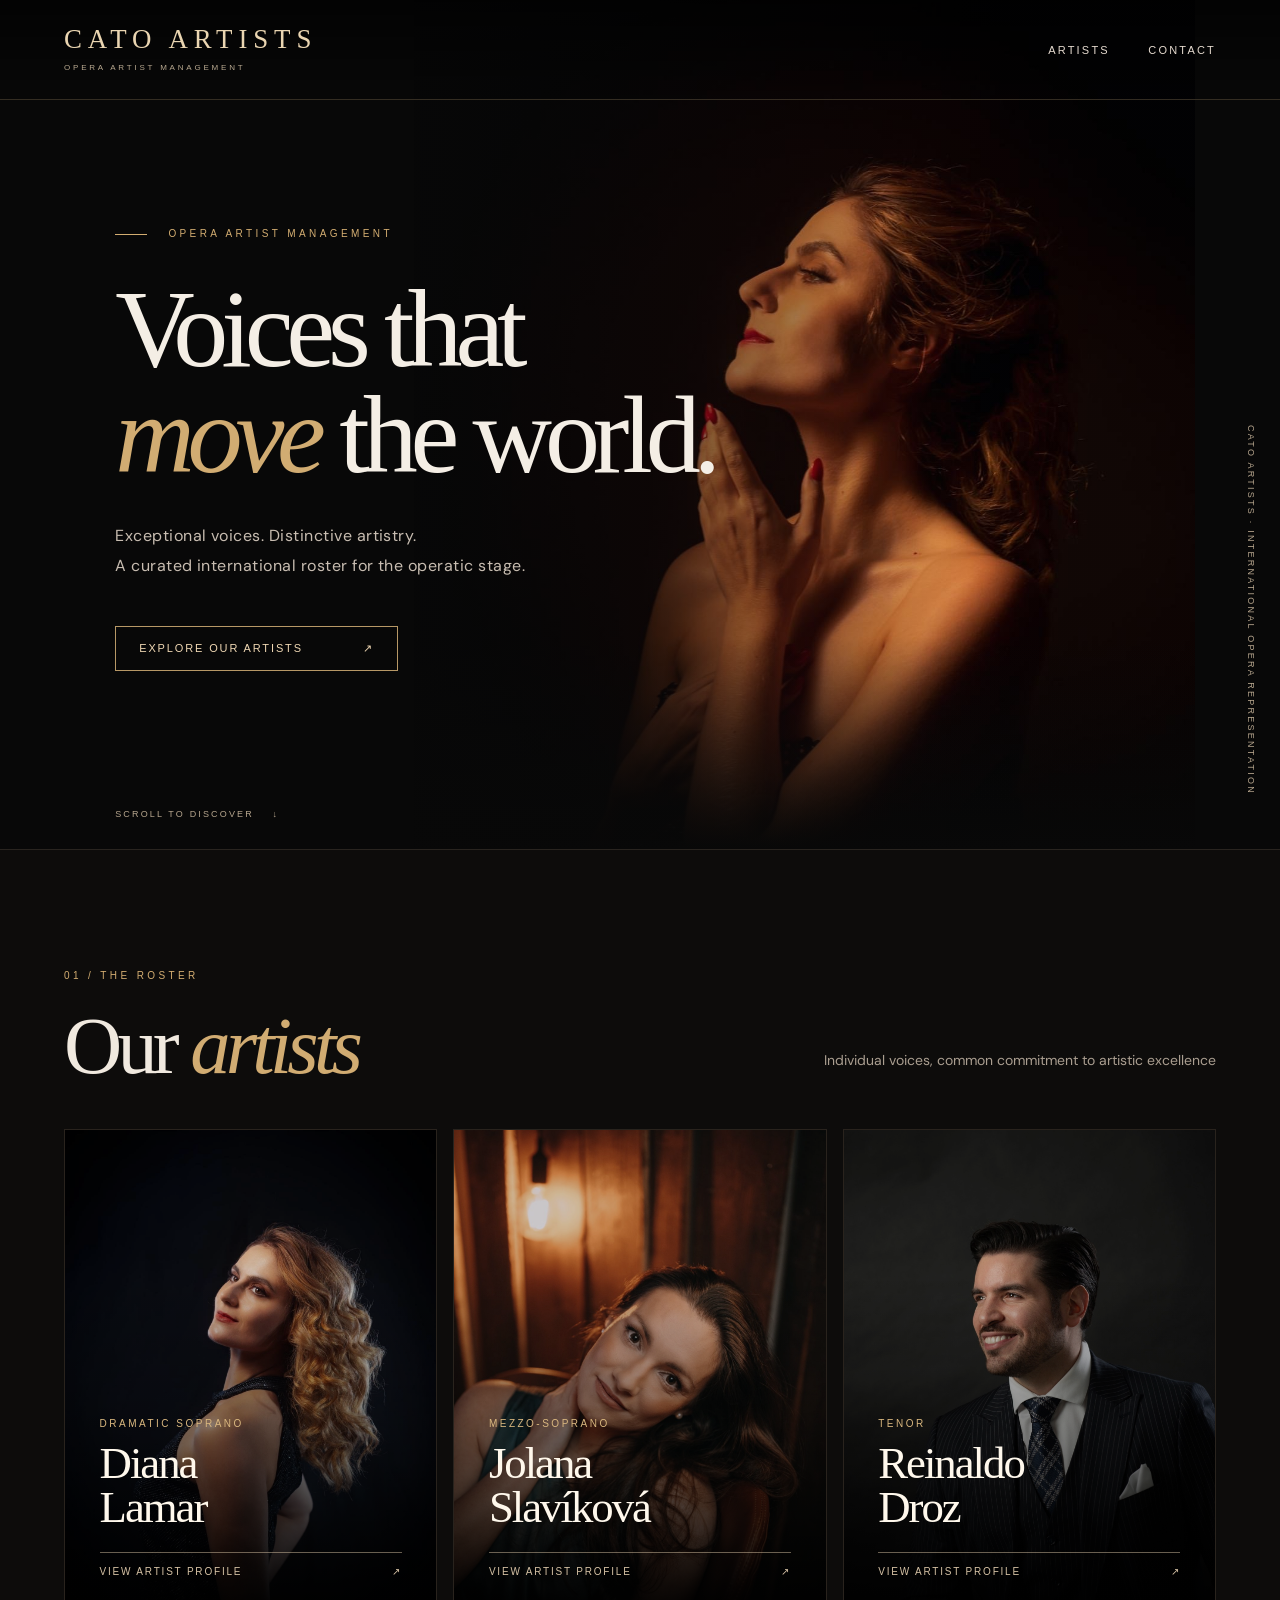
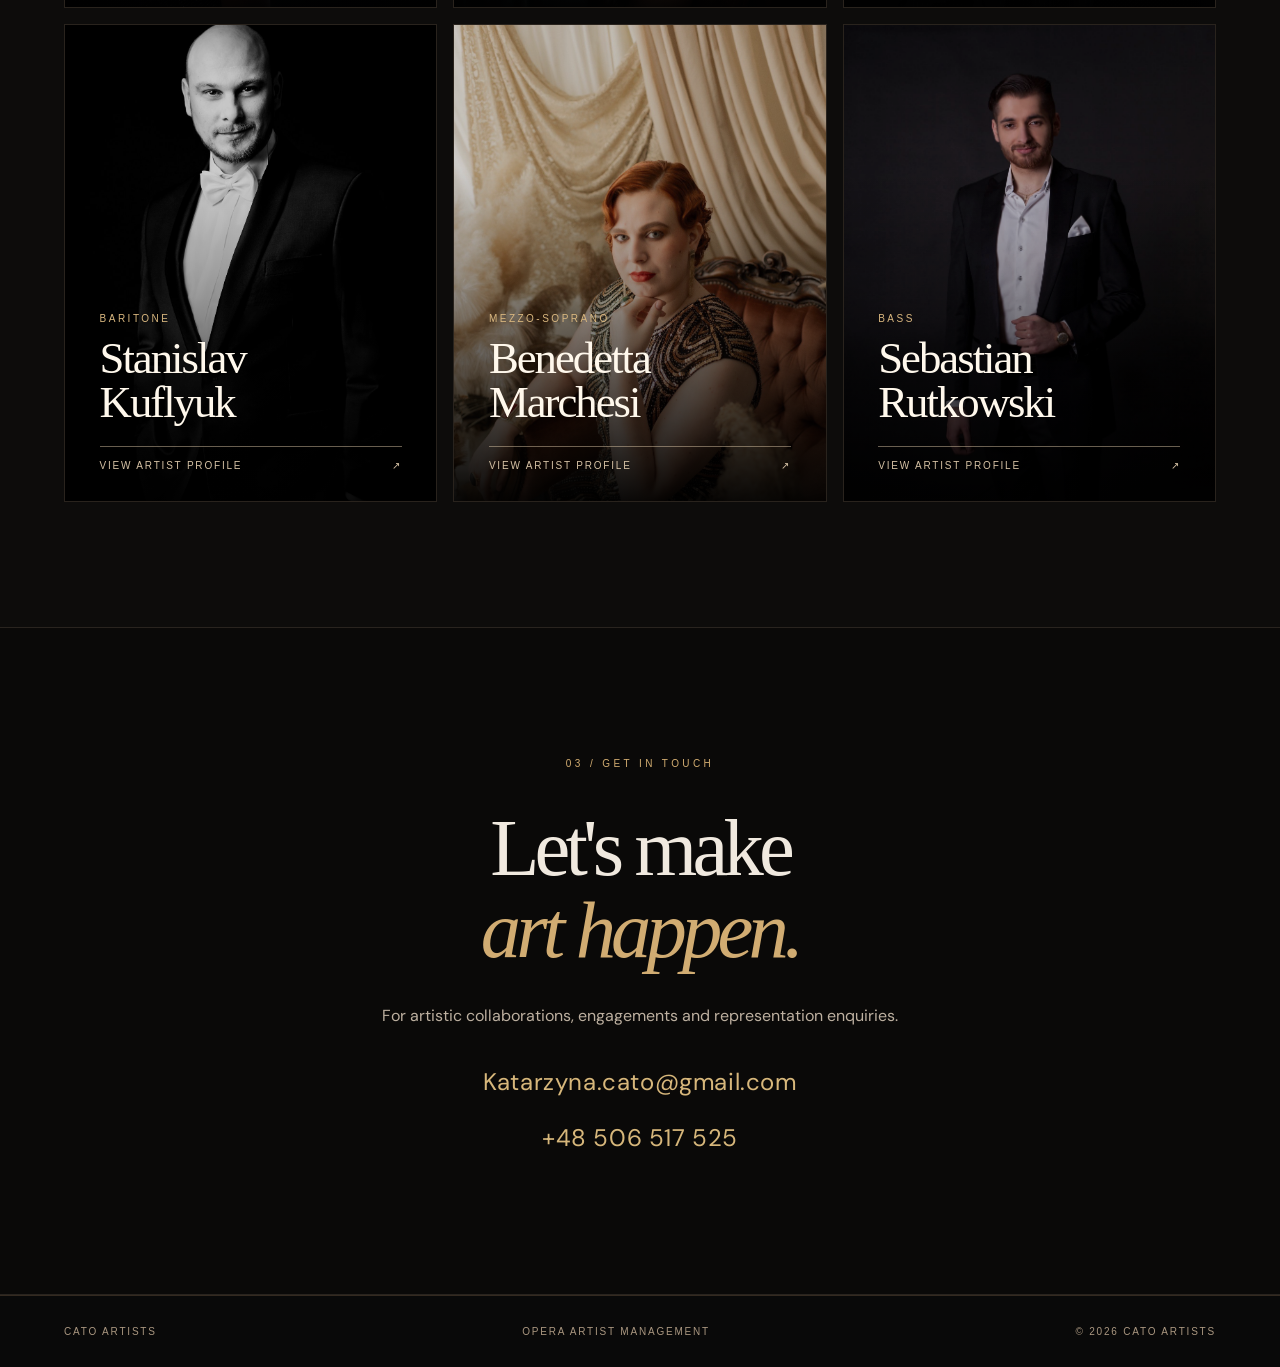
<file: index.html>
<!DOCTYPE html>

<html lang="en"><head><meta charset="utf-8"/><meta content="width=device-width, initial-scale=1" name="viewport"/><meta content="CATO ARTISTS — independent opera artist management representing a curated roster of international singers." name="description"/><title>CATO ARTISTS — Opera Artist Management</title><link href="style.css" rel="stylesheet"/></head><body class="home-page"><header class="home-header"><a class="home-brand" href="index.html">CATO <span>ARTISTS</span><small>OPERA ARTIST MANAGEMENT</small></a><nav aria-label="Main navigation" class="home-nav"><a href="#artists">Artists</a><a href="#contact">Contact</a></nav></header><main><section aria-label="CATO ARTISTS introduction" class="home-hero"><div aria-label="Dramatic portrait of soprano Diana Lamar" class="home-hero-image" role="img"></div><div class="home-hero-content"><div class="home-kicker"><span class="home-kicker-line"></span> <span data-cms-text="home_kicker">OPERA ARTIST MANAGEMENT</span></div><h1><span data-cms-text="home_hero_start">Voices that</span><br/><em data-cms-text="text_1">move</em> <span data-cms-text="home_hero_end">the world.</span></h1><p><span data-cms-text="home_subtitle_a">Exceptional voices. Distinctive artistry.</span><br/><span data-cms-text="home_subtitle_b">A curated international roster for the operatic stage.</span></p><a class="home-cta" href="#artists">Explore our artists <span aria-hidden="true" data-cms-text="text_2">↗</span></a></div><span class="home-hero-side" data-cms-text="text_3">CATO ARTISTS · INTERNATIONAL OPERA REPRESENTATION</span><a class="home-scroll" href="#artists">SCROLL TO DISCOVER <span aria-hidden="true" data-cms-text="text_4">↓</span></a></section><section class="home-roster" id="artists"><div class="home-section-heading"><div><span class="home-overline" data-cms-text="text_5">01 / THE ROSTER</span><h2>Our <em data-cms-text="text_6">artists</em></h2></div><p data-cms-text="home_roster_subtitle">Individual voices, common commitment to artistic excellence</p></div><div class="roster-grid"><a aria-label="View Diana Lamar's profile" class="roster-card" href="diana-lamar.html"><img alt="Portrait of Diana Lamar" data-cms-image="image_1" loading="lazy" src="images/diana-lamar/portrait-5.jpg"/><span class="roster-shade"></span><span class="roster-info"><span class="roster-voice" data-cms-text="text_8">Dramatic Soprano</span><strong>Diana<br/>Lamar</strong><span class="roster-link">View artist profile <span aria-hidden="true" data-cms-text="text_9">↗</span></span></span></a>
<a aria-label="View Jolana Slavíková's profile" class="roster-card" href="jolana-slavikova.html"><img alt="Portrait of Jolana Slavíková" data-cms-image="image_2" loading="lazy" src="images/jolana-slavikova/portrait-3.jpg"/><span class="roster-shade"></span><span class="roster-info"><span class="roster-voice" data-cms-text="text_11">Mezzo-Soprano</span><strong>Jolana<br/>Slavíková</strong><span class="roster-link">View artist profile <span aria-hidden="true" data-cms-text="text_12">↗</span></span></span></a>
<a aria-label="View Reinaldo Droz's profile" class="roster-card" href="reinaldo-droz.html"><img alt="Portrait of Reinaldo Droz" data-cms-image="image_3" loading="lazy" src="images/reinaldo-droz/portrait-3.jpg"/><span class="roster-shade"></span><span class="roster-info"><span class="roster-voice" data-cms-text="text_14">Tenor</span><strong>Reinaldo<br/>Droz</strong><span class="roster-link">View artist profile <span aria-hidden="true" data-cms-text="text_15">↗</span></span></span></a>
<a aria-label="View Stanislav Kuflyuk's profile" class="roster-card" href="stanislav-kuflyuk.html"><img alt="Portrait of Stanislav Kuflyuk" data-cms-image="image_4" loading="lazy" src="images/stanislav-kuflyuk/portrait-1.jpg"/><span class="roster-shade"></span><span class="roster-info"><span class="roster-voice" data-cms-text="text_17">Baritone</span><strong>Stanislav<br/>Kuflyuk</strong><span class="roster-link">View artist profile <span aria-hidden="true" data-cms-text="text_18">↗</span></span></span></a>
<a aria-label="View Benedetta Marchesi's profile" class="roster-card" href="benedetta-marchesi.html"><img alt="Portrait of Benedetta Marchesi" data-cms-image="image_5" loading="lazy" src="images/benedetta-marchesi/portrait-2.jpg"/><span class="roster-shade"></span><span class="roster-info"><span class="roster-voice" data-cms-text="text_20">Mezzo-Soprano</span><strong>Benedetta<br/>Marchesi</strong><span class="roster-link">View artist profile <span aria-hidden="true" data-cms-text="text_21">↗</span></span></span></a>
<a aria-label="View Sebastian Rutkowski's profile" class="roster-card" href="sebastian-rutkowski.html"><img alt="Portrait of Sebastian Rutkowski" data-cms-image="image_6" loading="lazy" src="images/sebastian-rutkowski/portrait-2.jpg"/><span class="roster-shade"></span><span class="roster-info"><span class="roster-voice" data-cms-text="text_23">Bass</span><strong>Sebastian<br/>Rutkowski</strong><span class="roster-link">View artist profile <span aria-hidden="true" data-cms-text="text_24">↗</span></span></span></a></div></section><section class="home-contact" id="contact"><span class="home-overline" data-cms-text="text_30">03 / GET IN TOUCH</span><h2>Let's make<br/><em data-cms-text="text_31">art happen.</em></h2><p data-cms-text="text_32">For artistic collaborations, engagements and representation enquiries.</p><div class="agency-contact-details"><a data-cms-href="link_14" data-cms-text="text_33" href="mailto:Katarzyna.cato@gmail.com">Katarzyna.cato@gmail.com</a><a data-cms-href="link_15" data-cms-text="text_34" href="tel:+48506517525">+48 506 517 525</a></div></section></main><footer class="home-footer"><span>CATO ARTISTS</span><span>OPERA ARTIST MANAGEMENT</span><span>© 2026 CATO ARTISTS</span></footer><script defer="True" src="cms-content.js"></script></body></html>
</file>
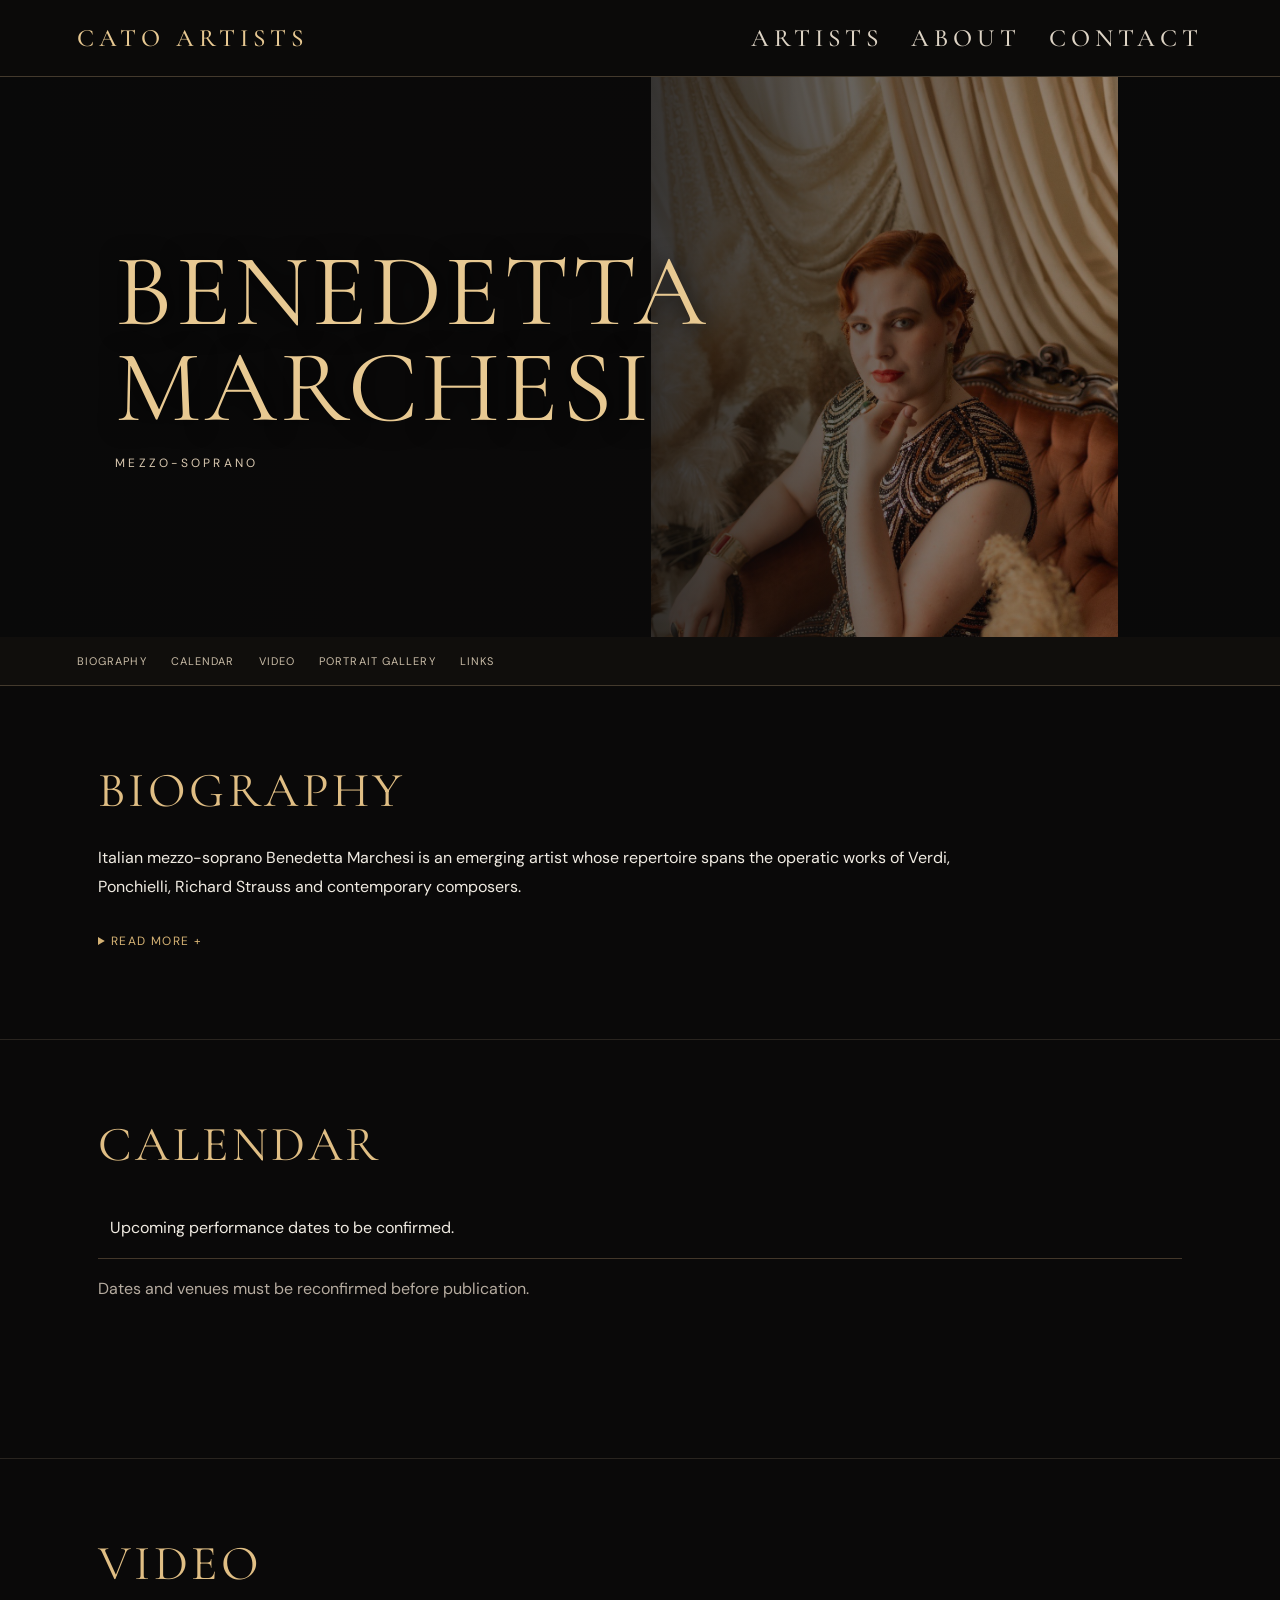
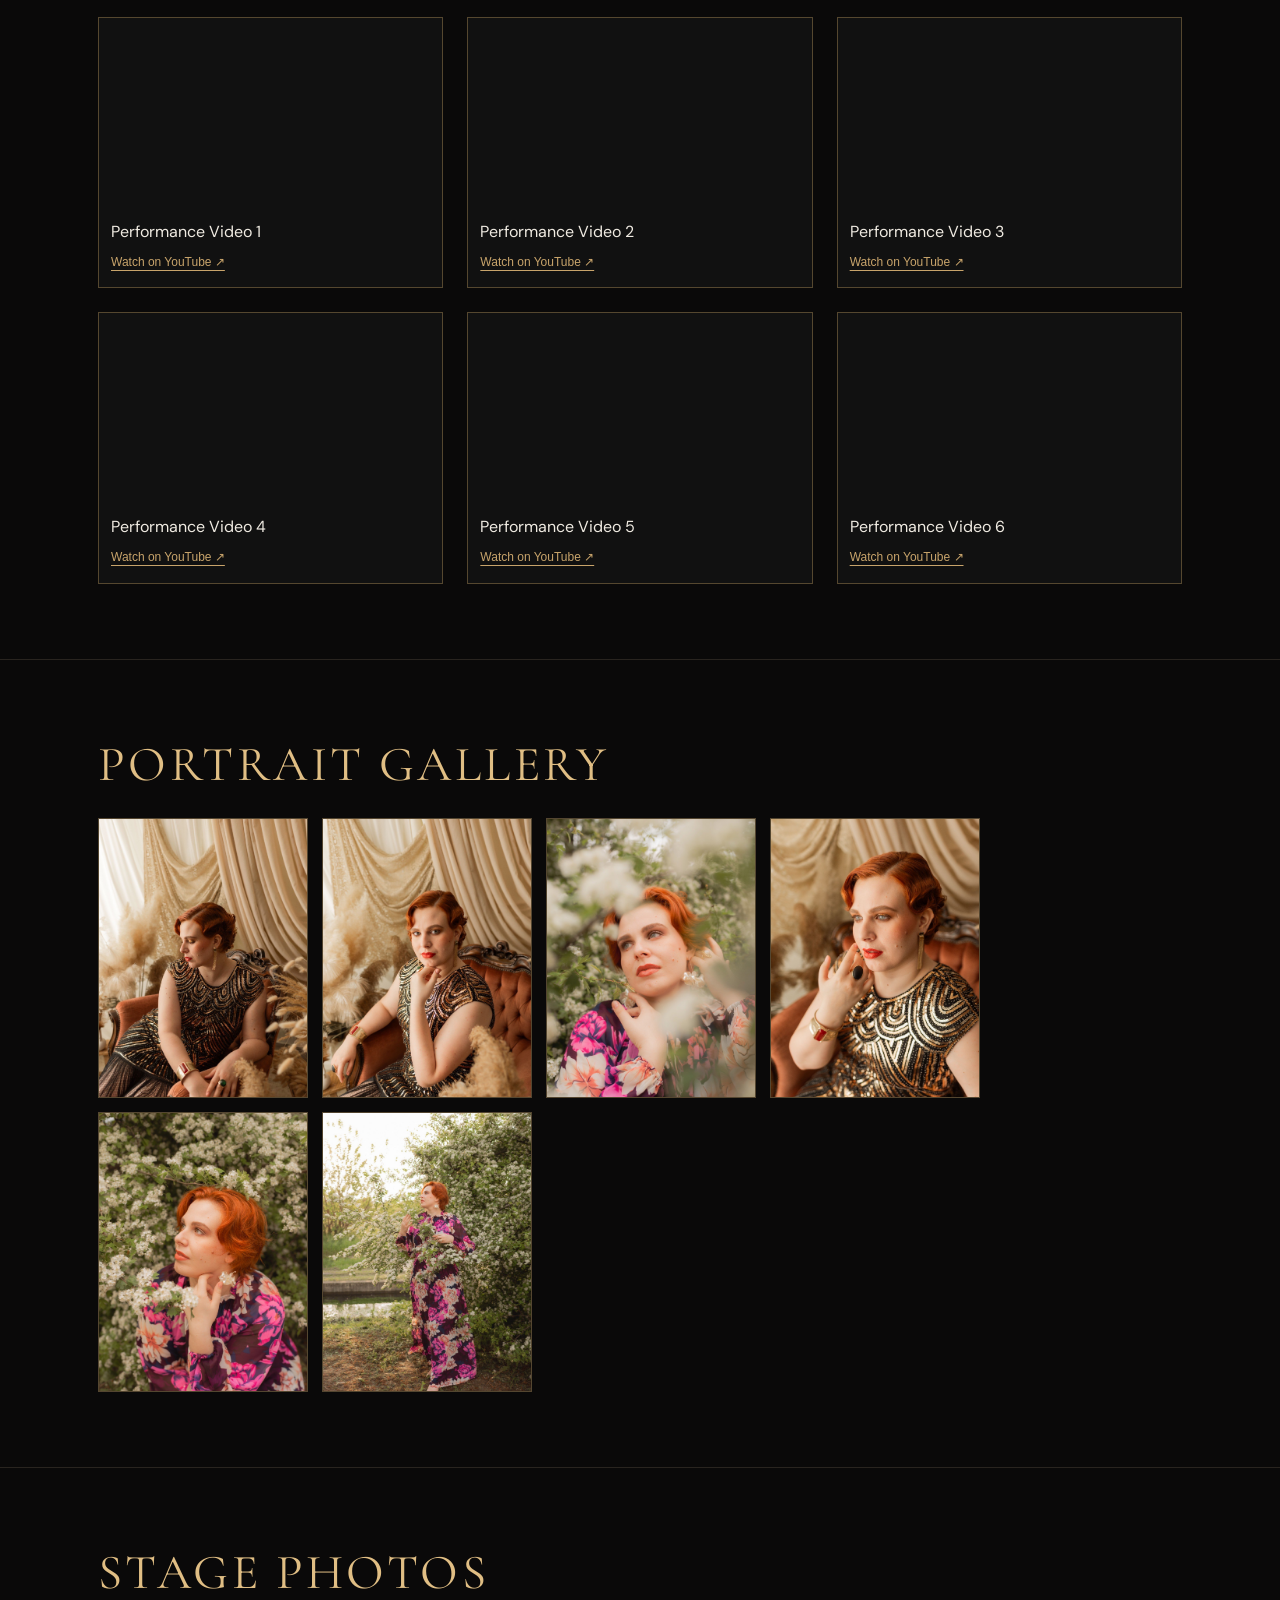
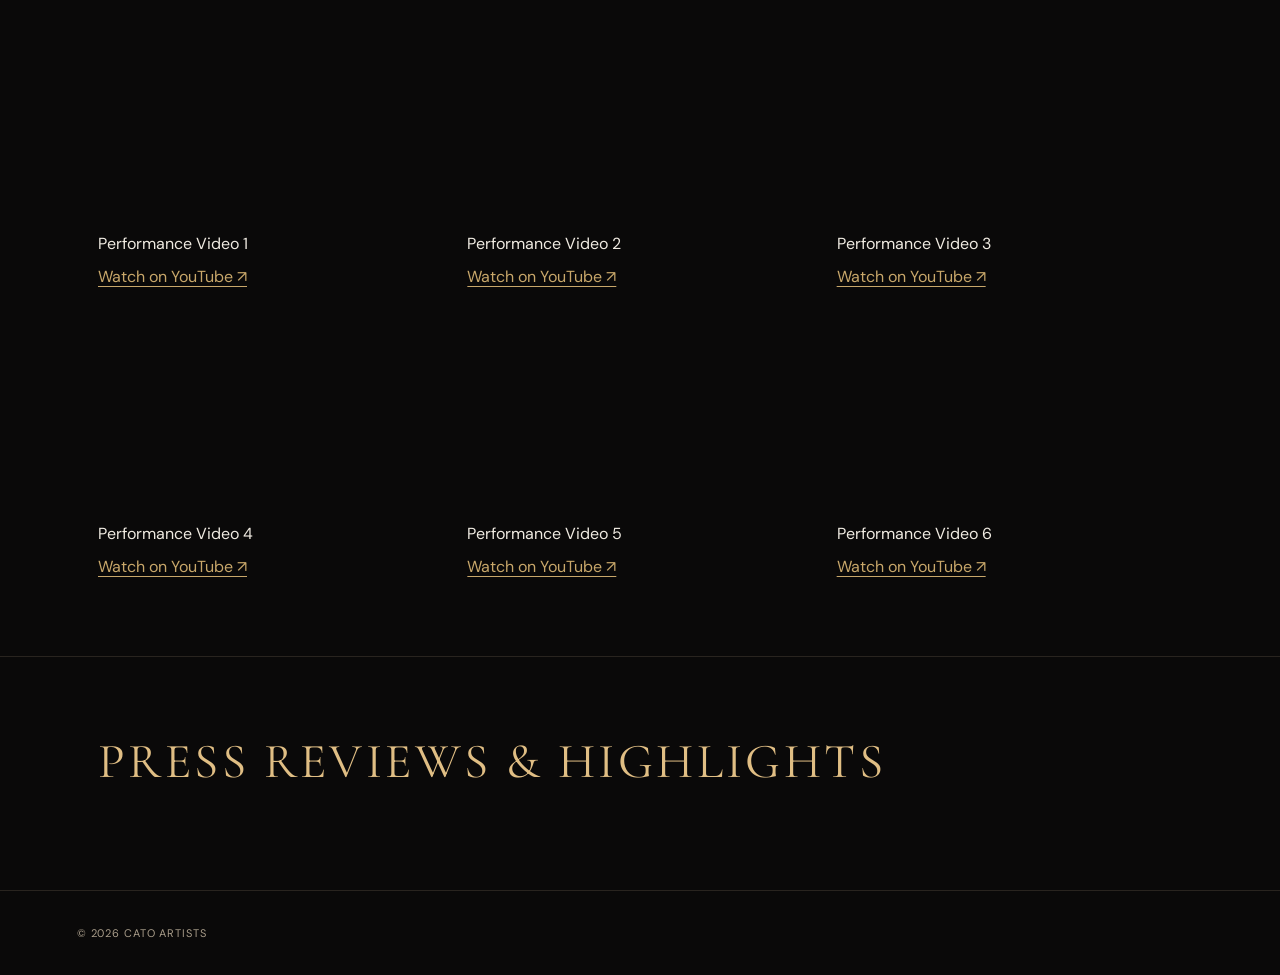
<file: benedetta-marchesi.html>
<!DOCTYPE html>

<html lang="en"><head><meta charset="utf-8"/><meta content="width=device-width,initial-scale=1" name="viewport"/><title>Benedetta Marchesi | CATO ARTISTS</title><link href="style.css" rel="stylesheet"/></head><body><header><a href="index.html">CATO ARTISTS</a><div class="top-links"><a href="index.html#artists">Artists</a><a href="index.html#about">About</a><a href="index.html#contact">Contact</a></div></header><div class="hero benedetta-hero"><div><h1 data-cms-text="text_1">BENEDETTA MARCHESI</h1><div class="voice">Mezzo-soprano</div></div></div><nav><a href="#biography">Biography</a><a href="#calendar">Calendar</a><a href="#video">Video</a><a href="#portraits">Portrait Gallery</a><a href="#links">Links</a></nav><section id="biography"><div class="wrap"><h2 data-cms-text="text_2">Biography</h2><p data-cms-text="text_3">Italian mezzo-soprano Benedetta Marchesi is an emerging artist whose repertoire spans the operatic works of Verdi, Ponchielli, Richard Strauss and contemporary composers.</p><details><summary>Read more +</summary><p data-cms-text="text_4">Her recent engagements include Die Zweite Magd in Richard Strauss’ Elektra at Teatro Verdi di Trieste in June 2026, conducted by Enrico Calesso and directed by Marco Filiberti, and Flora Bervoix in Verdi’s La traviata at the Ho Guom Opera House in Hanoi in July 2026, under Vanessa Benelli Mosell and Arnaud Bernard.</p><p data-cms-text="text_5">In February 2025, she appeared as La Cieca in Ponchielli’s La Gioconda at Teatro Lirico di Cagliari, conducted by Fabio Mastrangelo and directed by Filippo Tonon. In December 2024, she performed Flora Bervoix in La traviata at Teatro Nuovo Giovanni da Udine.</p><p data-cms-text="text_6">In 2024, Marchesi made her debut at Teatro dell’Opera di Roma in the world premiere of Silvia Colasanti’s L’ultimo viaggio di Sindbad, directed by Luca Micheletti and conducted by Enrico Pagano.</p><p data-cms-text="text_7">Born in the province of Bergamo, Italy, Marchesi began studying piano and music theory as a child, and developed her artistry through choral singing before graduating summa cum laude with a Master’s degree in Opera Singing.</p><p data-cms-text="text_8">Her distinctions include the Pauline Viardot Prize at the 17th Ruggero Leoncavallo International Opera Competition, Third Prize and the Audience Award at the 9th Felice Lattuada International Opera Singing Competition, and a scholarship for advanced vocal studies at the University of Southern Maine in Portland.</p><p data-cms-text="text_9">Marchesi has also worked as a singer, actress and arranger on interdisciplinary projects, including the soundtrack to Gabriele Fabbro’s film Trifole. She continues her advanced vocal studies with tenor Marco Berti.</p></details></div></section><section id="calendar"><div class="wrap"><h2 data-cms-text="text_10">Calendar</h2><table class="calendar"><tr><td colspan="3">Upcoming performance dates to be confirmed.</td></tr></table><p class="muted" data-cms-text="text_11">Dates and venues must be reconfirmed before publication.</p></div><div id="cms-calendar-list"></div></section><section id="video"><div class="wrap"><h2 data-cms-text="text_12">Video</h2><div class="tiles"><div class="video-card"><iframe allow="accelerometer; autoplay; clipboard-write; encrypted-media; gyroscope; picture-in-picture; web-share" allowfullscreen="" data-cms-url="video_1" loading="lazy" src="https://www.youtube-nocookie.com/embed/Ofb8SBFbZrU" title="Benedetta Marchesi — Performance video 1"></iframe><p data-cms-text="text_13">Performance Video 1</p><a data-cms-href="link_9" data-cms-text="text_14" href="https://www.youtube.com/watch?v=Ofb8SBFbZrU" rel="noopener noreferrer" target="_blank">Watch on YouTube ↗</a></div><div class="video-card"><iframe allow="accelerometer; autoplay; clipboard-write; encrypted-media; gyroscope; picture-in-picture; web-share" allowfullscreen="" data-cms-url="video_2" loading="lazy" src="https://www.youtube-nocookie.com/embed/Zg5YnvewwBA" title="Benedetta Marchesi — Performance video 2"></iframe><p data-cms-text="text_15">Performance Video 2</p><a data-cms-href="link_10" data-cms-text="text_16" href="https://www.youtube.com/watch?v=Zg5YnvewwBA" rel="noopener noreferrer" target="_blank">Watch on YouTube ↗</a></div><div class="video-card"><iframe allow="accelerometer; autoplay; clipboard-write; encrypted-media; gyroscope; picture-in-picture; web-share" allowfullscreen="" data-cms-url="video_3" loading="lazy" src="https://www.youtube-nocookie.com/embed/3W6LnbmYIo0" title="Benedetta Marchesi — Performance video 3"></iframe><p data-cms-text="text_17">Performance Video 3</p><a data-cms-href="link_11" data-cms-text="text_18" href="https://www.youtube.com/watch?v=3W6LnbmYIo0" rel="noopener noreferrer" target="_blank">Watch on YouTube ↗</a></div><div class="video-card"><iframe allow="accelerometer; autoplay; clipboard-write; encrypted-media; gyroscope; picture-in-picture; web-share" allowfullscreen="" data-cms-url="video_4" loading="lazy" src="https://www.youtube-nocookie.com/embed/o7xOXp3SbHE" title="Benedetta Marchesi — Performance video 4"></iframe><p data-cms-text="text_19">Performance Video 4</p><a data-cms-href="link_12" data-cms-text="text_20" href="https://www.youtube.com/watch?v=o7xOXp3SbHE" rel="noopener noreferrer" target="_blank">Watch on YouTube ↗</a></div><div class="video-card"><iframe allow="accelerometer; autoplay; clipboard-write; encrypted-media; gyroscope; picture-in-picture; web-share" allowfullscreen="" data-cms-url="video_5" loading="lazy" src="https://www.youtube-nocookie.com/embed/DgiZcQC7Wjo" title="Benedetta Marchesi — Performance video 5"></iframe><p data-cms-text="text_21">Performance Video 5</p><a data-cms-href="link_13" data-cms-text="text_22" href="https://www.youtube.com/watch?v=DgiZcQC7Wjo" rel="noopener noreferrer" target="_blank">Watch on YouTube ↗</a></div><div class="video-card"><iframe allow="accelerometer; autoplay; clipboard-write; encrypted-media; gyroscope; picture-in-picture; web-share" allowfullscreen="" data-cms-url="video_6" loading="lazy" src="https://www.youtube-nocookie.com/embed/24eoZLfMqOw" title="Benedetta Marchesi — Performance video 6"></iframe><p data-cms-text="text_23">Performance Video 6</p><a data-cms-href="link_14" data-cms-text="text_24" href="https://www.youtube.com/watch?v=24eoZLfMqOw" rel="noopener noreferrer" target="_blank">Watch on YouTube ↗</a></div></div></div></section><section id="portraits"><div class="wrap"><h2 data-cms-text="text_25">Portrait Gallery</h2><div class="tiles"><a aria-label="Open Benedetta Marchesi portrait 1" class="portrait-link" href="images/benedetta-marchesi/portrait-1.jpg" target="_blank"><img alt="Benedetta Marchesi — portrait 1" data-cms-image="image_1" loading="lazy" src="images/benedetta-marchesi/portrait-1.jpg"/></a><a aria-label="Open Benedetta Marchesi portrait 2" class="portrait-link" href="images/benedetta-marchesi/portrait-2.jpg" target="_blank"><img alt="Benedetta Marchesi — portrait 2" data-cms-image="image_2" loading="lazy" src="images/benedetta-marchesi/portrait-2.jpg"/></a><a aria-label="Open Benedetta Marchesi portrait 3" class="portrait-link" href="images/benedetta-marchesi/portrait-3.jpg" target="_blank"><img alt="Benedetta Marchesi — portrait 3" data-cms-image="image_3" loading="lazy" src="images/benedetta-marchesi/portrait-3.jpg"/></a><a aria-label="Open Benedetta Marchesi portrait 4" class="portrait-link" href="images/benedetta-marchesi/portrait-4.jpg" target="_blank"><img alt="Benedetta Marchesi — portrait 4" data-cms-image="image_4" loading="lazy" src="images/benedetta-marchesi/portrait-4.jpg"/></a><a aria-label="Open Benedetta Marchesi portrait 5" class="portrait-link" href="images/benedetta-marchesi/portrait-5.jpg" target="_blank"><img alt="Benedetta Marchesi — portrait 5" data-cms-image="image_5" loading="lazy" src="images/benedetta-marchesi/portrait-5.jpg"/></a><a aria-label="Open Benedetta Marchesi portrait 6" class="portrait-link" href="images/benedetta-marchesi/portrait-6.jpg" target="_blank"><img alt="Benedetta Marchesi — portrait 6" data-cms-image="image_6" loading="lazy" src="images/benedetta-marchesi/portrait-6.jpg"/></a></div></div></section><section class="artist-gallery-section" hidden="" id="artist-gallery"><div class="wrap"><h2>Stage Photos</h2><div class="cato-carousel"><button aria-label="Previous photo" class="carousel-arrow prev" type="button">‹</button><div class="cato-carousel-track"></div><button aria-label="Next photo" class="carousel-arrow next" type="button">›</button></div><div class="gallery-video-grid"></div></div></section><section id="press"><div class="wrap"><h2>Press Reviews &amp; Highlights</h2></div><div id="cms-reviews-list"></div></section><section id="links" class="artist-links-section"><div class="wrap"><h2>Links</h2><div id="cms-artist-links" class="artist-links-grid"></div></div></section><footer>© 2026 CATO ARTISTS</footer><script defer="True" src="cms-content.js"></script></body></html>
</file>
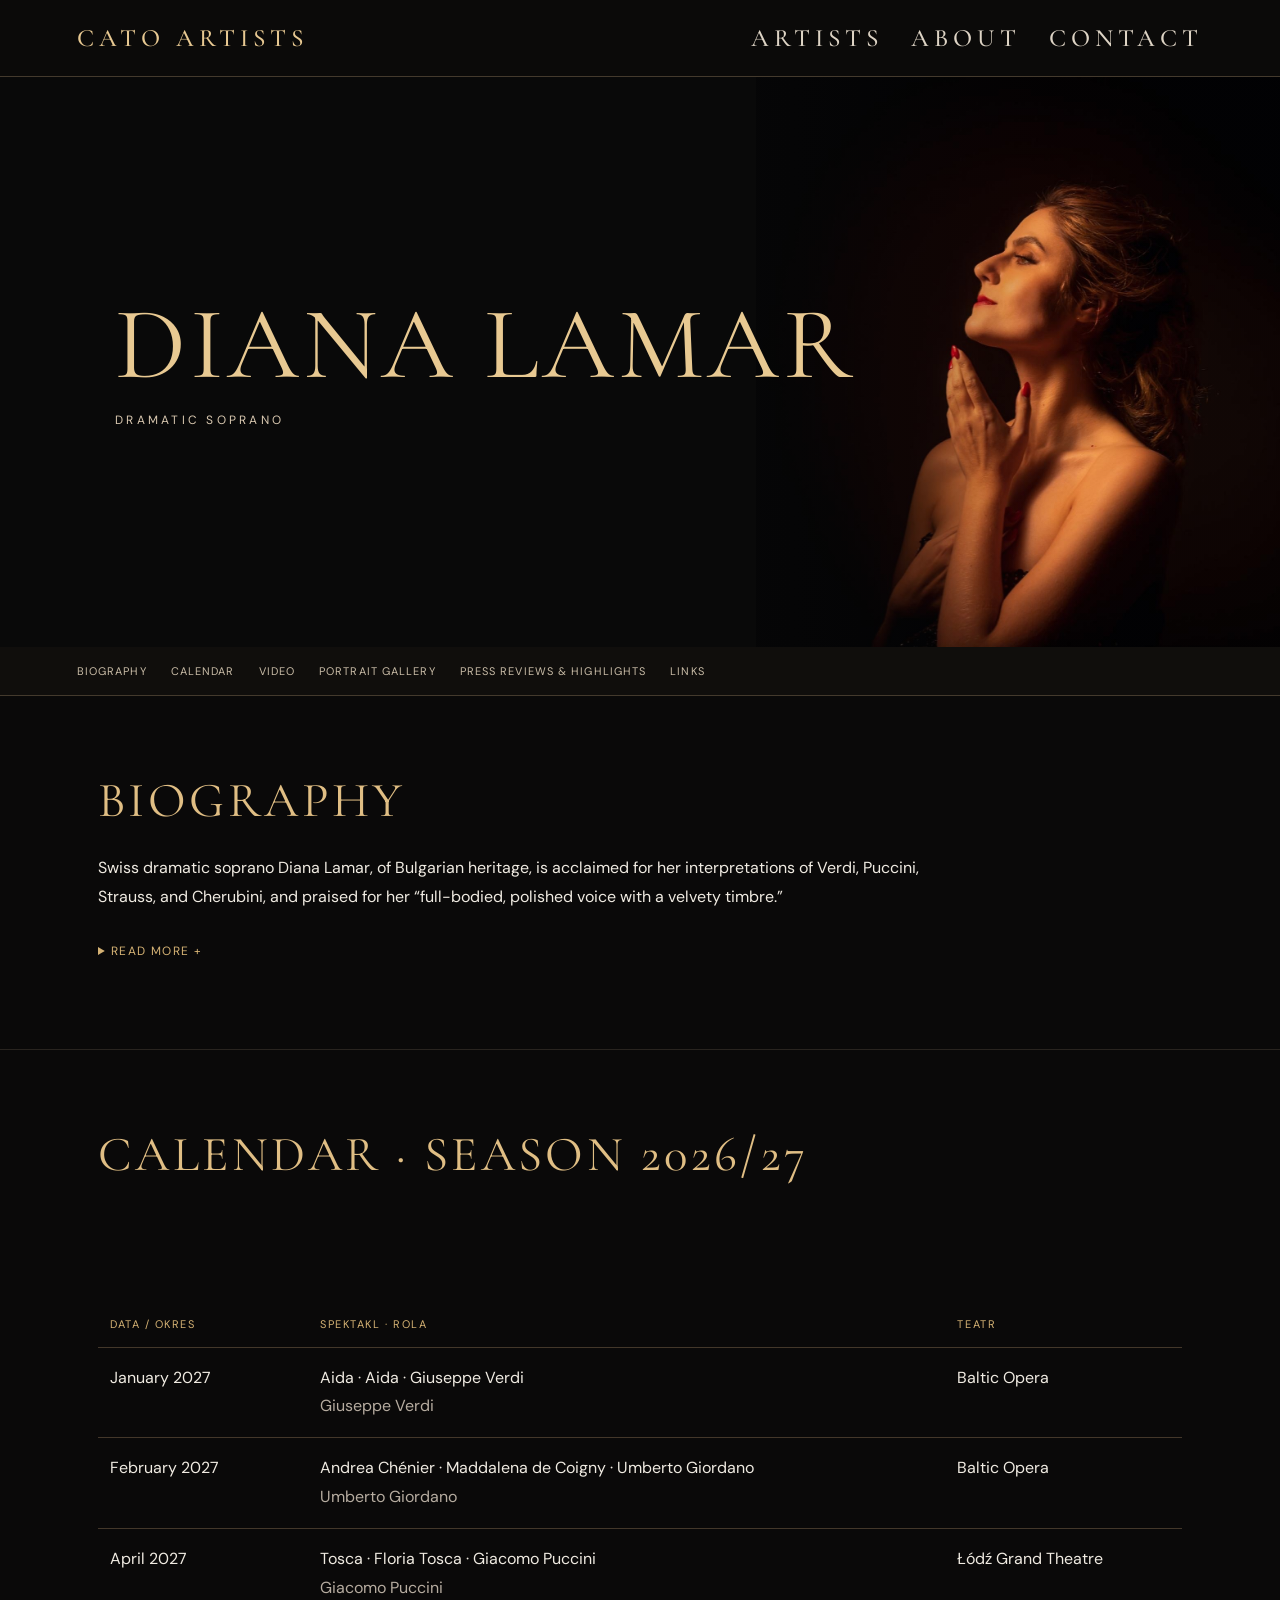
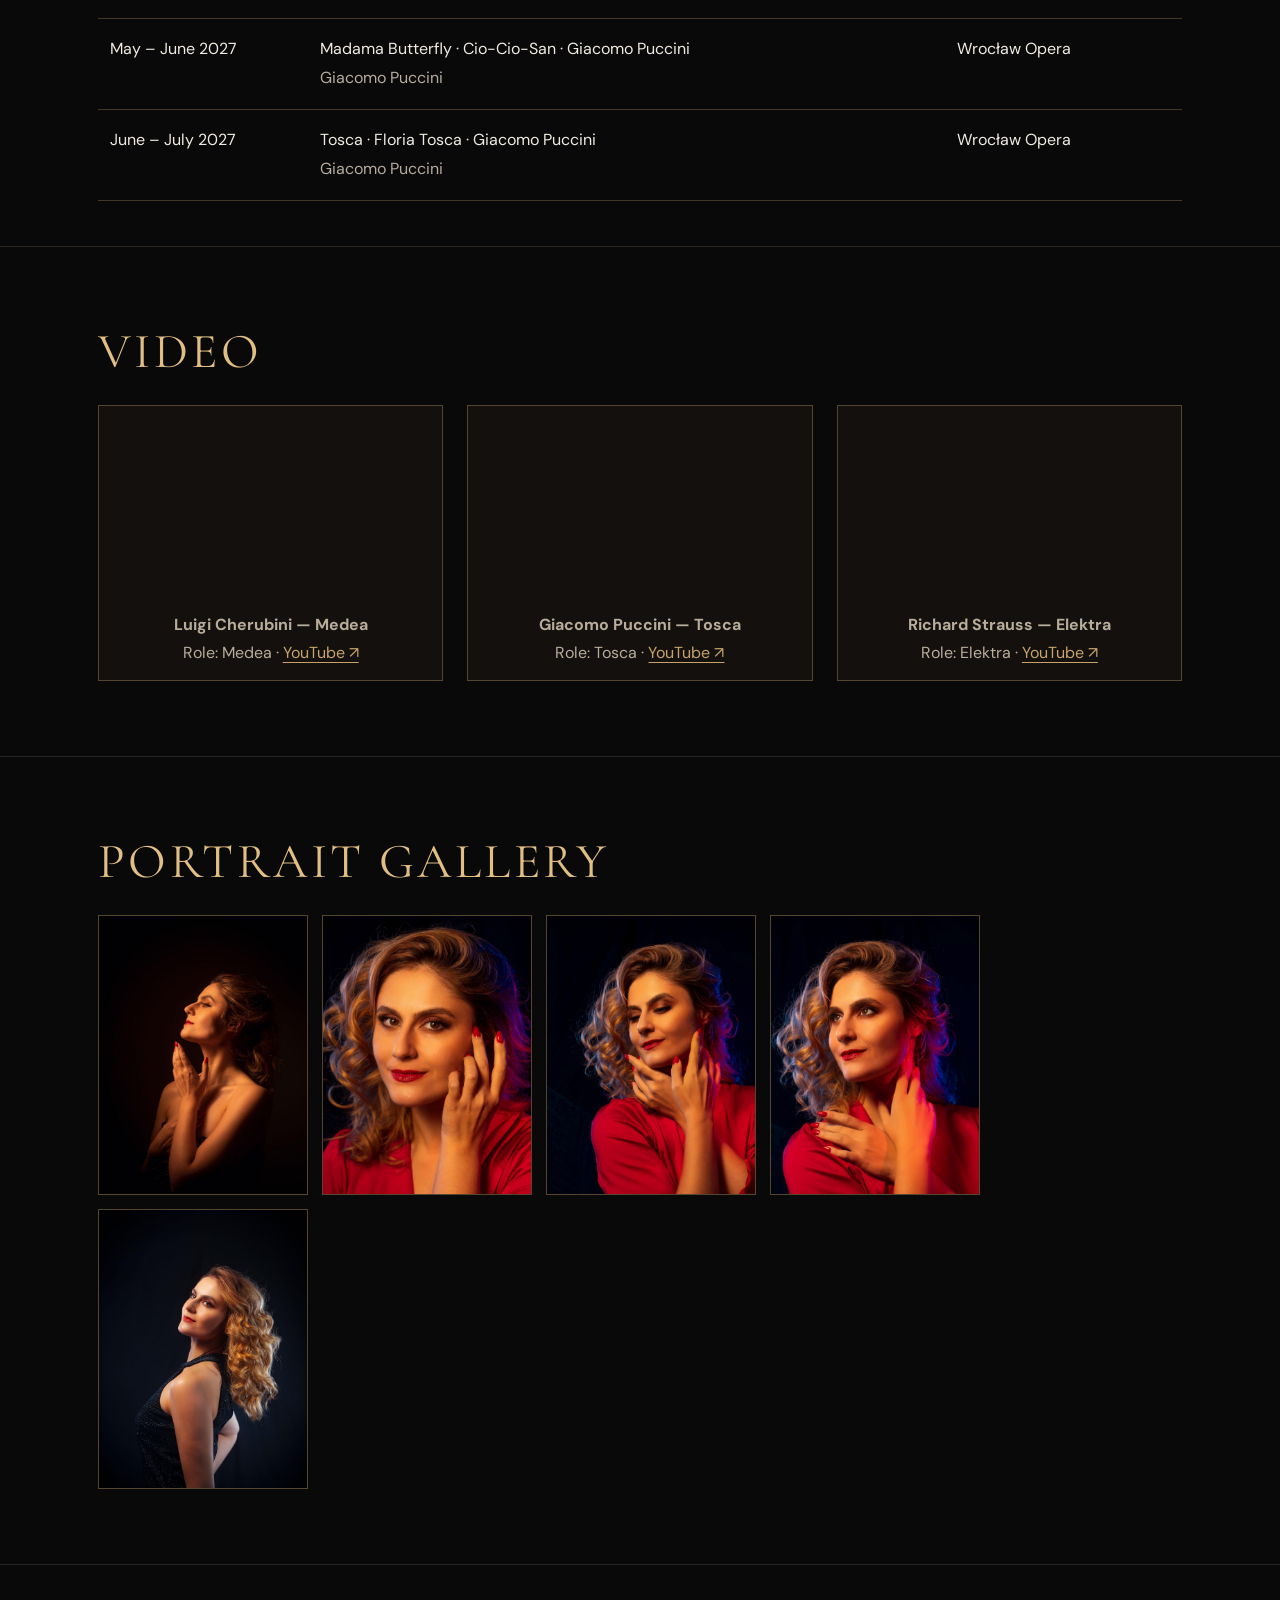
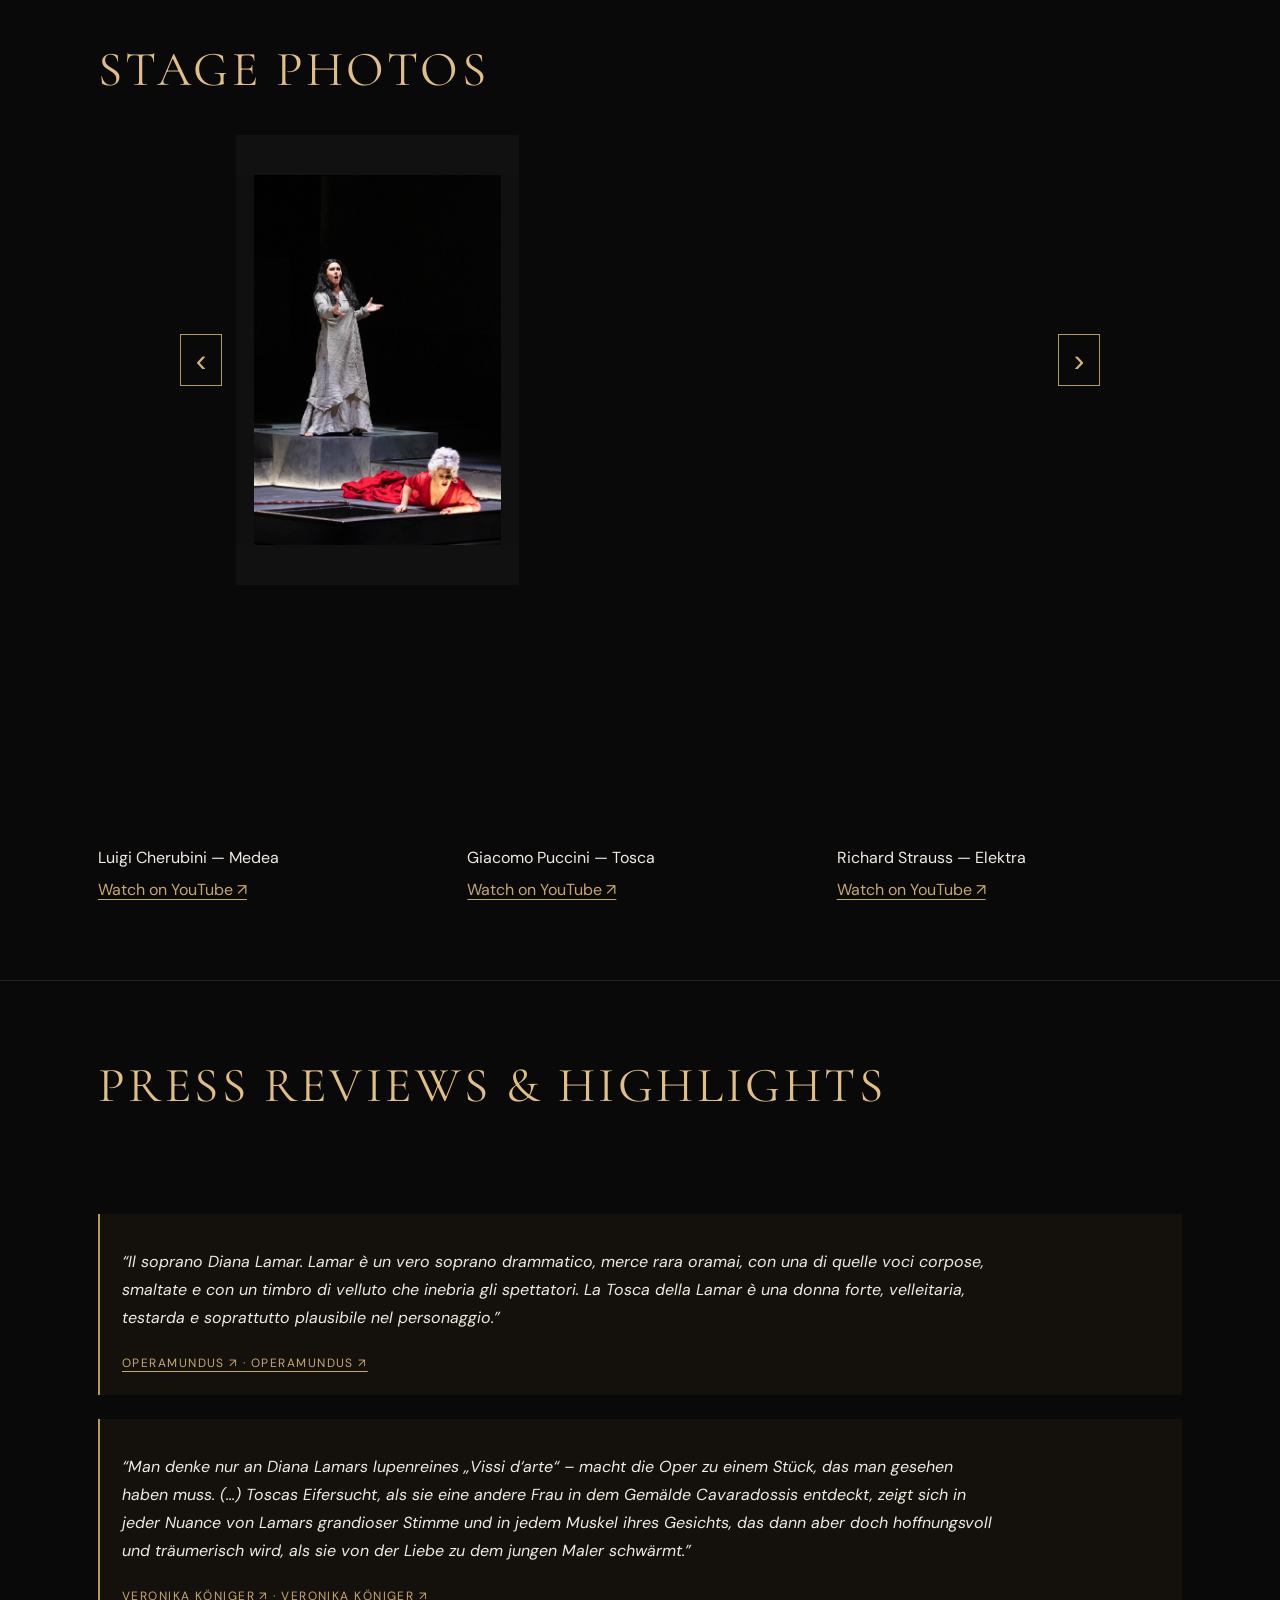
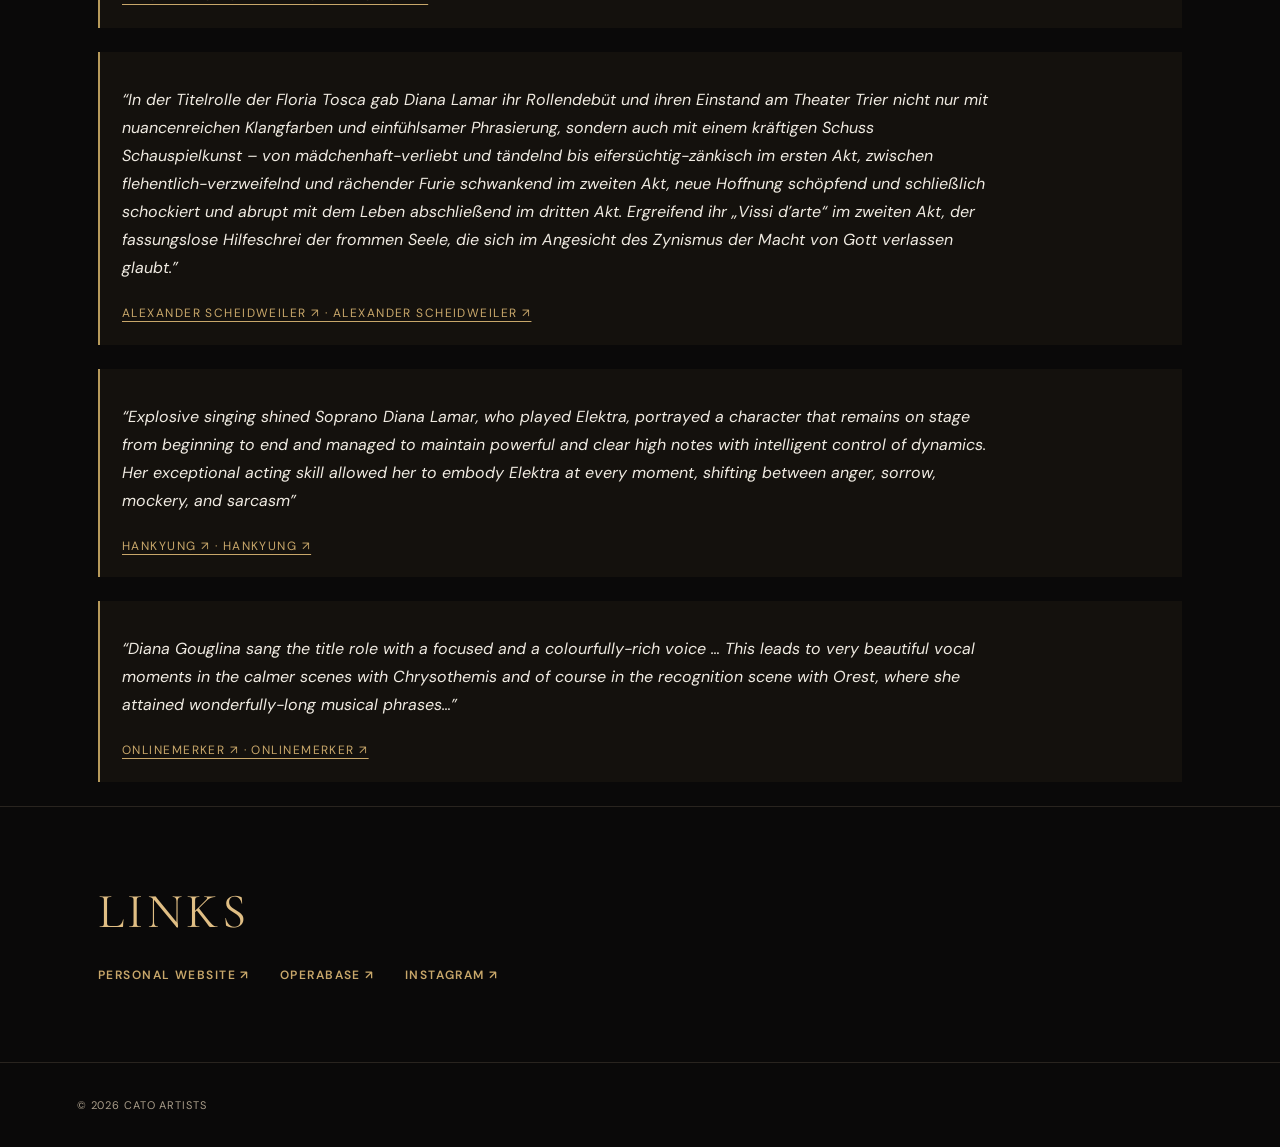
<file: diana-lamar.html>
<!DOCTYPE html>

<html lang="en"><head><meta charset="utf-8"/><meta content="width=device-width,initial-scale=1" name="viewport"/><title>Diana Lamar | CATO ARTISTS</title><link href="style.css" rel="stylesheet"/></head><body><header><a href="index.html">CATO ARTISTS</a><div class="top-links"><a href="index.html#artists">Artists</a><a href="index.html#about">About</a><a href="index.html#contact">Contact</a></div></header><div class="hero diana-hero"><div><h1 data-cms-text="text_1">DIANA LAMAR</h1><div class="voice">Dramatic soprano</div></div></div><nav><a href="#biography">Biography</a><a href="#calendar">Calendar</a><a href="#video">Video</a><a href="#portraits">Portrait Gallery</a><a href="#press">Press Reviews &amp; Highlights</a><a href="#links">Links</a></nav><section id="biography"><div class="wrap"><h2 data-cms-text="text_2">Biography</h2><p data-cms-text="text_3">Swiss dramatic soprano Diana Lamar, of Bulgarian heritage, is acclaimed for her interpretations of Verdi, Puccini, Strauss, and Cherubini, and praised for her “full-bodied, polished voice with a velvety timbre.”</p><details><summary>Read more +</summary><p data-cms-text="text_4">Highlights of her 2026/27 season include Elektra at Teatro Verdi Trieste, Aida in Graz and Gdansk, Katarina Ismailova in Stuttgart, Norma at the Palacio de Bellas Artes in Mexico City, and returns to Wrocław Opera as Tosca and Madama Butterfly as well as to Gdansk as Aida and Maddalena (Andrea Chénier).</p><p data-cms-text="text_5">Recent engagements include Elektra in Mexico City, Trieste, at the Festival Internacional Cervantino, and Daegu Opera House; Tosca in Wrocław, Modena, Lima, Trier, and Messina, as well as in The Seven Deaths of Maria Callas at Deutsche Oper Berlin. Other roles include Madama Butterfly, Senta (Der fliegende Holländer) at NCPA Beijing, Medea, and Lisa (The Queen of Spades).</p><p data-cms-text="text_6">In concert, her repertoire includes Strauss’ Vier letzte Lieder, Mahler’s Rückert-Lieder, and Verdi’s Requiem. She has collaborated with conductors and directors including Marcus Bosch, Christof Loy, Stefan Lano, Giancarlo Del Monaco, Marco Gandini, Plamen Kartalov, and Renata Scotto.</p><p data-cms-text="text_7">Diana Lamar holds Master’s degrees in Vocal Performance and Vocal Pedagogy from the Haute École de Musique de Genève. She is fluent in seven languages and is a recipient of the Maria Callas Tribute Prize (New York) and First Prize at the Concorso Internazionale per Cantanti Lirici “Città di Alcamo.”</p></details></div></section><section id="calendar"><div class="wrap"><h2 data-cms-text="text_8">Calendar · Season 2026/27</h2><table class="calendar"><thead><tr><th>Month</th><th>Production · Role</th><th>Opera House</th></tr></thead><tbody><tr><td>January 2027</td><td><em data-cms-text="text_9">Aida</em> · Aida<div class="muted" style="font-size:13px">Giuseppe Verdi</div></td><td>Baltic Opera</td></tr><tr><td>February 2027</td><td><em data-cms-text="text_10">Andrea Chénier</em> · Maddalena de Coigny<div class="muted" style="font-size:13px">Umberto Giordano</div></td><td>Baltic Opera</td></tr><tr><td>April 2027</td><td><em data-cms-text="text_11">Tosca</em> · Floria Tosca<div class="muted" style="font-size:13px">Giacomo Puccini</div></td><td>Łódź Grand Theatre</td></tr><tr><td>May – June 2027</td><td><em data-cms-text="text_12">Madama Butterfly</em> · Cio-Cio-San<div class="muted" style="font-size:13px">Giacomo Puccini</div></td><td>Wrocław Opera</td></tr><tr><td>June – July 2027</td><td><em data-cms-text="text_13">Tosca</em> · Floria Tosca<div class="muted" style="font-size:13px">Giacomo Puccini</div></td><td>Wrocław Opera</td></tr></tbody></table><p class="muted" data-cms-text="text_14">Performance dates will be announced as confirmed.</p></div><div id="cms-calendar-list"></div></section><section id="video"><div class="wrap"><h2 data-cms-text="text_15">Video</h2><div class="tiles"><div class="tile" style="padding:0;overflow:hidden;display:block"><iframe allow="accelerometer; autoplay; clipboard-write; encrypted-media; gyroscope; picture-in-picture; web-share" allowfullscreen="" data-cms-url="video_1" loading="lazy" src="https://www.youtube-nocookie.com/embed/2UC4ZVZDy9I" style="width:100%;aspect-ratio:16/9;border:0;display:block" title="Diana Lamar — Luigi Cherubini — Medea"></iframe><div style="padding:12px 16px"><strong data-cms-text="text_16">Luigi Cherubini — Medea</strong><br/>Role: Medea · <a data-cms-href="link_10" data-cms-text="text_17" href="https://youtu.be/2UC4ZVZDy9I" rel="noopener noreferrer" target="_blank">YouTube ↗</a></div></div><div class="tile" style="padding:0;overflow:hidden;display:block"><iframe allow="accelerometer; autoplay; clipboard-write; encrypted-media; gyroscope; picture-in-picture; web-share" allowfullscreen="" data-cms-url="video_2" loading="lazy" src="https://www.youtube-nocookie.com/embed/DMcT41-A-iQ" style="width:100%;aspect-ratio:16/9;border:0;display:block" title="Diana Lamar — Giacomo Puccini — Tosca"></iframe><div style="padding:12px 16px"><strong data-cms-text="text_18">Giacomo Puccini — Tosca</strong><br/>Role: Tosca · <a data-cms-href="link_11" data-cms-text="text_19" href="https://youtu.be/DMcT41-A-iQ" rel="noopener noreferrer" target="_blank">YouTube ↗</a></div></div><div class="tile" style="padding:0;overflow:hidden;display:block"><iframe allow="accelerometer; autoplay; clipboard-write; encrypted-media; gyroscope; picture-in-picture; web-share" allowfullscreen="" data-cms-url="video_3" loading="lazy" src="https://www.youtube-nocookie.com/embed/uqJaEx1-5cc" style="width:100%;aspect-ratio:16/9;border:0;display:block" title="Diana Lamar — Richard Strauss — Elektra"></iframe><div style="padding:12px 16px"><strong data-cms-text="text_20">Richard Strauss — Elektra</strong><br/>Role: Elektra · <a data-cms-href="link_12" data-cms-text="text_21" href="https://youtu.be/uqJaEx1-5cc" rel="noopener noreferrer" target="_blank">YouTube ↗</a></div></div></div></div></section><section id="portraits"><div class="wrap"><h2 data-cms-text="text_22">Portrait Gallery</h2><div class="tiles"><a class="portrait-tile" href="images/diana-lamar/portrait-1.jpg" target="_blank"><img alt="Diana Lamar — portrait 1" data-cms-image="image_1" loading="lazy" src="images/diana-lamar/portrait-1.jpg"/></a><a class="portrait-tile" href="images/diana-lamar/portrait-2.jpg" target="_blank"><img alt="Diana Lamar — portrait 2" data-cms-image="image_2" loading="lazy" src="images/diana-lamar/portrait-2.jpg"/></a><a class="portrait-tile" href="images/diana-lamar/portrait-3.jpg" target="_blank"><img alt="Diana Lamar — portrait 3" data-cms-image="image_3" loading="lazy" src="images/diana-lamar/portrait-3.jpg"/></a><a class="portrait-tile" href="images/diana-lamar/portrait-4.jpg" target="_blank"><img alt="Diana Lamar — portrait 4" data-cms-image="image_4" loading="lazy" src="images/diana-lamar/portrait-4.jpg"/></a><a class="portrait-tile" href="images/diana-lamar/portrait-5.jpg" target="_blank"><img alt="Diana Lamar — portrait 5" data-cms-image="image_5" loading="lazy" src="images/diana-lamar/portrait-5.jpg"/></a></div></div></section><section class="artist-gallery-section" hidden="" id="artist-gallery"><div class="wrap"><h2>Stage Photos</h2><div class="cato-carousel"><button aria-label="Previous photo" class="carousel-arrow prev" type="button">‹</button><div class="cato-carousel-track"></div><button aria-label="Next photo" class="carousel-arrow next" type="button">›</button></div><div class="gallery-video-grid"></div></div></section><section id="press"><div class="wrap"><h2 data-cms-text="text_23">Press Reviews &amp; Highlights</h2><blockquote style="margin:0 0 24px;padding:18px 22px;border-left:2px solid #b79a5b;background:rgba(183,154,91,.06)"><p data-cms-text="text_24" style="line-height:1.75;font-style:italic">“Il soprano Diana Lamar. Lamar è un vero soprano drammatico, merce rara oramai, con una di quelle voci corpose, smaltate e con un timbro di velluto che inebria gli spettatori. La Tosca della Lamar è una donna forte, velleitaria, testarda e soprattutto plausibile nel personaggio.”</p><a data-cms-href="link_18" data-cms-text="text_25" href="https://www.operamundus.com/en/recensioni/modena-teatro-comunale-tosca-i-e-ii-cast/" rel="noopener noreferrer" style="color:#c8a76a;font-size:12px;letter-spacing:.12em" target="_blank">OPERAMUNDUS ↗</a></blockquote><blockquote style="margin:0 0 24px;padding:18px 22px;border-left:2px solid #b79a5b;background:rgba(183,154,91,.06)"><p data-cms-text="text_26" style="line-height:1.75;font-style:italic">“Man denke nur an Diana Lamars lupenreines „Vissi d‘arte“ – macht die Oper zu einem Stück, das man gesehen haben muss. (...) Toscas Eifersucht, als sie eine andere Frau in dem Gemälde Cavaradossis entdeckt, zeigt sich in jeder Nuance von Lamars grandioser Stimme und in jedem Muskel ihres Gesichts, das dann aber doch hoffnungsvoll und träumerisch wird, als sie von der Liebe zu dem jungen Maler schwärmt.”</p><a data-cms-href="link_19" data-cms-text="text_27" href="https://www.volksfreund.de/app/consent/?ref=https%3A%2F%2Fwww.volksfreund.de%2Fregion%2Fkultur%2Ftosca-am-theater-trier-tolle-premiere-weitere-vorstellungen_aid-80584533" rel="noopener noreferrer" style="color:#c8a76a;font-size:12px;letter-spacing:.12em" target="_blank">VERONIKA KÖNIGER ↗</a></blockquote><details><summary>READ MORE →</summary><blockquote style="margin:0 0 24px;padding:18px 22px;border-left:2px solid #b79a5b;background:rgba(183,154,91,.06)"><p data-cms-text="text_28" style="line-height:1.75;font-style:italic">“In der Titelrolle der Floria Tosca gab Diana Lamar ihr Rollendebüt und ihren Einstand am Theater Trier nicht nur mit nuancenreichen Klangfarben und einfühlsamer Phrasierung, sondern auch mit einem kräftigen Schuss Schauspielkunst – von mädchenhaft-verliebt und tändelnd bis eifersüchtig-zänkisch im ersten Akt, zwischen flehentlich-verzweifelnd und rächender Furie schwankend im zweiten Akt, neue Hoffnung schöpfend und schließlich schockiert und abrupt mit dem Leben abschließend im dritten Akt. Ergreifend ihr „Vissi d’arte“ im zweiten Akt, der fassungslose Hilfeschrei der frommen Seele, die sich im Angesicht des Zynismus der Macht von Gott verlassen glaubt.”</p><a data-cms-href="link_20" data-cms-text="text_29" href="https://lokalo.de/artikel/279537/ein-traum-von-rom-premiere-der-tosca-am-theater-trier/" rel="noopener noreferrer" style="color:#c8a76a;font-size:12px;letter-spacing:.12em" target="_blank">ALEXANDER SCHEIDWEILER ↗</a></blockquote><blockquote style="margin:0 0 24px;padding:18px 22px;border-left:2px solid #b79a5b;background:rgba(183,154,91,.06)"><p data-cms-text="text_30" style="line-height:1.75;font-style:italic">“Explosive singing shined Soprano Diana Lamar, who played Elektra, portrayed a character that remains on stage from beginning to end and managed to maintain powerful and clear high notes with intelligent control of dynamics. Her exceptional acting skill allowed her to embody Elektra at every moment, shifting between anger, sorrow, mockery, and sarcasm”</p><a data-cms-href="link_21" data-cms-text="text_31" href="https://www.hankyung.com/article/202609118963i" rel="noopener noreferrer" style="color:#c8a76a;font-size:12px;letter-spacing:.12em" target="_blank">HANKYUNG ↗</a></blockquote><blockquote style="margin:0 0 24px;padding:18px 22px;border-left:2px solid #b79a5b;background:rgba(183,154,91,.06)"><p data-cms-text="text_32" style="line-height:1.75;font-style:italic">“Diana Gouglina sang the title role with a focused and a colourfully-rich voice … This leads to very beautiful vocal moments in the calmer scenes with Chrysothemis and of course in the recognition scene with Orest, where she attained wonderfully-long musical phrases…”</p><a data-cms-href="link_22" data-cms-text="text_33" href="https://onlinemerker.com/sofia_-elektra-1-reprise-eine-gute-zweitbesetzung/" rel="noopener noreferrer" style="color:#c8a76a;font-size:12px;letter-spacing:.12em" target="_blank">ONLINEMERKER ↗</a></blockquote></details></div><div id="cms-reviews-list"></div></section><section id="links" class="artist-links-section"><div class="wrap"><h2>Links</h2><div id="cms-artist-links" class="artist-links-grid"></div></div></section><footer>© 2026 CATO ARTISTS</footer><script defer="True" src="cms-content.js"></script></body></html>
</file>
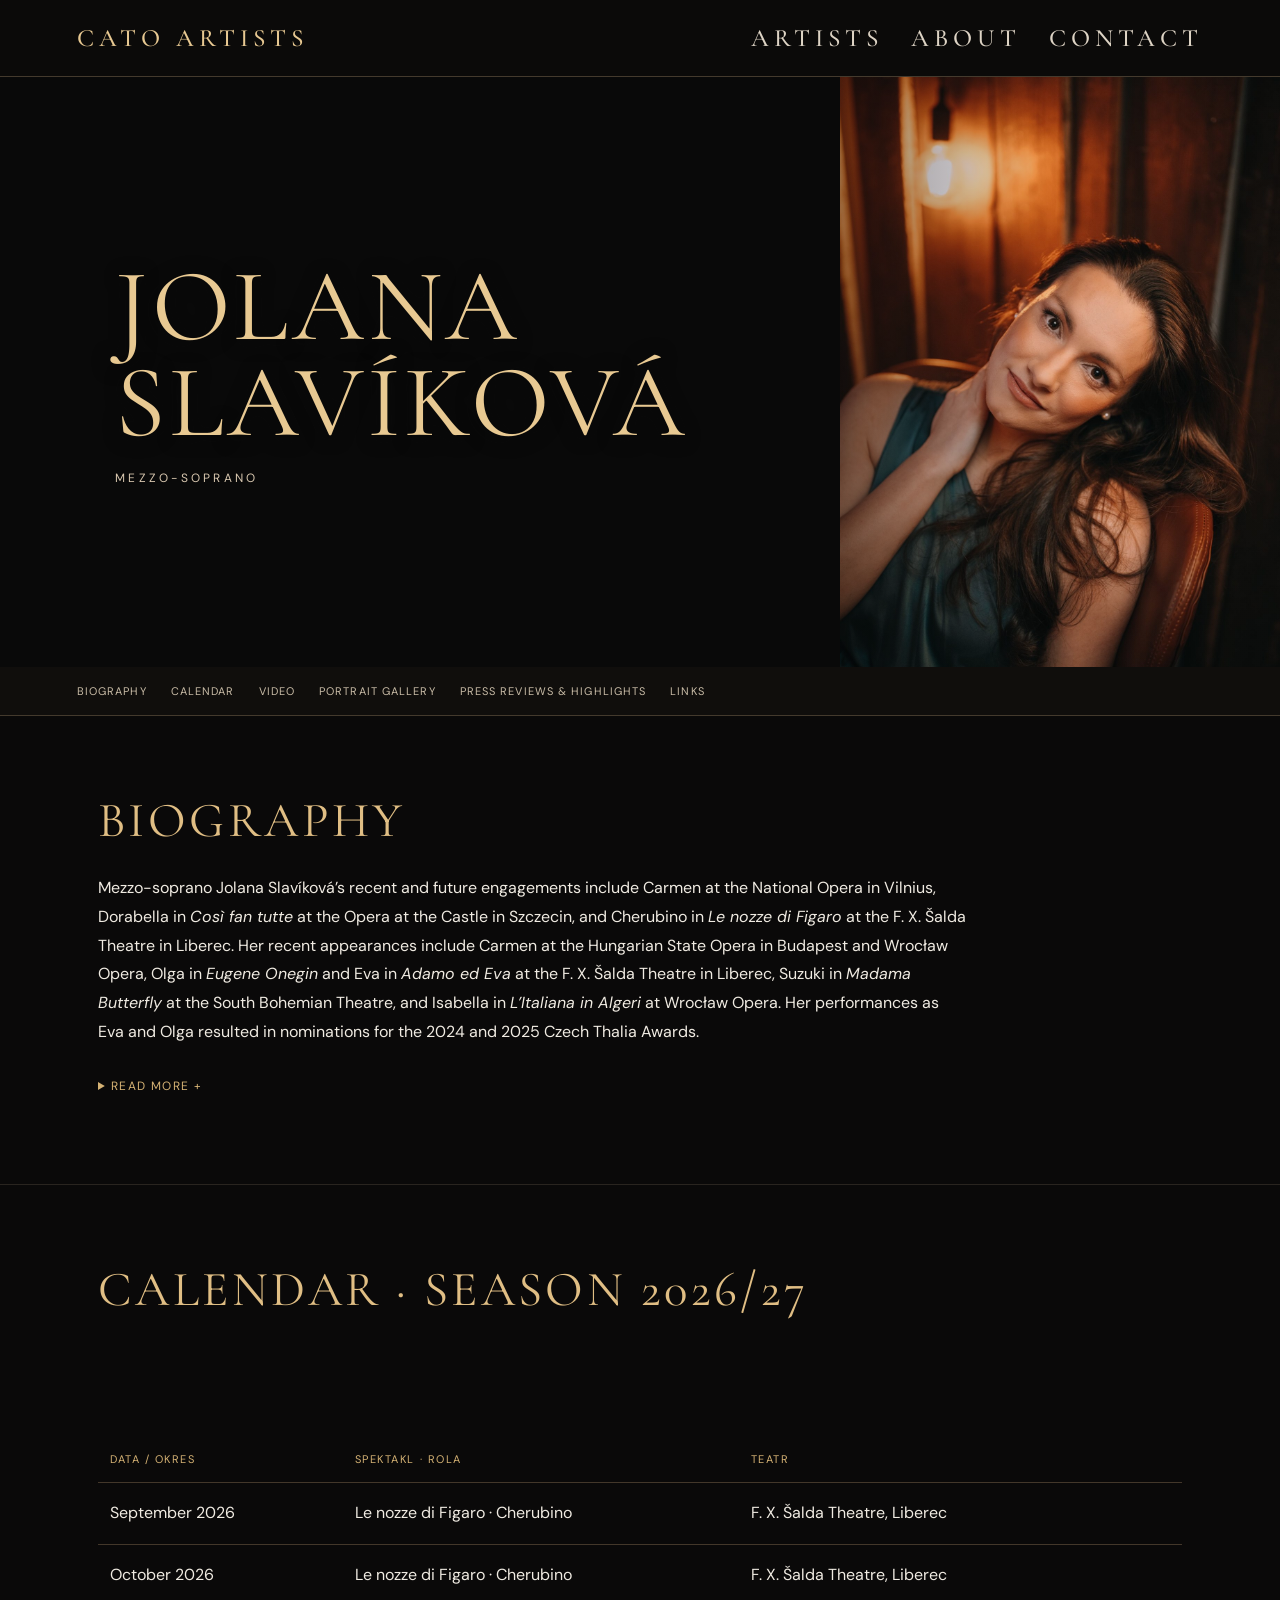
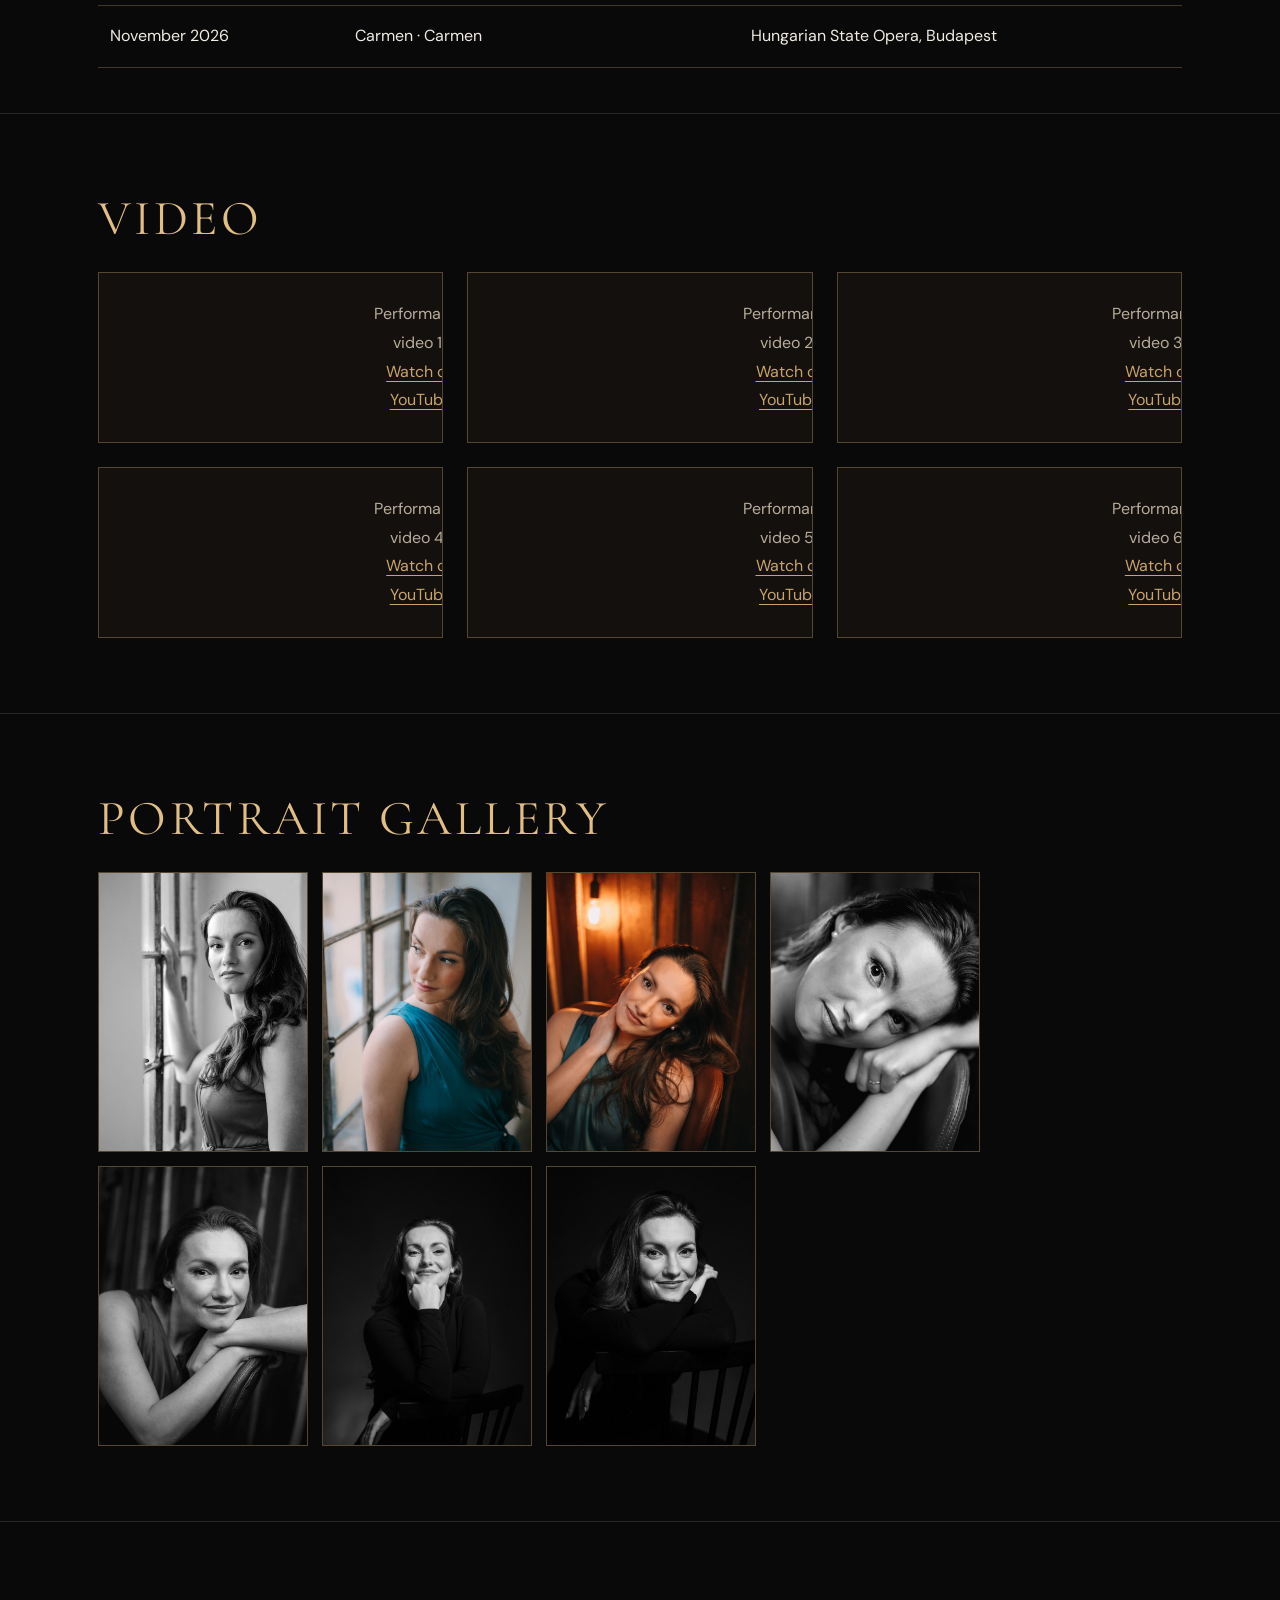
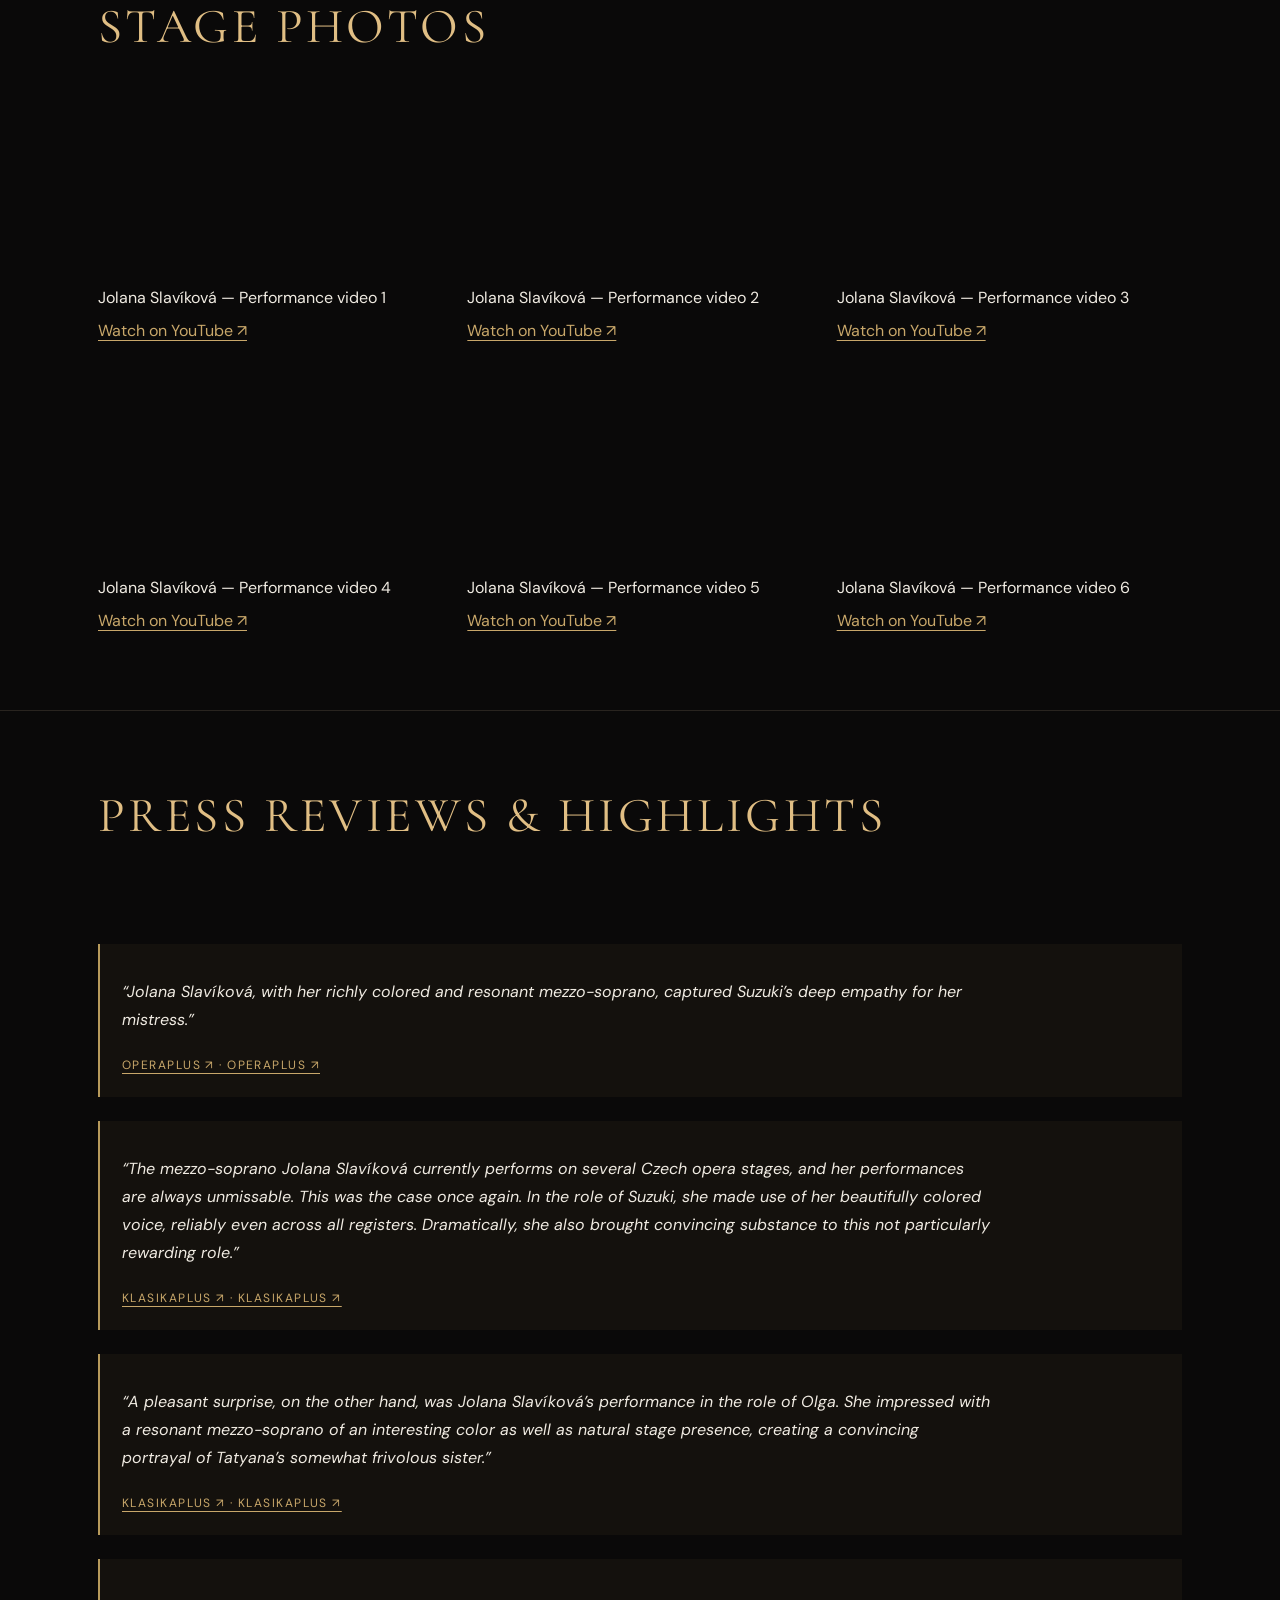
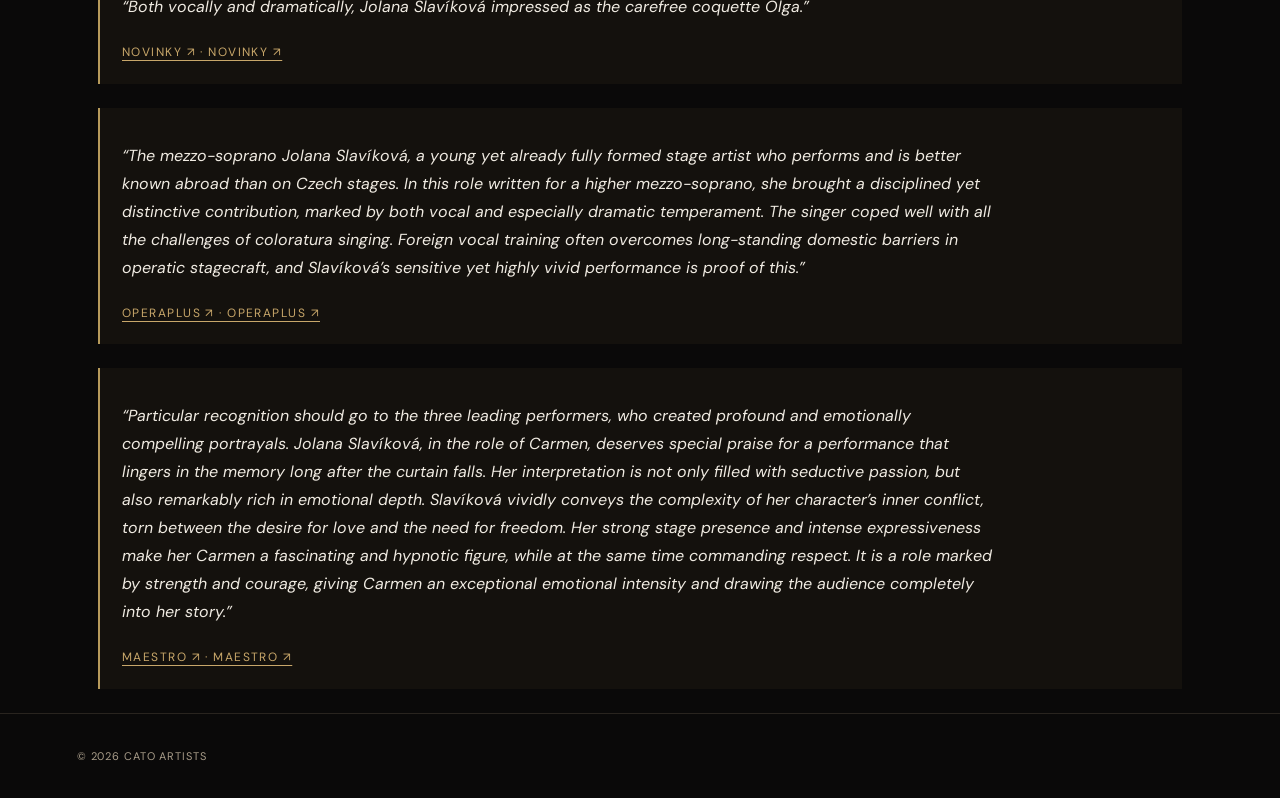
<file: jolana-slavikova.html>
<!DOCTYPE html>

<html lang="en"><head><meta charset="utf-8"/><meta content="width=device-width,initial-scale=1" name="viewport"/><title>Jolana Slavíková | CATO ARTISTS</title><link href="style.css" rel="stylesheet"/></head><body><header><a href="index.html">CATO ARTISTS</a><div class="top-links"><a href="index.html#artists">Artists</a><a href="index.html#about">About</a><a href="index.html#contact">Contact</a></div></header><div class="hero jolana-hero"><div><h1 data-cms-text="text_1">JOLANA SLAVÍKOVÁ</h1><div class="voice">Mezzo-soprano</div></div></div><nav><a href="#biography">Biography</a><a href="#calendar">Calendar</a><a href="#video">Video</a><a href="#portraits">Portrait Gallery</a><a href="#press">Press Reviews &amp; Highlights</a><a href="#links">Links</a></nav><section id="biography"><div class="wrap"><h2 data-cms-text="text_2">Biography</h2><p>Mezzo-soprano Jolana Slavíková’s recent and future engagements include Carmen at the National Opera in Vilnius, Dorabella in <em data-cms-text="text_3">Così fan tutte</em> at the Opera at the Castle in Szczecin, and Cherubino in <em data-cms-text="text_4">Le nozze di Figaro</em> at the F. X. Šalda Theatre in Liberec. Her recent appearances include Carmen at the Hungarian State Opera in Budapest and Wrocław Opera, Olga in <em data-cms-text="text_5">Eugene Onegin</em> and Eva in <em data-cms-text="text_6">Adamo ed Eva</em> at the F. X. Šalda Theatre in Liberec, Suzuki in <em data-cms-text="text_7">Madama Butterfly</em> at the South Bohemian Theatre, and Isabella in <em data-cms-text="text_8">L’Italiana in Algeri</em> at Wrocław Opera. Her performances as Eva and Olga resulted in nominations for the 2024 and 2025 Czech Thalia Awards.</p><details><summary>Read more +</summary><p>Among other engagements are a four-year tenure as a soloist at the Dresden State Operetta, where she performed Stasi in <em data-cms-text="text_9">The Csárdás Princess</em> and Maria in <em data-cms-text="text_10">West Side Story</em>, and her work with the Thuringian Opera Studio, including Zerlina in <em data-cms-text="text_11">Don Giovanni</em> at the German National Theatre in Weimar, Clara Schumann in <em data-cms-text="text_12">Geliebtes Klärchen</em> by Kay Kuntze, and Vlasta in <em data-cms-text="text_13">Die Passagierin</em> at Theater Altenburg Gera. Further appearances include the Kitchen Boy in <em data-cms-text="text_14">Rusalka</em> at the Erfurt Theatre, Pepa in <em data-cms-text="text_15">Tiefland</em> at the Théâtre du Capitole in Toulouse, and productions of <em data-cms-text="text_16">Le nozze di Figaro</em> and <em data-cms-text="text_17">Hänsel und Gretel</em> at Oper Frankfurt.</p><p>Her repertoire also includes Dorabella in <em data-cms-text="text_18">Così fan tutte</em>, Cherubino in <em data-cms-text="text_19">Le nozze di Figaro</em>, Zerlina in <em data-cms-text="text_20">Don Giovanni</em>, Carmen, Suzuki in <em data-cms-text="text_21">Madama Butterfly</em>, Olga in <em data-cms-text="text_22">Eugene Onegin</em>, Isabella in <em data-cms-text="text_23">L’Italiana in Algeri</em>, and Suza in <em data-cms-text="text_24">Polish Wedding</em> at the Dresden State Operetta. She has appeared at the Hungarian State Opera Budapest, Wrocław Opera, Deutsches Nationaltheater Weimar, Dresden State Operetta, Opera at the Castle Szczecin, F. X. Šalda Theatre in Liberec, Theater Altenburg Gera, Erfurt Theatre, Théâtre du Capitole Toulouse, Prague Opera and Oper Frankfurt.</p><p>In concert, Jolana Slavíková has performed Beethoven’s <em data-cms-text="text_25">Symphony No. 9</em> with the Thuringian Philharmonic and Dvořák’s <em data-cms-text="text_26">Stabat Mater</em> with the Prague Symphony Orchestra FOK. She has worked with musicians and conductors including Alena Hron, and has taken part in masterclasses with Brigitte Fassbaender and worked with Helmuth Deutsch. She currently continues her vocal development with Christina Vasileva.</p><p data-cms-text="text_27">Slavíková is a prizewinner of several international vocal competitions. At the 5th Éva Marton International Singing Competition in Budapest in 2022, she received the Prize of the President of Hungary for the best interpretation of a Liszt song, the Prize of the Hungarian State Opera and the Liszt Academy Prize. She was a finalist at the International Vocal Competition ’s-Hertogenbosch and received Second Prize and the Thuringian Philharmonic Award at the Gabriela Beňačková International Singing Competition in Jihlava. She is also the winner of the 36th Dušek Competition in Prague and received the City of Salzburg Prize at the Salzburg Festival Summer Academy in 2019. She participated in the NEUE STIMMEN masterclasses in 2018 and is a scholarship recipient of the Czech Ministry of Culture, ArteMusica Stiftung and Giovanni Omodeo Stiftung, as well as a DAAD Prize recipient.</p><p data-cms-text="text_28">Jolana Slavíková studied opera singing at the Hochschule für Musik und Darstellende Kunst Frankfurt, completing her Bachelor’s degree with distinction, and continued at the Hochschule für Musik Franz Liszt Weimar, where she completed her Master’s degree.</p></details></div></section><section id="calendar"><div class="wrap"><h2 data-cms-text="text_29">Calendar · Season 2026/27</h2><table class="calendar"><thead><tr><th>Month</th><th>Production · Role</th><th>Opera House</th></tr></thead><tbody><tr><td>September 2026</td><td><em data-cms-text="text_30">Le nozze di Figaro</em> · Cherubino</td><td>F. X. Šalda Theatre, Liberec</td></tr><tr><td>October 2026</td><td><em data-cms-text="text_31">Le nozze di Figaro</em> · Cherubino</td><td>F. X. Šalda Theatre, Liberec</td></tr><tr><td>November 2026</td><td><em data-cms-text="text_32">Carmen</em> · Carmen</td><td>Hungarian State Opera, Budapest</td></tr></tbody></table><p class="muted" data-cms-text="text_33">Performance dates will be announced as confirmed. September engagement is past; October status is not confirmed.</p></div><div id="cms-calendar-list"></div></section><section id="video"><div class="wrap"><h2 data-cms-text="text_34">Video</h2><div class="tiles"><div class="tile" style="padding:0;overflow:hidden"><iframe allow="accelerometer; autoplay; clipboard-write; encrypted-media; gyroscope; picture-in-picture; web-share" allowfullscreen="" data-cms-url="video_1" loading="lazy" referrerpolicy="strict-origin-when-cross-origin" src="https://www.youtube-nocookie.com/embed/fVqjYcy-iHY" style="width:100%;aspect-ratio:16/9;border:0;display:block" title="Jolana Slavíková — Performance video 1"></iframe><div style="padding:12px 16px">Performance video 1 · <a data-cms-href="link_10" data-cms-text="text_35" href="https://youtu.be/fVqjYcy-iHY" rel="noopener noreferrer" target="_blank">Watch on YouTube</a></div></div><div class="tile" style="padding:0;overflow:hidden"><iframe allow="accelerometer; autoplay; clipboard-write; encrypted-media; gyroscope; picture-in-picture; web-share" allowfullscreen="" data-cms-url="video_2" loading="lazy" referrerpolicy="strict-origin-when-cross-origin" src="https://www.youtube-nocookie.com/embed/c-WXAKlvwgc" style="width:100%;aspect-ratio:16/9;border:0;display:block" title="Jolana Slavíková — Performance video 2"></iframe><div style="padding:12px 16px">Performance video 2 · <a data-cms-href="link_11" data-cms-text="text_36" href="https://youtu.be/c-WXAKlvwgc" rel="noopener noreferrer" target="_blank">Watch on YouTube</a></div></div><div class="tile" style="padding:0;overflow:hidden"><iframe allow="accelerometer; autoplay; clipboard-write; encrypted-media; gyroscope; picture-in-picture; web-share" allowfullscreen="" data-cms-url="video_3" loading="lazy" referrerpolicy="strict-origin-when-cross-origin" src="https://www.youtube-nocookie.com/embed/WvOhZS_BaUc" style="width:100%;aspect-ratio:16/9;border:0;display:block" title="Jolana Slavíková — Performance video 3"></iframe><div style="padding:12px 16px">Performance video 3 · <a data-cms-href="link_12" data-cms-text="text_37" href="https://youtu.be/WvOhZS_BaUc" rel="noopener noreferrer" target="_blank">Watch on YouTube</a></div></div><div class="tile" style="padding:0;overflow:hidden"><iframe allow="accelerometer; autoplay; clipboard-write; encrypted-media; gyroscope; picture-in-picture; web-share" allowfullscreen="" data-cms-url="video_4" loading="lazy" referrerpolicy="strict-origin-when-cross-origin" src="https://www.youtube-nocookie.com/embed/h0_IAQuWDHk" style="width:100%;aspect-ratio:16/9;border:0;display:block" title="Jolana Slavíková — Performance video 4"></iframe><div style="padding:12px 16px">Performance video 4 · <a data-cms-href="link_13" data-cms-text="text_38" href="https://youtu.be/h0_IAQuWDHk" rel="noopener noreferrer" target="_blank">Watch on YouTube</a></div></div><div class="tile" style="padding:0;overflow:hidden"><iframe allow="accelerometer; autoplay; clipboard-write; encrypted-media; gyroscope; picture-in-picture; web-share" allowfullscreen="" data-cms-url="video_5" loading="lazy" referrerpolicy="strict-origin-when-cross-origin" src="https://www.youtube-nocookie.com/embed/OtL3auNiX40" style="width:100%;aspect-ratio:16/9;border:0;display:block" title="Jolana Slavíková — Performance video 5"></iframe><div style="padding:12px 16px">Performance video 5 · <a data-cms-href="link_14" data-cms-text="text_39" href="https://youtu.be/OtL3auNiX40" rel="noopener noreferrer" target="_blank">Watch on YouTube</a></div></div><div class="tile" style="padding:0;overflow:hidden"><iframe allow="accelerometer; autoplay; clipboard-write; encrypted-media; gyroscope; picture-in-picture; web-share" allowfullscreen="" data-cms-url="video_6" loading="lazy" referrerpolicy="strict-origin-when-cross-origin" src="https://www.youtube-nocookie.com/embed/B9PgUpN9tE0" style="width:100%;aspect-ratio:16/9;border:0;display:block" title="Jolana Slavíková — Performance video 6"></iframe><div style="padding:12px 16px">Performance video 6 · <a data-cms-href="link_15" data-cms-text="text_40" href="https://youtu.be/B9PgUpN9tE0" rel="noopener noreferrer" target="_blank">Watch on YouTube</a></div></div></div></div></section><section id="portraits"><div class="wrap"><h2 data-cms-text="text_41">Portrait Gallery</h2><div class="tiles"><a aria-label="Open Jolana Slavíková portrait 1" class="portrait-tile" href="images/jolana-slavikova/portrait-1.jpg" target="_blank"><img alt="Jolana Slavíková — portrait 1" data-cms-image="image_1" loading="lazy" src="images/jolana-slavikova/portrait-1.jpg"/></a><a aria-label="Open Jolana Slavíková portrait 2" class="portrait-tile" href="images/jolana-slavikova/portrait-2.jpg" target="_blank"><img alt="Jolana Slavíková — portrait 2" data-cms-image="image_2" loading="lazy" src="images/jolana-slavikova/portrait-2.jpg"/></a><a aria-label="Open Jolana Slavíková portrait 3" class="portrait-tile" href="images/jolana-slavikova/portrait-3.jpg" target="_blank"><img alt="Jolana Slavíková — portrait 3" data-cms-image="image_3" loading="lazy" src="images/jolana-slavikova/portrait-3.jpg"/></a><a aria-label="Open Jolana Slavíková portrait 4" class="portrait-tile" href="images/jolana-slavikova/portrait-4.jpg" target="_blank"><img alt="Jolana Slavíková — portrait 4" data-cms-image="image_4" loading="lazy" src="images/jolana-slavikova/portrait-4.jpg"/></a><a aria-label="Open Jolana Slavíková portrait 5" class="portrait-tile" href="images/jolana-slavikova/portrait-5.jpg" target="_blank"><img alt="Jolana Slavíková — portrait 5" data-cms-image="image_5" loading="lazy" src="images/jolana-slavikova/portrait-5.jpg"/></a><a aria-label="Open Jolana Slavíková portrait 6" class="portrait-tile" href="images/jolana-slavikova/portrait-6.jpg" target="_blank"><img alt="Jolana Slavíková — portrait 6" data-cms-image="image_6" loading="lazy" src="images/jolana-slavikova/portrait-6.jpg"/></a><a aria-label="Open Jolana Slavíková portrait 7" class="portrait-tile" href="images/jolana-slavikova/portrait-7.jpg" target="_blank"><img alt="Jolana Slavíková — portrait 7" data-cms-image="image_7" loading="lazy" src="images/jolana-slavikova/portrait-7.jpg"/></a></div></div></section><section class="artist-gallery-section" hidden="" id="artist-gallery"><div class="wrap"><h2>Stage Photos</h2><div class="cato-carousel"><button aria-label="Previous photo" class="carousel-arrow prev" type="button">‹</button><div class="cato-carousel-track"></div><button aria-label="Next photo" class="carousel-arrow next" type="button">›</button></div><div class="gallery-video-grid"></div></div></section><section id="press"><div class="wrap"><h2 data-cms-text="text_42">Press Reviews &amp; Highlights</h2><blockquote style="margin:0 0 24px;padding:18px 22px;border-left:2px solid #b79a5b;background:rgba(183,154,91,.06)"><p data-cms-text="text_43" style="line-height:1.75;font-style:italic">“Jolana Slavíková, with her richly colored and resonant mezzo-soprano, captured Suzuki’s deep empathy for her mistress.”</p><a data-cms-href="link_23" data-cms-text="text_44" href="https://operaplus.cz/butterfly-tentokrat-z-budejovic/" rel="noopener noreferrer" style="color:#c8a76a;font-size:12px;letter-spacing:.12em" target="_blank">OPERAPLUS ↗</a></blockquote><blockquote style="margin:0 0 24px;padding:18px 22px;border-left:2px solid #b79a5b;background:rgba(183,154,91,.06)"><p data-cms-text="text_45" style="line-height:1.75;font-style:italic">“The mezzo-soprano Jolana Slavíková currently performs on several Czech opera stages, and her performances are always unmissable. This was the case once again. In the role of Suzuki, she made use of her beautifully colored voice, reliably even across all registers. Dramatically, she also brought convincing substance to this not particularly rewarding role.”</p><a data-cms-href="link_24" data-cms-text="text_46" href="https://www.klasikaplus.cz/jihoceska-madama-butterfly-jako-scenicky-pelmel/" rel="noopener noreferrer" style="color:#c8a76a;font-size:12px;letter-spacing:.12em" target="_blank">KLASIKAPLUS ↗</a></blockquote><blockquote style="margin:0 0 24px;padding:18px 22px;border-left:2px solid #b79a5b;background:rgba(183,154,91,.06)"><p data-cms-text="text_47" style="line-height:1.75;font-style:italic">“A pleasant surprise, on the other hand, was Jolana Slavíková’s performance in the role of Olga. She impressed with a resonant mezzo-soprano of an interesting color as well as natural stage presence, creating a convincing portrayal of Tatyana’s somewhat frivolous sister.”</p><a data-cms-href="link_25" data-cms-text="text_48" href="https://www.klasikaplus.cz/pokus-o-zvecneni-opery-evzen-onegin-v-liberci/" rel="noopener noreferrer" style="color:#c8a76a;font-size:12px;letter-spacing:.12em" target="_blank">KLASIKAPLUS ↗</a></blockquote><details><summary style="cursor:pointer;color:#c8a76a;letter-spacing:.12em;padding:12px 0">READ MORE →</summary><blockquote style="margin:0 0 24px;padding:18px 22px;border-left:2px solid #b79a5b;background:rgba(183,154,91,.06)"><p data-cms-text="text_49" style="line-height:1.75;font-style:italic">“Both vocally and dramatically, Jolana Slavíková impressed as the carefree coquette Olga.”</p><a data-cms-href="link_26" data-cms-text="text_50" href="https://www.novinky.cz/clanek/kultura-divadlo-recenze-onegin-spis-rozpacity-nez-vasnivy-40500265" rel="noopener noreferrer" style="color:#c8a76a;font-size:12px;letter-spacing:.12em" target="_blank">NOVINKY ↗</a></blockquote><blockquote style="margin:0 0 24px;padding:18px 22px;border-left:2px solid #b79a5b;background:rgba(183,154,91,.06)"><p data-cms-text="text_51" style="line-height:1.75;font-style:italic">“The mezzo-soprano Jolana Slavíková, a young yet already fully formed stage artist who performs and is better known abroad than on Czech stages. In this role written for a higher mezzo-soprano, she brought a disciplined yet distinctive contribution, marked by both vocal and especially dramatic temperament. The singer coped well with all the challenges of coloratura singing. Foreign vocal training often overcomes long-standing domestic barriers in operatic stagecraft, and Slavíková’s sensitive yet highly vivid performance is proof of this.”</p><a data-cms-href="link_27" data-cms-text="text_52" href="https://operaplus.cz/adam-a-eva-ze-soucasnosti-liberecke-divadlo-prijemne-prekvapilo/" rel="noopener noreferrer" style="color:#c8a76a;font-size:12px;letter-spacing:.12em" target="_blank">OPERAPLUS ↗</a></blockquote><blockquote style="margin:0 0 24px;padding:18px 22px;border-left:2px solid #b79a5b;background:rgba(183,154,91,.06)"><p data-cms-text="text_53" style="line-height:1.75;font-style:italic">“Particular recognition should go to the three leading performers, who created profound and emotionally compelling portrayals. Jolana Slavíková, in the role of Carmen, deserves special praise for a performance that lingers in the memory long after the curtain falls. Her interpretation is not only filled with seductive passion, but also remarkably rich in emotional depth. Slavíková vividly conveys the complexity of her character’s inner conflict, torn between the desire for love and the need for freedom. Her strong stage presence and intense expressiveness make her Carmen a fascinating and hypnotic figure, while at the same time commanding respect. It is a role marked by strength and courage, giving Carmen an exceptional emotional intensity and drawing the audience completely into her story.”</p><a data-cms-href="link_28" data-cms-text="text_54" href="https://maestro.net.pl/index.php/10993-emocje-i-dramat-w-carmen-calixto-bieito?start=3" rel="noopener noreferrer" style="color:#c8a76a;font-size:12px;letter-spacing:.12em" target="_blank">MAESTRO ↗</a></blockquote></details></div><div id="cms-reviews-list"></div></section><section id="links" class="artist-links-section"><div class="wrap"><h2>Links</h2><div id="cms-artist-links" class="artist-links-grid"></div></div></section><footer>© 2026 CATO ARTISTS</footer><script defer="True" src="cms-content.js"></script></body></html>
</file>
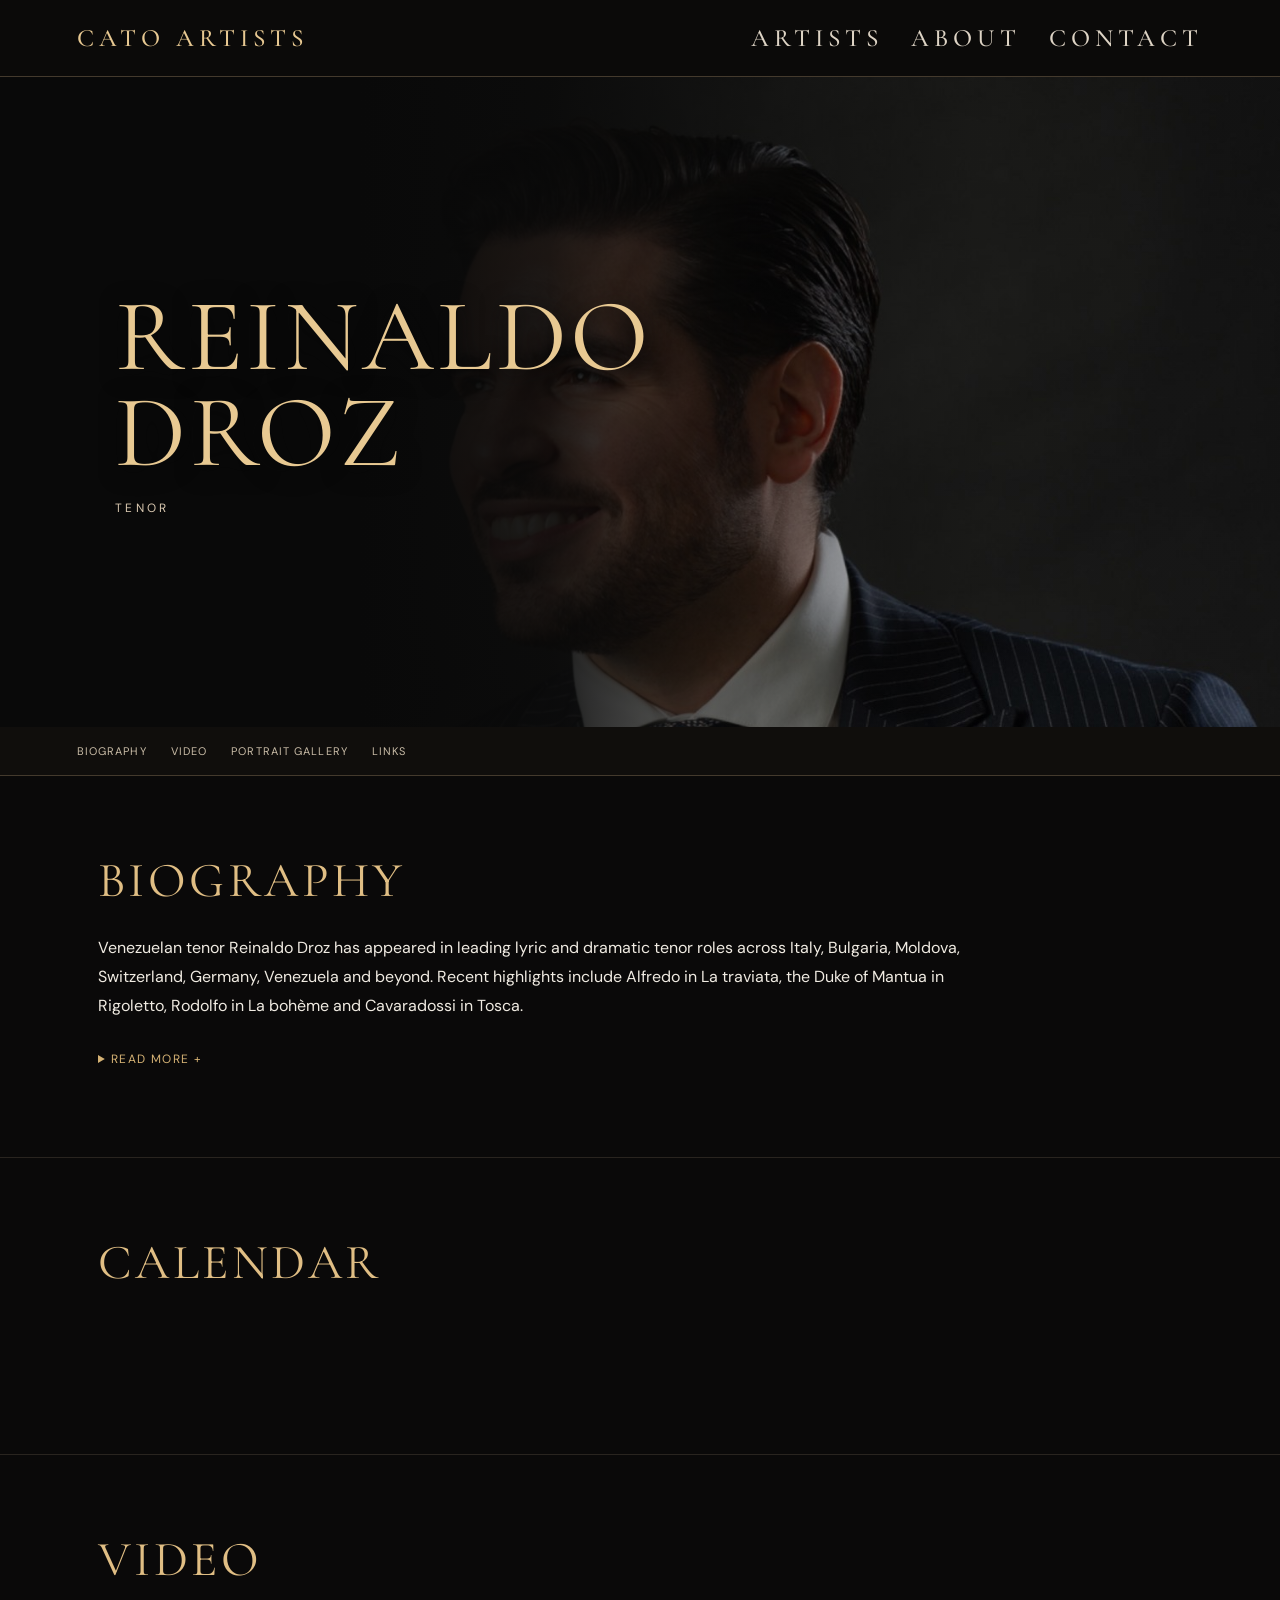
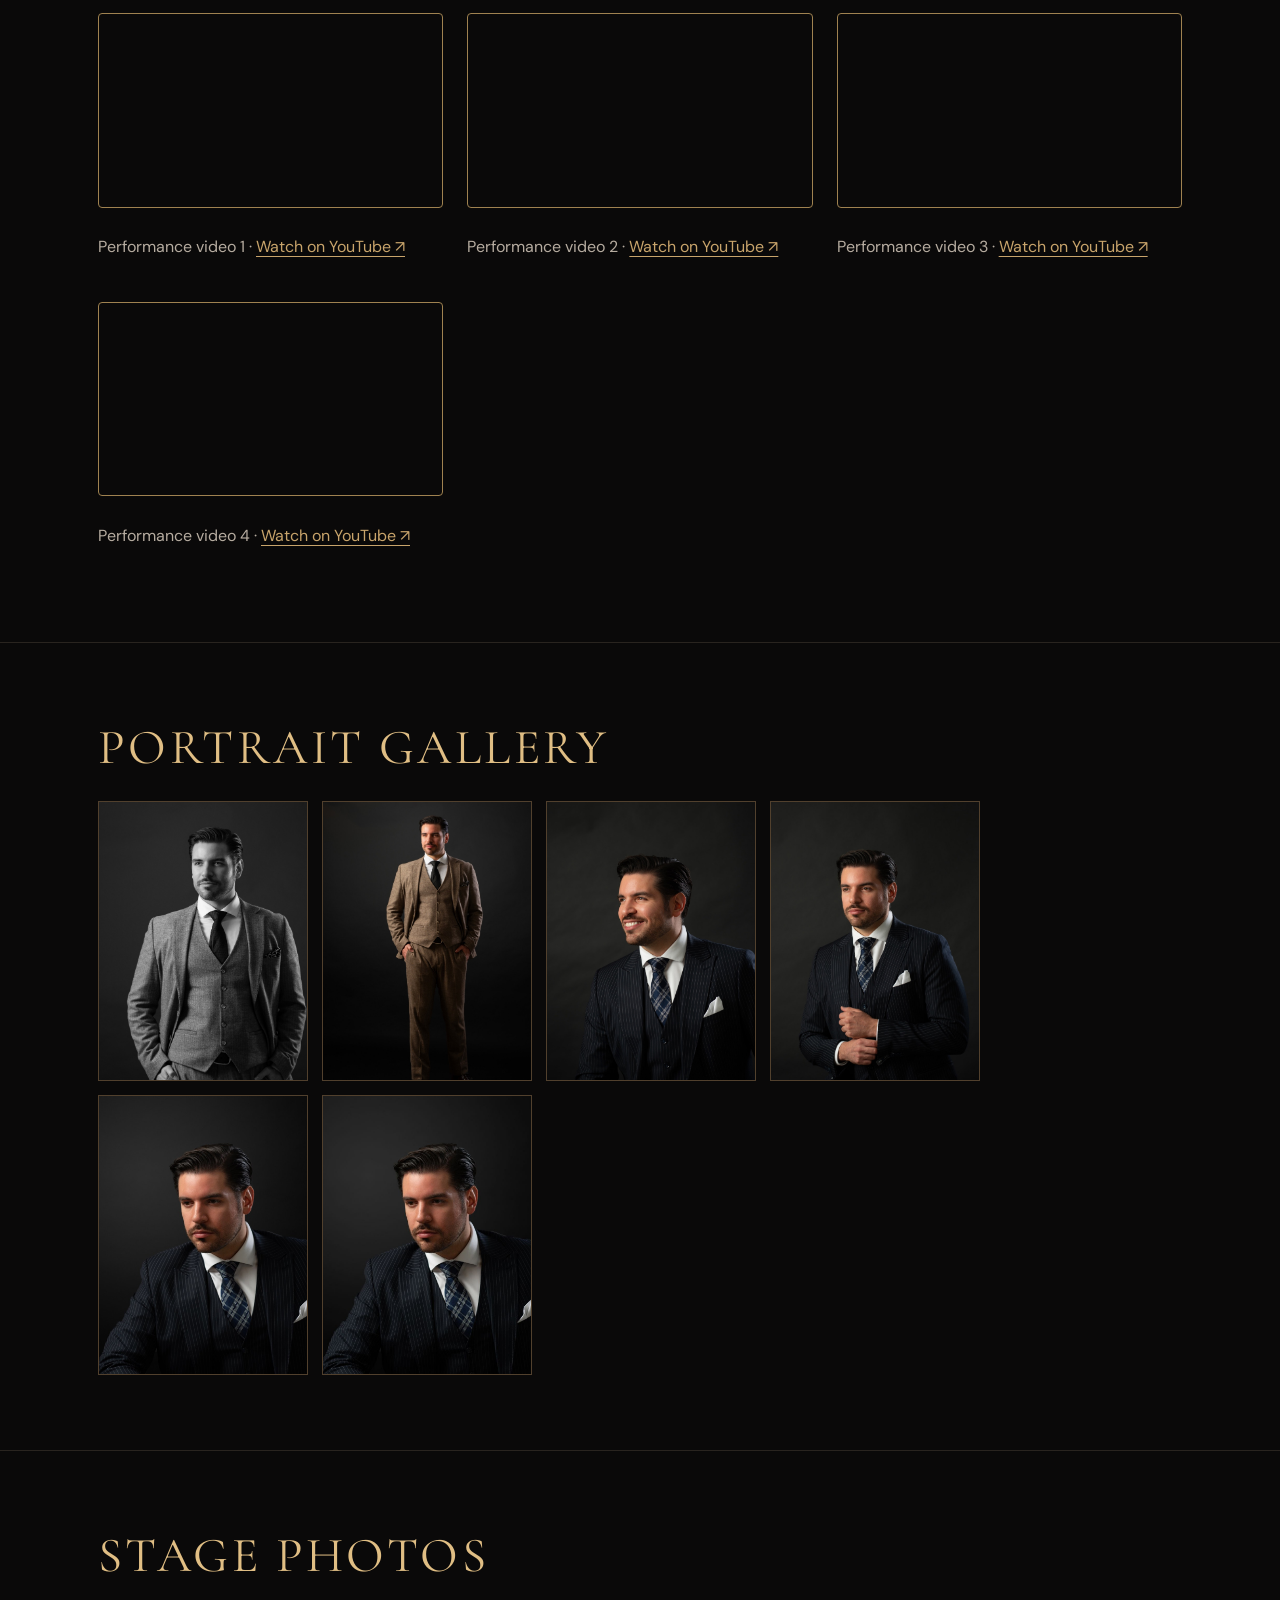
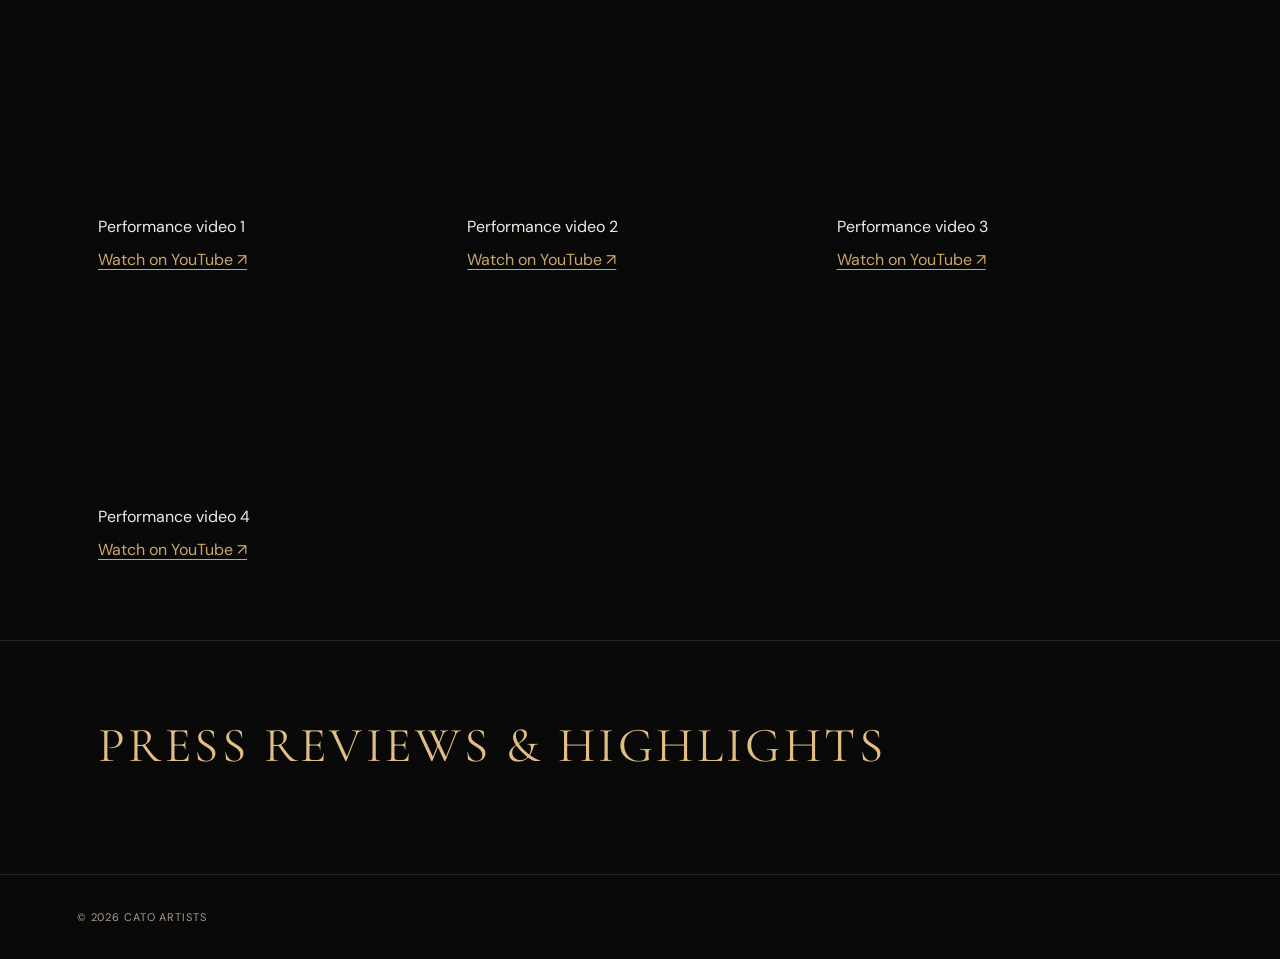
<file: reinaldo-droz.html>
<!DOCTYPE html>

<html lang="en"><head><meta charset="utf-8"/><meta content="width=device-width,initial-scale=1" name="viewport"/><title>Reinaldo Droz | CATO ARTISTS</title><link href="style.css" rel="stylesheet"/></head><body><header><a href="index.html">CATO ARTISTS</a><div class="top-links"><a href="index.html#artists">Artists</a><a href="index.html#about">About</a><a href="index.html#contact">Contact</a></div></header><div class="hero reinaldo-hero"><div><h1 data-cms-text="text_1">REINALDO DROZ</h1><div class="voice">Tenor</div></div></div><nav><a href="#biography">Biography</a><a href="#video">Video</a><a href="#portraits">Portrait Gallery</a><a href="#links">Links</a></nav><section id="biography"><div class="wrap"><h2 data-cms-text="text_2">Biography</h2><p data-cms-text="text_3">Venezuelan tenor Reinaldo Droz has appeared in leading lyric and dramatic tenor roles across Italy, Bulgaria, Moldova, Switzerland, Germany, Venezuela and beyond. Recent highlights include Alfredo in La traviata, the Duke of Mantua in Rigoletto, Rodolfo in La bohème and Cavaradossi in Tosca.</p><details><summary>Read more +</summary><p data-cms-text="text_4">Previous engagements include Macduff in Macbeth at the Opera of Biel and Solothurn and Varna Opera; Fenton in Falstaff at Varna Opera and Sofia Opera; Roméo in Roméo et Juliette, Faust in Faust, Rinuccio in Gianni Schicchi and the Prince in Rusalka at Varna Opera; Gérald in Lakmé at Sofia Opera; Ernesto in Don Pasquale at Sofia Opera and Varna Opera; and Nemorino in L’elisir d’amore at the Teresa Carreño Theatre in Caracas and in Civitanova.</p><p data-cms-text="text_5">His concert repertoire includes Mozart’s Requiem with Varna Opera and the Pleven Philharmonic, Leoncavallo’s Requiem at the Pavarotti-Freni Theatre in Modena, and Beethoven’s Ninth Symphony with Varna Opera and in Medellín. He has also appeared with the Sofia Philharmonic and Venezuela’s Sistema Nacional de Orquestas.</p><p data-cms-text="text_6">Droz won the 2021 Gena Dimitrova Competition and the 2022 Anita Cerquetti Competition. His forthcoming engagements include a debut as Don Carlo in Verdi’s Don Carlo at Varna Opera.</p></details></div></section><section id="calendar"><div class="wrap"><h2>Calendar</h2></div><div id="cms-calendar-list"></div></section><section id="video"><div class="wrap"><h2 data-cms-text="text_7">Video</h2><div style="display:grid;grid-template-columns:repeat(auto-fit,minmax(min(100%,300px),1fr));gap:24px"><div style="min-width:0"><iframe allow="accelerometer; autoplay; clipboard-write; encrypted-media; gyroscope; picture-in-picture; web-share" allowfullscreen="" data-cms-url="video_1" loading="lazy" referrerpolicy="strict-origin-when-cross-origin" src="https://www.youtube-nocookie.com/embed/AB7EVL6ervk" style="width:100%;aspect-ratio:16/9;border:1px solid #9f8250;border-radius:4px" title="Reinaldo Droz — performance video 1"></iframe><p class="muted">Performance video 1 · <a data-cms-href="link_8" data-cms-text="text_8" href="https://youtu.be/AB7EVL6ervk" rel="noopener noreferrer" target="_blank">Watch on YouTube ↗</a></p></div><div style="min-width:0"><iframe allow="accelerometer; autoplay; clipboard-write; encrypted-media; gyroscope; picture-in-picture; web-share" allowfullscreen="" data-cms-url="video_2" loading="lazy" referrerpolicy="strict-origin-when-cross-origin" src="https://www.youtube-nocookie.com/embed/vThAy58SJKw" style="width:100%;aspect-ratio:16/9;border:1px solid #9f8250;border-radius:4px" title="Reinaldo Droz — performance video 2"></iframe><p class="muted">Performance video 2 · <a data-cms-href="link_9" data-cms-text="text_9" href="https://youtu.be/vThAy58SJKw" rel="noopener noreferrer" target="_blank">Watch on YouTube ↗</a></p></div><div style="min-width:0"><iframe allow="accelerometer; autoplay; clipboard-write; encrypted-media; gyroscope; picture-in-picture; web-share" allowfullscreen="" data-cms-url="video_3" loading="lazy" referrerpolicy="strict-origin-when-cross-origin" src="https://www.youtube-nocookie.com/embed/zhmafowdmms" style="width:100%;aspect-ratio:16/9;border:1px solid #9f8250;border-radius:4px" title="Reinaldo Droz — performance video 3"></iframe><p class="muted">Performance video 3 · <a data-cms-href="link_10" data-cms-text="text_10" href="https://youtu.be/zhmafowdmms" rel="noopener noreferrer" target="_blank">Watch on YouTube ↗</a></p></div><div style="min-width:0"><iframe allow="accelerometer; autoplay; clipboard-write; encrypted-media; gyroscope; picture-in-picture; web-share" allowfullscreen="" data-cms-url="video_4" loading="lazy" referrerpolicy="strict-origin-when-cross-origin" src="https://www.youtube-nocookie.com/embed/7G3ofdIYBiw" style="width:100%;aspect-ratio:16/9;border:1px solid #9f8250;border-radius:4px" title="Reinaldo Droz — performance video 4"></iframe><p class="muted">Performance video 4 · <a data-cms-href="link_11" data-cms-text="text_11" href="https://youtu.be/7G3ofdIYBiw" rel="noopener noreferrer" target="_blank">Watch on YouTube ↗</a></p></div></div></div></section><section id="portraits"><div class="wrap"><h2 data-cms-text="text_12">Portrait Gallery</h2><div class="tiles"><figure class="portrait-photo"><img alt="Reinaldo Droz — portrait 1" data-cms-image="image_1" loading="lazy" src="images/reinaldo-droz/portrait-1.jpg"/></figure><figure class="portrait-photo"><img alt="Reinaldo Droz — portrait 2" data-cms-image="image_2" loading="lazy" src="images/reinaldo-droz/portrait-2.jpg"/></figure><figure class="portrait-photo"><img alt="Reinaldo Droz — portrait 3" data-cms-image="image_3" loading="lazy" src="images/reinaldo-droz/portrait-3.jpg"/></figure><figure class="portrait-photo"><img alt="Reinaldo Droz — portrait 4" data-cms-image="image_4" loading="lazy" src="images/reinaldo-droz/portrait-4.jpg"/></figure><figure class="portrait-photo"><img alt="Reinaldo Droz — portrait 5" data-cms-image="image_5" loading="lazy" src="images/reinaldo-droz/portrait-5.jpg"/></figure><figure class="portrait-photo"><img alt="Reinaldo Droz — portrait 6" data-cms-image="image_6" loading="lazy" src="images/reinaldo-droz/portrait-6.jpg"/></figure></div></div></section><section class="artist-gallery-section" hidden="" id="artist-gallery"><div class="wrap"><h2>Stage Photos</h2><div class="cato-carousel"><button aria-label="Previous photo" class="carousel-arrow prev" type="button">‹</button><div class="cato-carousel-track"></div><button aria-label="Next photo" class="carousel-arrow next" type="button">›</button></div><div class="gallery-video-grid"></div></div></section><section id="press"><div class="wrap"><h2>Press Reviews &amp; Highlights</h2></div><div id="cms-reviews-list"></div></section><section id="links" class="artist-links-section"><div class="wrap"><h2>Links</h2><div id="cms-artist-links" class="artist-links-grid"></div></div></section><footer>© 2026 CATO ARTISTS</footer><script defer="True" src="cms-content.js"></script></body></html>
</file>
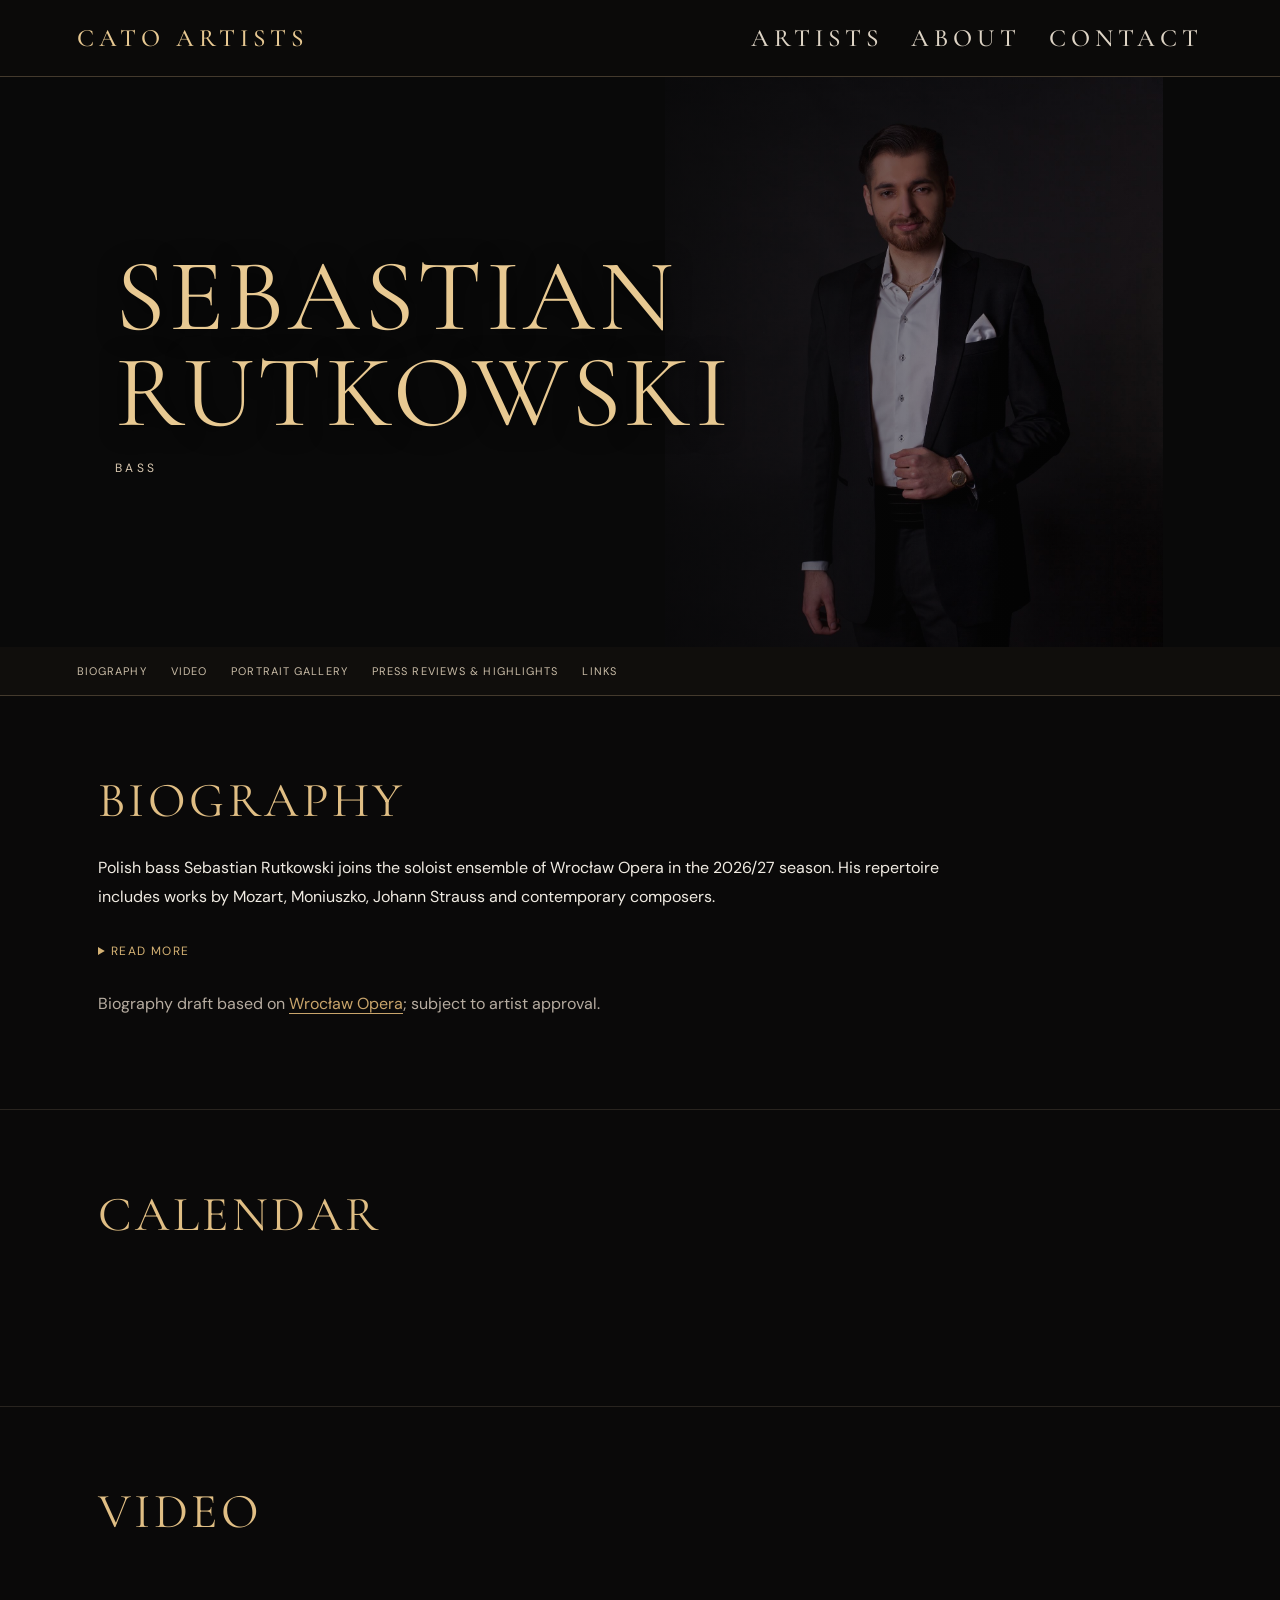
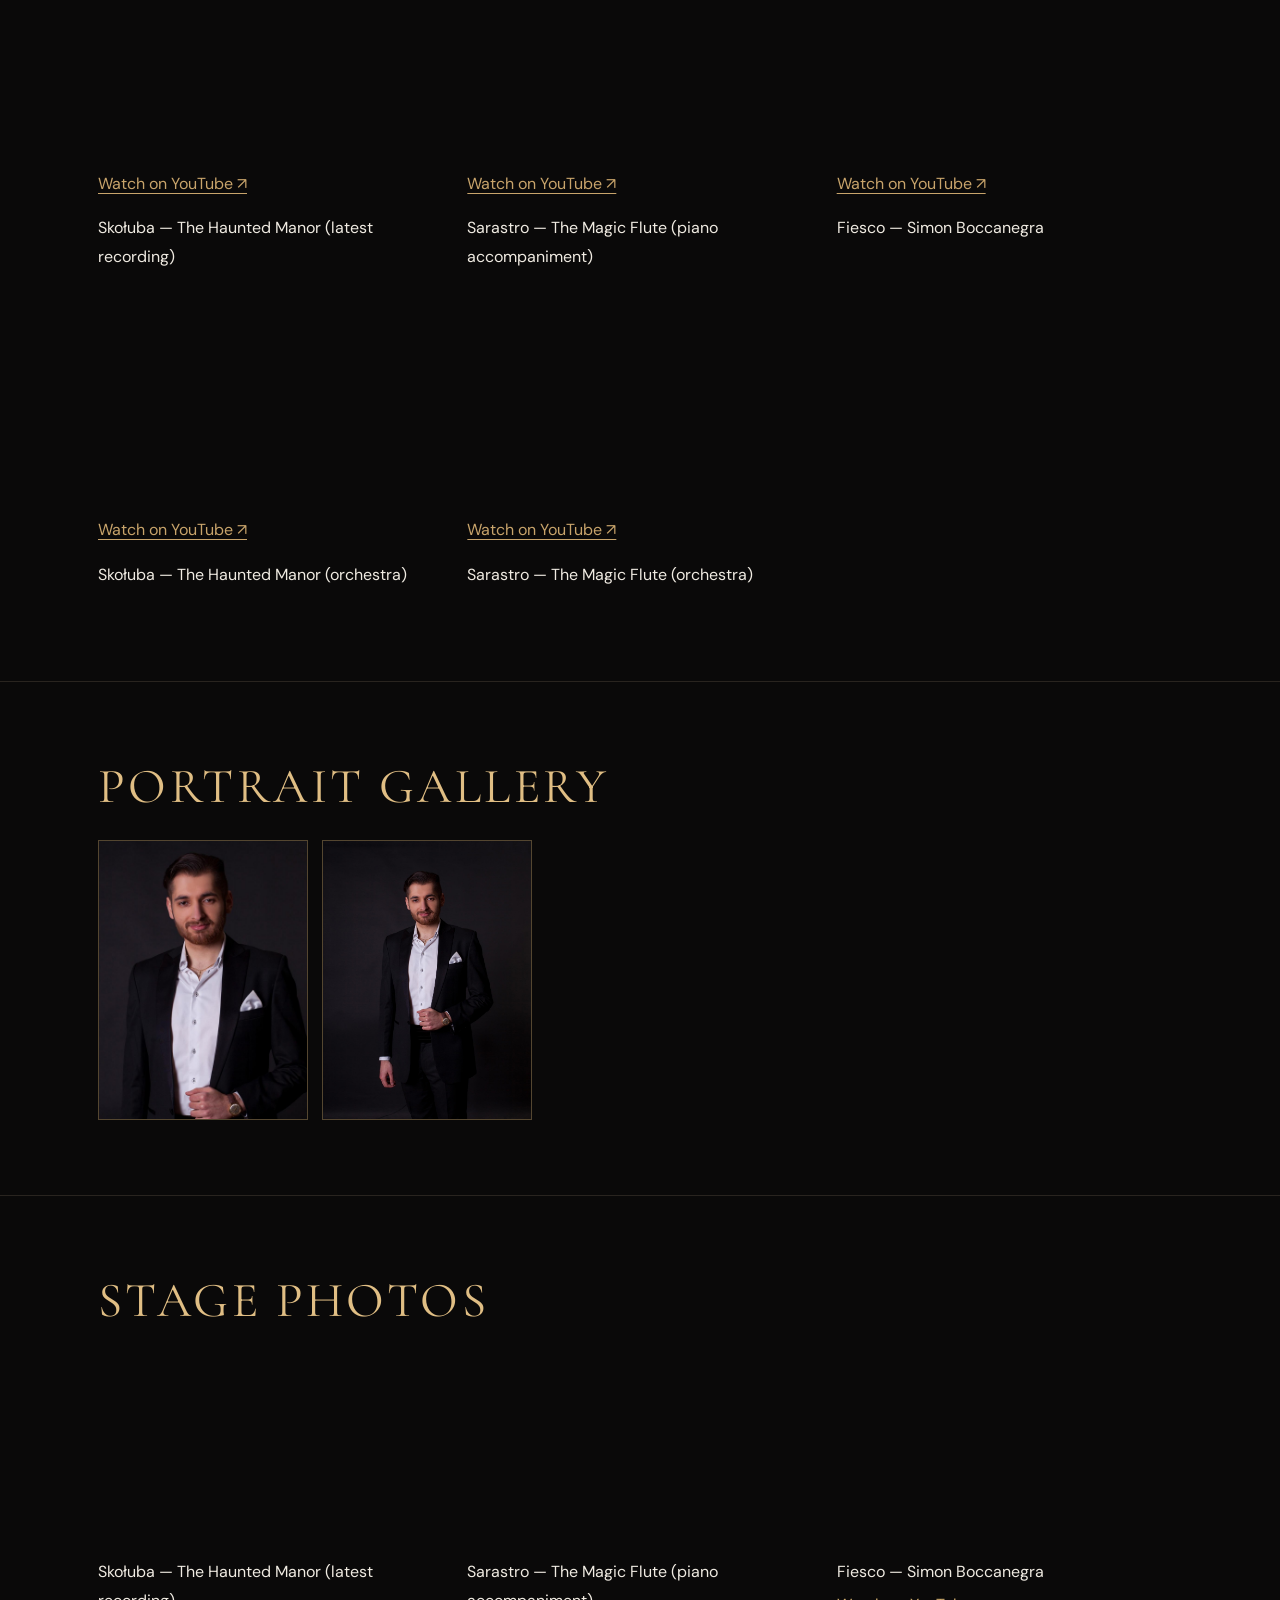
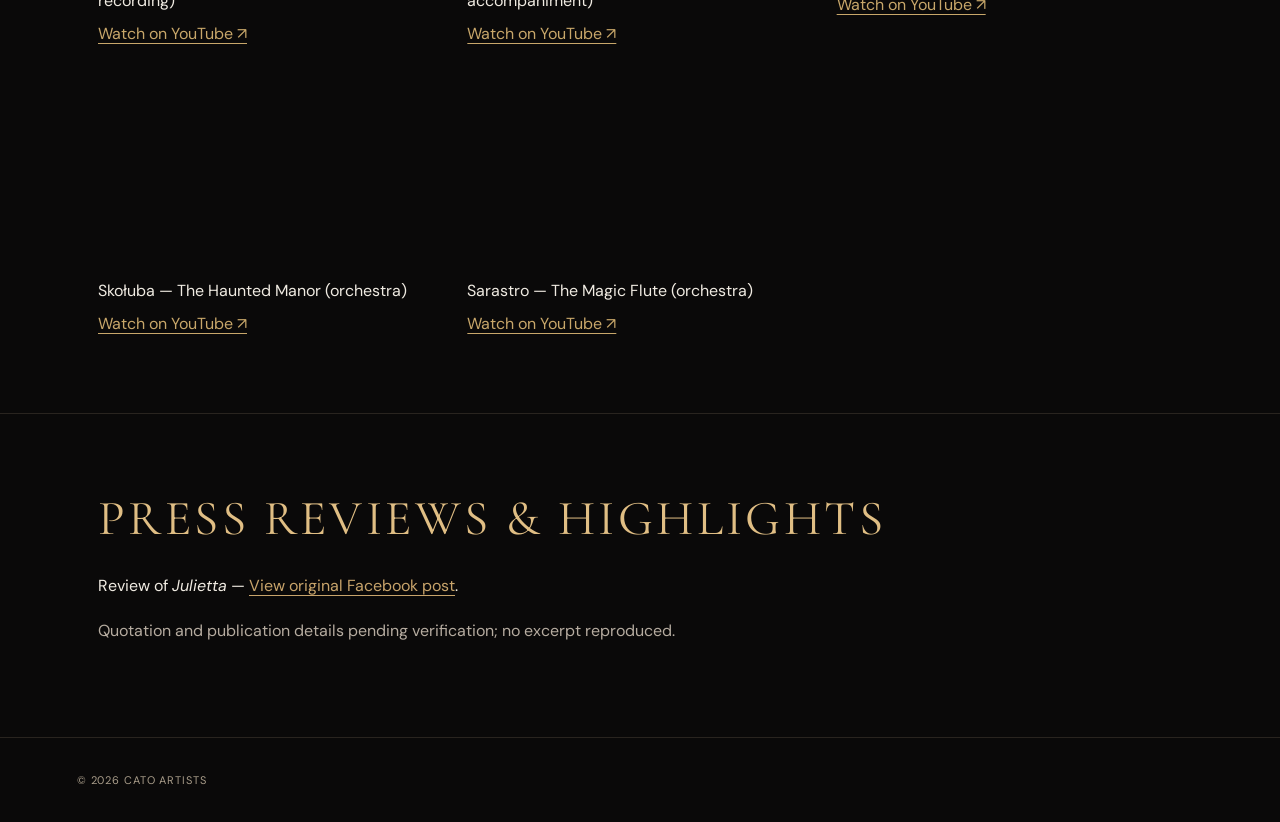
<file: sebastian-rutkowski.html>
<!DOCTYPE html>

<html lang="en"><head><meta charset="utf-8"/><meta content="width=device-width,initial-scale=1" name="viewport"/><title>Sebastian Rutkowski | CATO ARTISTS</title><link href="style.css" rel="stylesheet"/></head><body><header><a href="index.html">CATO ARTISTS</a><div class="top-links"><a href="index.html#artists">Artists</a><a href="index.html#about">About</a><a href="index.html#contact">Contact</a></div></header><div class="hero sebastian-hero"><div><h1 data-cms-text="text_1">SEBASTIAN RUTKOWSKI</h1><div class="voice">Bass</div></div></div><nav><a href="#biography">Biography</a><a href="#video">Video</a><a href="#portraits">Portrait Gallery</a><a href="#press">Press Reviews &amp; Highlights</a><a href="#links">Links</a></nav><section id="biography"><div class="wrap"><h2 data-cms-text="text_2">Biography</h2><p data-cms-text="text_3">Polish bass Sebastian Rutkowski joins the soloist ensemble of Wrocław Opera in the 2026/27 season. His repertoire includes works by Mozart, Moniuszko, Johann Strauss and contemporary composers.</p><details><summary>Read More</summary><p data-cms-text="text_4">His recent appearances at Wrocław Opera include Sarastro in Mozart’s The Magic Flute in Breslau, Skołuba in Moniuszko’s The Haunted Manor, and multiple roles in Bohuslav Martinů’s Julietta. He has also performed Korozow in Józef Beer’s Polish Wedding at the Opera Baltica Festival.</p><p data-cms-text="text_5">Rutkowski made his debut at Warsaw Chamber Opera in 2023 as Sarastro in The Magic Flute Piccolo. He returned for the world premiere of Rafał Kłoczko’s Chcę śpiewać, ale nie mam gdzie, directed by Jerzy Snakowski. Other engagements include Antoni in Moniuszko’s Flis at the Grand Theatre in Poznań, as well as Skołuba, Bartolo in Le nozze di Figaro, and Frank in Die Fledermaus at Opera Nova in Bydgoszcz.</p><p data-cms-text="text_6">A graduate of the Feliks Nowowiejski Academy of Music in Bydgoszcz, Rutkowski has participated in masterclasses with Tomasz Konieczny, René Pape, Marek Rzepka and Mariusz Kwiecień. Since 2025, he has been a member of the Opera Academy at the Polish National Opera in Warsaw.</p></details><p class="muted">Biography draft based on <a data-cms-href="link_9" data-cms-text="text_7" href="https://www.opera.wroclaw.pl/en/sebastian-rutkowski" rel="noopener" target="_blank">Wrocław Opera</a>; subject to artist approval.</p></div></section><section id="calendar"><div class="wrap"><h2>Calendar</h2></div><div id="cms-calendar-list"></div></section><section id="video"><div class="wrap"><h2 data-cms-text="text_8">Video</h2><div class="tiles"><div><iframe allow="accelerometer; autoplay; clipboard-write; encrypted-media; gyroscope; picture-in-picture; web-share" allowfullscreen="" data-cms-video-link="link_10" loading="lazy" src="https://www.youtube-nocookie.com/embed/xnhZyTkHIqw" style="width:100%;aspect-ratio:16/9;border:0;display:block" title="Video: Skołuba — The Haunted Manor (latest recording)"></iframe><a data-cms-href="link_10" href="https://www.youtube.com/watch?v=xnhZyTkHIqw" rel="noopener" style="display:inline-block;margin-top:10px" target="_blank">Watch on YouTube ↗</a><p data-cms-text="text_9">Skołuba — The Haunted Manor (latest recording)</p></div><div><iframe allow="accelerometer; autoplay; clipboard-write; encrypted-media; gyroscope; picture-in-picture; web-share" allowfullscreen="" data-cms-video-link="link_11" loading="lazy" src="https://www.youtube-nocookie.com/embed/8Z3xJ9iTSy0" style="width:100%;aspect-ratio:16/9;border:0;display:block" title="Video: Sarastro — The Magic Flute (piano accompaniment)"></iframe><a data-cms-href="link_11" href="https://www.youtube.com/watch?v=8Z3xJ9iTSy0" rel="noopener" style="display:inline-block;margin-top:10px" target="_blank">Watch on YouTube ↗</a><p data-cms-text="text_10">Sarastro — The Magic Flute (piano accompaniment)</p></div><div><iframe allow="accelerometer; autoplay; clipboard-write; encrypted-media; gyroscope; picture-in-picture; web-share" allowfullscreen="" data-cms-video-link="link_12" loading="lazy" src="https://www.youtube-nocookie.com/embed/gWG1RxxxUQU" style="width:100%;aspect-ratio:16/9;border:0;display:block" title="Video: Fiesco — Simon Boccanegra"></iframe><a data-cms-href="link_12" href="https://www.youtube.com/watch?v=gWG1RxxxUQU" rel="noopener" style="display:inline-block;margin-top:10px" target="_blank">Watch on YouTube ↗</a><p data-cms-text="text_11">Fiesco — Simon Boccanegra</p></div><div><iframe allow="accelerometer; autoplay; clipboard-write; encrypted-media; gyroscope; picture-in-picture; web-share" allowfullscreen="" data-cms-video-link="link_13" loading="lazy" src="https://www.youtube-nocookie.com/embed/vm2EQHI-58Y" style="width:100%;aspect-ratio:16/9;border:0;display:block" title="Video: Skołuba — The Haunted Manor (orchestra)"></iframe><a data-cms-href="link_13" href="https://www.youtube.com/watch?v=vm2EQHI-58Y" rel="noopener" style="display:inline-block;margin-top:10px" target="_blank">Watch on YouTube ↗</a><p data-cms-text="text_12">Skołuba — The Haunted Manor (orchestra)</p></div><div><iframe allow="accelerometer; autoplay; clipboard-write; encrypted-media; gyroscope; picture-in-picture; web-share" allowfullscreen="" data-cms-video-link="link_14" loading="lazy" src="https://www.youtube-nocookie.com/embed/hjdDyIb9MJo" style="width:100%;aspect-ratio:16/9;border:0;display:block" title="Video: Sarastro — The Magic Flute (orchestra)"></iframe><a data-cms-href="link_14" href="https://www.youtube.com/watch?v=hjdDyIb9MJo" rel="noopener" style="display:inline-block;margin-top:10px" target="_blank">Watch on YouTube ↗</a><p data-cms-text="text_13">Sarastro — The Magic Flute (orchestra)</p></div></div></div></section><section id="portraits"><div class="wrap"><h2 data-cms-text="text_14">Portrait Gallery</h2><div class="tiles"><a aria-label="Open Sebastian Rutkowski portrait 1" class="portrait-link" href="images/sebastian-rutkowski/portrait-1.jpg" target="_blank"><img alt="Sebastian Rutkowski — portrait 1" data-cms-image="image_6" loading="lazy" src="images/sebastian-rutkowski/portrait-1.jpg"/></a><a aria-label="Open Sebastian Rutkowski portrait 2" class="portrait-link" href="images/sebastian-rutkowski/portrait-2.jpg" target="_blank"><img alt="Sebastian Rutkowski — portrait 2" data-cms-image="image_7" loading="lazy" src="images/sebastian-rutkowski/portrait-2.jpg"/></a></div></div></section><section class="artist-gallery-section" hidden="" id="artist-gallery"><div class="wrap"><h2>Stage Photos</h2><div class="cato-carousel"><button aria-label="Previous photo" class="carousel-arrow prev" type="button">‹</button><div class="cato-carousel-track"></div><button aria-label="Next photo" class="carousel-arrow next" type="button">›</button></div><div class="gallery-video-grid"></div></div></section><section id="press"><div class="wrap"><h2 data-cms-text="text_15">Press Reviews &amp; Highlights</h2><p>Review of <em data-cms-text="text_16">Julietta</em> — <a data-cms-href="link_17" data-cms-text="text_17" href="https://facebook.com/story.php?story_fbid=pfbid028rC7SYtfg7GNqi4Xw7yyNQRFmH5ojsxbitV424utZPc7PiaJ34Z1B2k1ZAv81tt2l&amp;id=61587774221824" rel="noopener" target="_blank">View original Facebook post</a>.</p><p class="muted" data-cms-text="text_18">Quotation and publication details pending verification; no excerpt reproduced.</p></div><div id="cms-reviews-list"></div></section><section id="links" class="artist-links-section"><div class="wrap"><h2>Links</h2><div id="cms-artist-links" class="artist-links-grid"></div></div></section><footer>© 2026 CATO ARTISTS</footer><script defer="True" src="cms-content.js"></script></body></html>
</file>
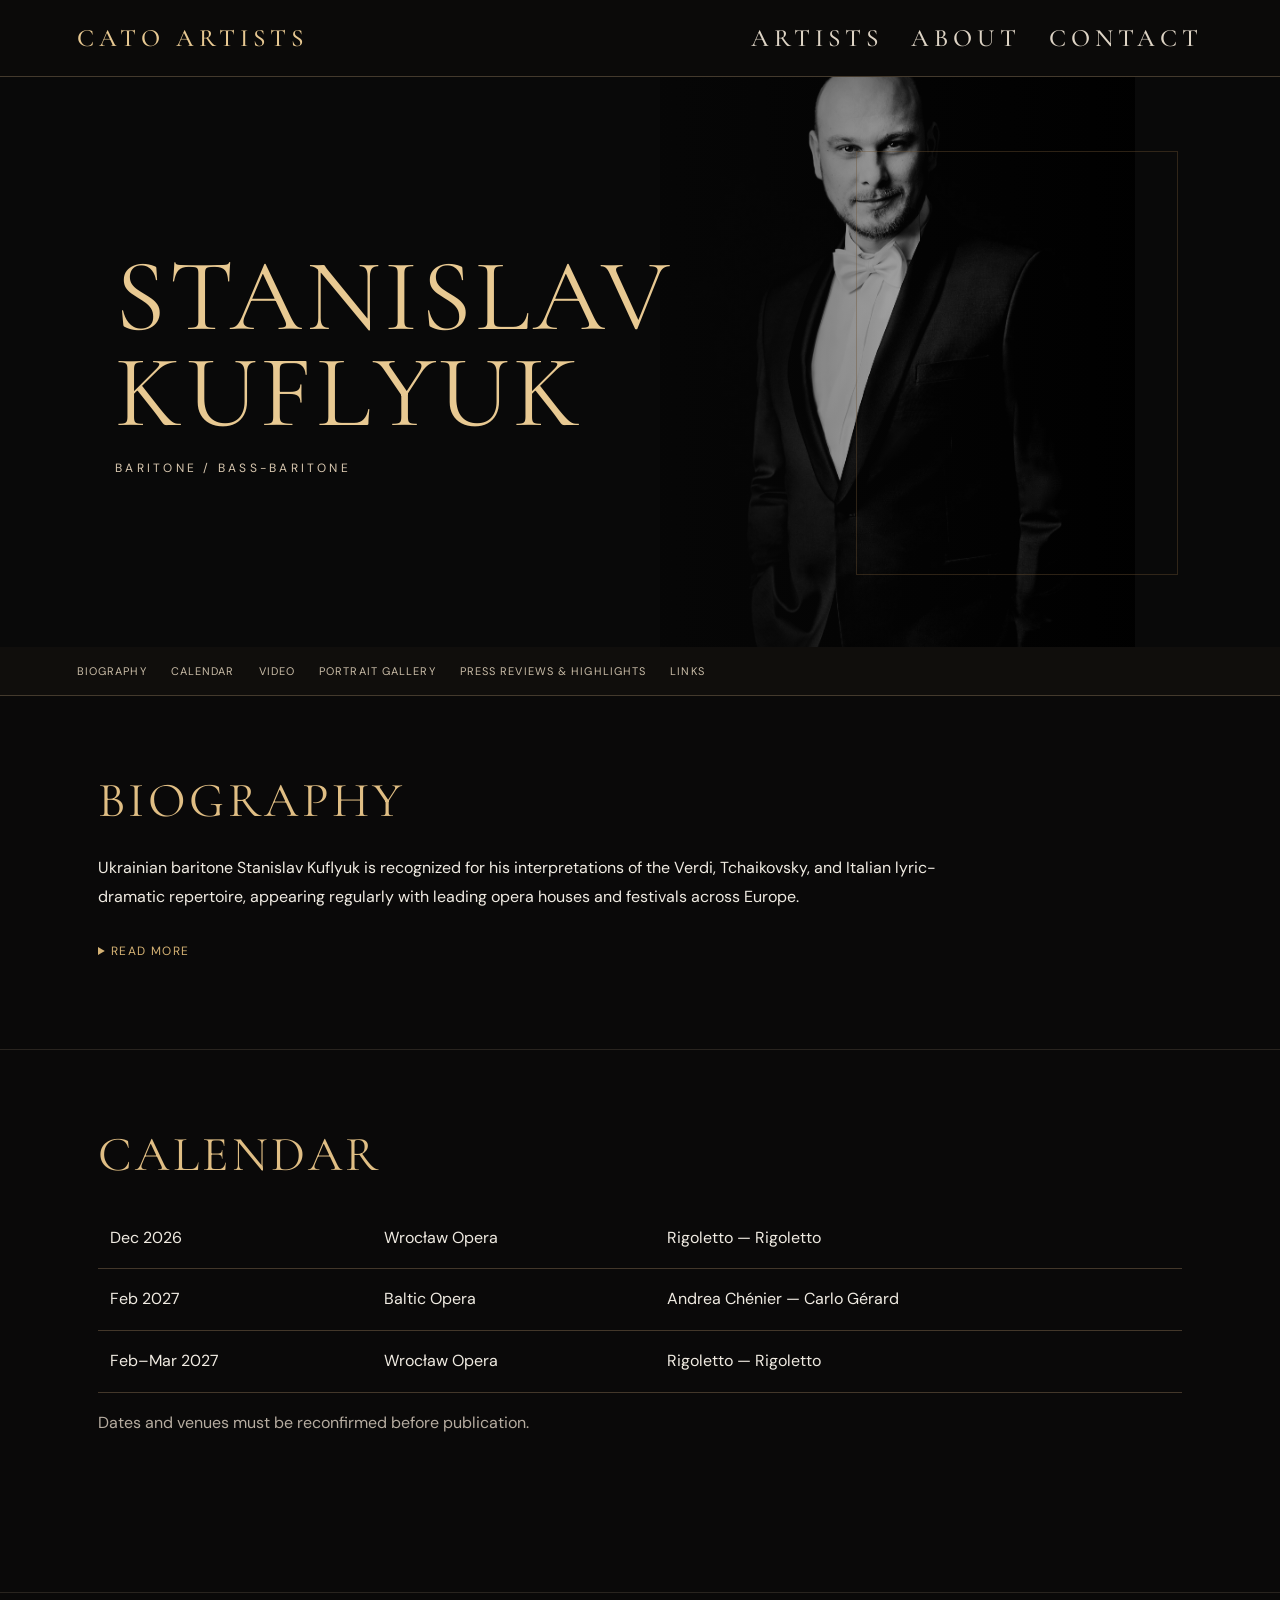
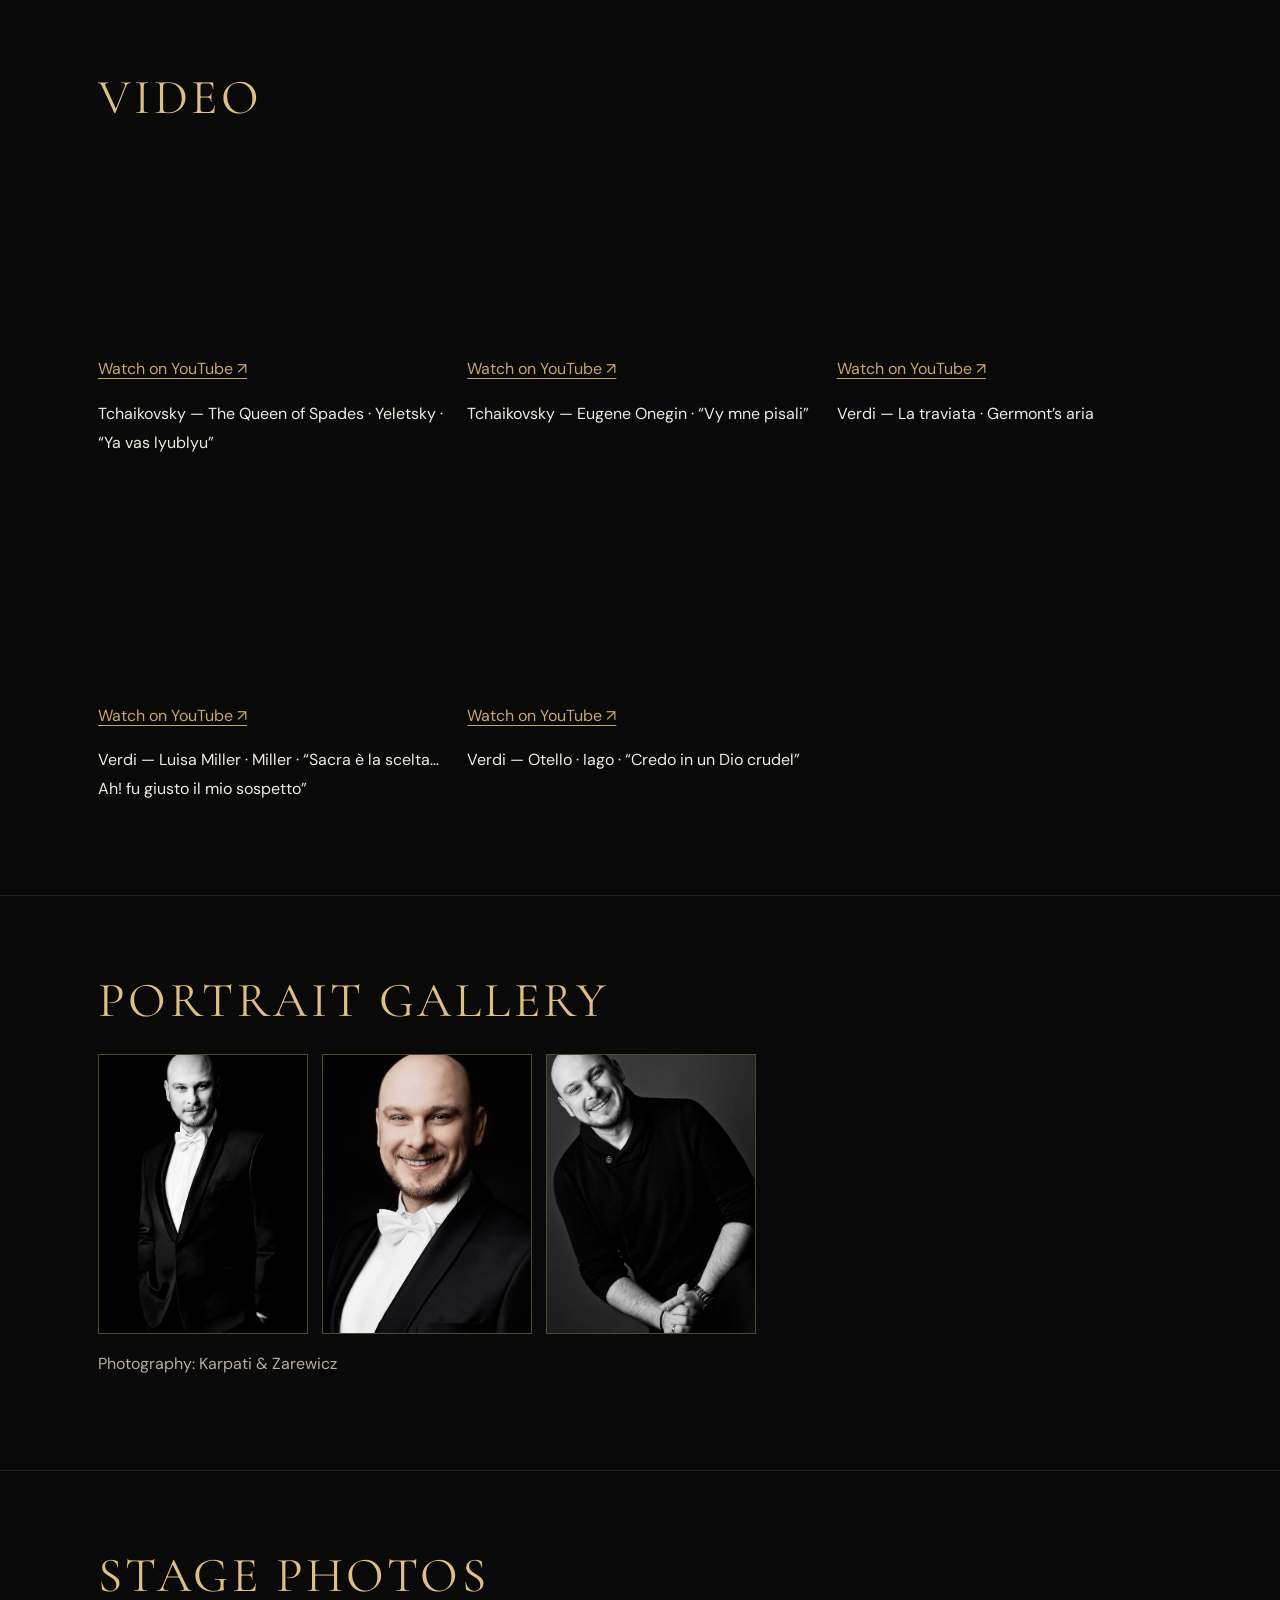
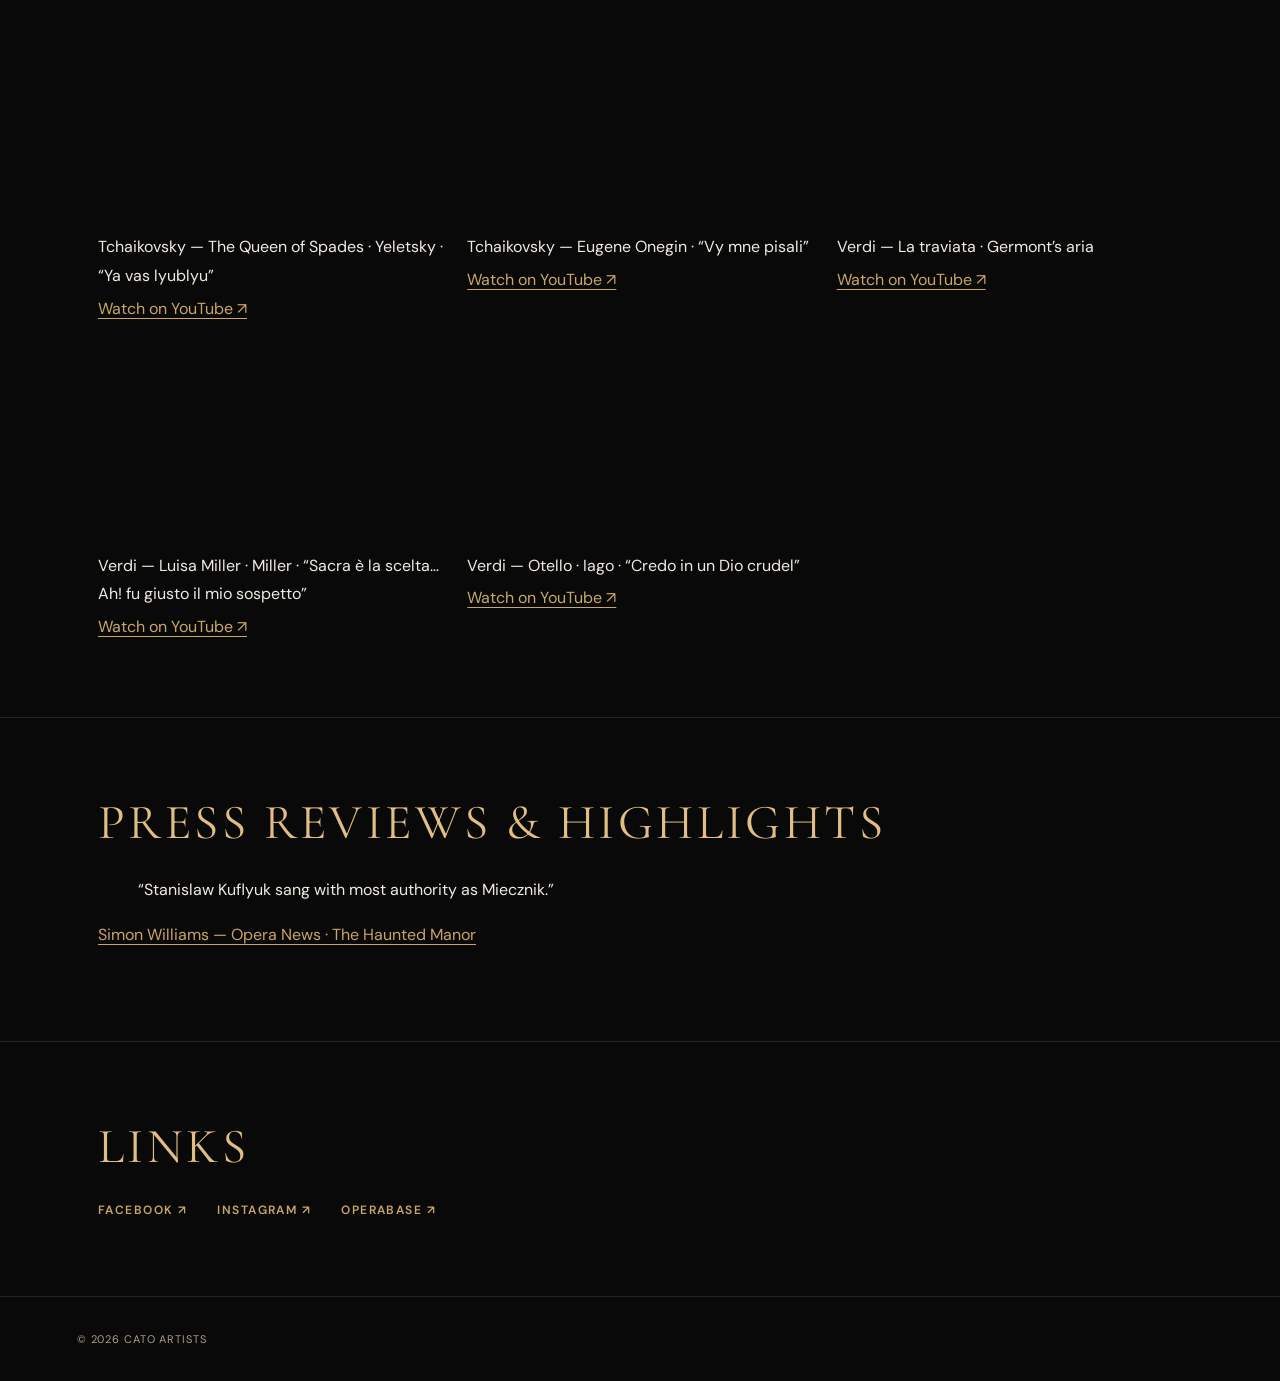
<file: stanislav-kuflyuk.html>
<!DOCTYPE html>

<html lang="en"><head><meta charset="utf-8"/><meta content="width=device-width,initial-scale=1" name="viewport"/><title>Stanislav Kuflyuk | CATO ARTISTS</title><link href="style.css" rel="stylesheet"/></head><body><header><a href="index.html">CATO ARTISTS</a><div class="top-links"><a href="index.html#artists">Artists</a><a href="index.html#about">About</a><a href="index.html#contact">Contact</a></div></header><div class="hero stanislav-hero"><div><h1 data-cms-text="text_1">STANISLAV KUFLYUK</h1><div class="voice">Baritone / Bass-Baritone</div></div></div><nav><a href="#biography">Biography</a><a href="#calendar">Calendar</a><a href="#video">Video</a><a href="#portraits">Portrait Gallery</a><a href="#press">Press Reviews &amp; Highlights</a><a href="#links">Links</a></nav><section id="biography"><div class="wrap"><h2 data-cms-text="text_2">Biography</h2><p data-cms-text="text_3">Ukrainian baritone Stanislav Kuflyuk is recognized for his interpretations of the Verdi, Tchaikovsky, and Italian lyric-dramatic repertoire, appearing regularly with leading opera houses and festivals across Europe.</p><details><summary>Read More</summary><p data-cms-text="text_4">Highlights of his recent seasons include Eugene Onegin at the Philharmonie de Paris, Ford in Falstaff at the Polish National Opera, Gerhard in Trans-Maghreb at the Bregenzer Festspiele, Valentin in Faust in Poznań and Katowice, Robert in Iolanta at the Estonian National Opera, Rodrigo Posa in Don Carlo at Wrocław Opera, and returns as Germont, Iago, Scarpia, Escamillo, Miecznik, and Amonasro in major Polish opera houses.</p><p data-cms-text="text_5">Previous highlights include War and Peace at the Bayerische Staatsoper; Yeletsky in The Queen of Spades, Germont, and Eugene Onegin at the Bolshoi Theatre; as well as Don Giovanni, Figaro, Silvio, Miller, Albert, Sharpless, Belcore, and Rodrigo Posa with Opera Nova, Opera Krakowska, Teatr Wielki w Poznaniu, the Polish National Opera, and the Silesian Opera.</p><p data-cms-text="text_6">A regular guest at major European festivals, he has appeared at the Bregenzer Festspiele, the Kraków Opera Summer Festival, the Bydgoszcz Opera Festival, and the Wrocław Contemporary Opera Festival.</p></details></div></section><section id="calendar"><div class="wrap"><h2 data-cms-text="text_7">Calendar</h2><table class="calendar"><tr><td>Dec 2026</td><td>Wrocław Opera</td><td>Rigoletto — Rigoletto</td></tr><tr><td>Feb 2027</td><td>Baltic Opera</td><td>Andrea Chénier — Carlo Gérard</td></tr><tr><td>Feb–Mar 2027</td><td>Wrocław Opera</td><td>Rigoletto — Rigoletto</td></tr></table><p class="muted" data-cms-text="text_8">Dates and venues must be reconfirmed before publication.</p></div><div id="cms-calendar-list"></div></section><section id="video"><div class="wrap"><h2 data-cms-text="text_9">Video</h2><div class="tiles"><div><iframe allow="accelerometer; autoplay; clipboard-write; encrypted-media; gyroscope; picture-in-picture; web-share" allowfullscreen="" data-cms-video-link="link_11" loading="lazy" src="https://www.youtube-nocookie.com/embed/FQvxWTxk2UQ" style="width:100%;aspect-ratio:16/9;border:0;display:block" title="Performance video thumbnail"></iframe><a data-cms-href="link_11" href="https://www.youtube.com/watch?v=FQvxWTxk2UQ" rel="noopener" style="display:inline-block;margin-top:10px" target="_blank">Watch on YouTube ↗</a><p data-cms-text="text_10">Tchaikovsky — The Queen of Spades · Yeletsky · “Ya vas lyublyu”</p></div><div><iframe allow="accelerometer; autoplay; clipboard-write; encrypted-media; gyroscope; picture-in-picture; web-share" allowfullscreen="" data-cms-video-link="link_12" loading="lazy" src="https://www.youtube-nocookie.com/embed/AC0zSGCEsuE" style="width:100%;aspect-ratio:16/9;border:0;display:block" title="Performance video thumbnail"></iframe><a data-cms-href="link_12" href="https://www.youtube.com/watch?v=AC0zSGCEsuE" rel="noopener" style="display:inline-block;margin-top:10px" target="_blank">Watch on YouTube ↗</a><p data-cms-text="text_11">Tchaikovsky — Eugene Onegin · “Vy mne pisali”</p></div><div><iframe allow="accelerometer; autoplay; clipboard-write; encrypted-media; gyroscope; picture-in-picture; web-share" allowfullscreen="" data-cms-video-link="link_13" loading="lazy" src="https://www.youtube-nocookie.com/embed/KIdi8-n2yTU" style="width:100%;aspect-ratio:16/9;border:0;display:block" title="Performance video thumbnail"></iframe><a data-cms-href="link_13" href="https://www.youtube.com/watch?v=KIdi8-n2yTU" rel="noopener" style="display:inline-block;margin-top:10px" target="_blank">Watch on YouTube ↗</a><p data-cms-text="text_12">Verdi — La traviata · Germont’s aria</p></div><div><iframe allow="accelerometer; autoplay; clipboard-write; encrypted-media; gyroscope; picture-in-picture; web-share" allowfullscreen="" data-cms-video-link="link_14" loading="lazy" src="https://www.youtube-nocookie.com/embed/QejqkB6tQL0" style="width:100%;aspect-ratio:16/9;border:0;display:block" title="Performance video thumbnail"></iframe><a data-cms-href="link_14" href="https://www.youtube.com/watch?v=QejqkB6tQL0" rel="noopener" style="display:inline-block;margin-top:10px" target="_blank">Watch on YouTube ↗</a><p data-cms-text="text_13">Verdi — Luisa Miller · Miller · “Sacra è la scelta… Ah! fu giusto il mio sospetto”</p></div><div><iframe allow="accelerometer; autoplay; clipboard-write; encrypted-media; gyroscope; picture-in-picture; web-share" allowfullscreen="" data-cms-video-link="link_15" loading="lazy" src="https://www.youtube-nocookie.com/embed/mQx0VHIDNa0" style="width:100%;aspect-ratio:16/9;border:0;display:block" title="Performance video thumbnail"></iframe><a data-cms-href="link_15" href="https://www.youtube.com/watch?v=mQx0VHIDNa0" rel="noopener" style="display:inline-block;margin-top:10px" target="_blank">Watch on YouTube ↗</a><p data-cms-text="text_14">Verdi — Otello · Iago · “Credo in un Dio crudel”</p></div></div></div></section><section id="portraits"><div class="wrap"><h2 data-cms-text="text_15">Portrait Gallery</h2><div class="tiles"><a aria-label="Open Stanislav Kuflyuk portrait 1" class="portrait-link" href="images/stanislav-kuflyuk/portrait-1.jpg" target="_blank"><img alt="Stanislav Kuflyuk — portrait 1, photo by Karpati &amp; Zarewicz" data-cms-image="image_6" loading="lazy" src="images/stanislav-kuflyuk/portrait-1.jpg"/></a><a aria-label="Open Stanislav Kuflyuk portrait 2" class="portrait-link" href="images/stanislav-kuflyuk/portrait-2.jpg" target="_blank"><img alt="Stanislav Kuflyuk — portrait 2, photo by Karpati &amp; Zarewicz" data-cms-image="image_7" loading="lazy" src="images/stanislav-kuflyuk/portrait-2.jpg"/></a><a aria-label="Open Stanislav Kuflyuk portrait 3" class="portrait-link" href="images/stanislav-kuflyuk/portrait-3.jpg" target="_blank"><img alt="Stanislav Kuflyuk — portrait 3, photo by Karpati &amp; Zarewicz" data-cms-image="image_8" loading="lazy" src="images/stanislav-kuflyuk/portrait-3.jpg"/></a></div><p class="muted" data-cms-text="text_16">Photography: Karpati &amp; Zarewicz</p></div></section><section class="artist-gallery-section" hidden="" id="artist-gallery"><div class="wrap"><h2>Stage Photos</h2><div class="cato-carousel"><button aria-label="Previous photo" class="carousel-arrow prev" type="button">‹</button><div class="cato-carousel-track"></div><button aria-label="Next photo" class="carousel-arrow next" type="button">›</button></div><div class="gallery-video-grid"></div></div></section><section id="press"><div class="wrap"><h2 data-cms-text="text_20">Press Reviews &amp; Highlights</h2><blockquote data-cms-text="text_21">“Stanislaw Kuflyuk sang with most authority as Miecznik.”</blockquote><p><a data-cms-href="link_21" data-cms-text="text_22" href="https://www.operanews.com/Opera_News_Magazine/2018/11/Reviews/WARSAW__The_Haunted_Manor.html" rel="noopener" target="_blank">Simon Williams — Opera News · The Haunted Manor</a></p></div><div id="cms-reviews-list"></div></section><section id="links" hidden><div class="wrap"><h2 data-cms-text="text_23">Links</h2><p><a data-cms-href="link_22" data-cms-text="text_24" href="https://www.facebook.com/Stanislav-Kuflyuk-Baritone-103612937678642/">Facebook</a> · <a data-cms-href="link_23" data-cms-text="text_25" href="https://www.instagram.com/kuflyuk?igsi=cGcyN2szNm9rdjFx">Instagram</a> · <a data-cms-href="link_24" data-cms-text="text_26" href="https://www.operabase.com/artists/stanislav-kuflyuk-18565/en">Operabase</a></p></div></section><section id="links" class="artist-links-section"><div class="wrap"><h2>Links</h2><div id="cms-artist-links" class="artist-links-grid"></div></div></section><footer>© 2026 CATO ARTISTS</footer><script defer="True" src="cms-content.js"></script></body></html>
</file>
<file: style.css>
@import url('https://fonts.googleapis.com/css2?family=Cormorant+Garamond:wght@400;500;600&family=DM+Sans:wght@400;500;600&display=swap');
:root{--bg:#0a0909;--ink:#f0ebe2;--gold:#c8a46b;--muted:#b6aca0;--line:#443a2d}*{box-sizing:border-box}html{scroll-behavior:smooth}body{margin:0;background:var(--bg);color:var(--ink);font:16px/1.8 'DM Sans',Arial,sans-serif}a{color:var(--gold);text-underline-offset:4px}a:hover{color:#f3d6a2}header{display:flex;align-items:center;justify-content:space-between;gap:20px;padding:23px clamp(24px,6vw,96px);border-bottom:1px solid var(--line);background:#0b0a09}header a{font:500 25px 'Cormorant Garamond',Georgia,serif;letter-spacing:.2em;text-decoration:none;color:#e8c992}header .brand-sub{font:10px 'DM Sans',Arial,sans-serif;letter-spacing:.22em;color:var(--muted)}.top-links{display:flex;gap:28px;font:11px 'DM Sans',Arial,sans-serif;letter-spacing:.14em;text-transform:uppercase}.top-links a{color:#ded4c5;text-decoration:none}.hero{min-height:410px;display:flex;align-items:center;padding:50px clamp(24px,9vw,140px);background:radial-gradient(ellipse at 82% 38%,#3b2d20 0%,#17120f 33%,#090909 72%);position:relative;overflow:hidden}.hero:after{content:'';position:absolute;right:8%;top:13%;height:74%;width:25%;border:1px solid #6e5434;opacity:.4;pointer-events:none}.hero h1{font:400 clamp(54px,8vw,112px)/.94 'Cormorant Garamond',Georgia,serif;letter-spacing:.035em;color:#e8c992;margin:0 0 20px}.voice{font:12px 'DM Sans',Arial,sans-serif;letter-spacing:.27em;text-transform:uppercase;color:#d9c8b0}.hero-note{font:11px 'DM Sans',Arial,sans-serif;letter-spacing:.12em;color:#a58b69;margin-top:28px;text-transform:uppercase}nav{padding:17px clamp(24px,6vw,96px);border-bottom:1px solid var(--line);display:flex;flex-wrap:wrap;gap:24px;background:#100e0c}nav a{font:11px 'DM Sans',Arial,sans-serif;letter-spacing:.1em;text-transform:uppercase;text-decoration:none;color:#c9bca7}.wrap{max-width:1140px;margin:auto;padding:75px 28px}section{border-bottom:1px solid #29241f}h2{font:400 clamp(33px,4vw,49px) 'Cormorant Garamond',Georgia,serif;color:#e0be84;text-transform:uppercase;letter-spacing:.07em;margin:0 0 24px}h3{font-family:'Cormorant Garamond',Georgia,serif;font-size:27px;font-weight:500}p{max-width:870px}.muted{color:var(--muted)}.tiles{display:grid;grid-template-columns:repeat(auto-fit,minmax(min(100%,270px),1fr));gap:20px}.tile{border:1px solid #544630;min-height:160px;display:flex;align-items:center;justify-content:center;text-align:center;color:#b8ad9b;padding:18px;background:#13100e}.calendar{border-collapse:collapse;width:100%}.calendar td,.calendar th{padding:16px 12px;border-bottom:1px solid #43372a;text-align:left;vertical-align:top}.calendar th{font:11px 'DM Sans',Arial,sans-serif;letter-spacing:.14em;text-transform:uppercase;color:#d5b274}details summary{color:#d5b274;cursor:pointer;text-transform:uppercase;font:12px 'DM Sans',Arial,sans-serif;letter-spacing:.12em;padding:15px 0}blockquote{max-width:950px}footer{padding:35px clamp(24px,6vw,96px);font:11px 'DM Sans',Arial,sans-serif;letter-spacing:.08em;color:#a99d8a}.video-card{border:1px solid #55472f;padding:12px;background:#111}.video-card iframe{width:100%;aspect-ratio:16/9;border:0}.video-card p{margin:8px 0 0}.video-card a{font:12px Arial}.site-intro{min-height:440px;display:flex;align-items:center;padding:80px clamp(24px,9vw,140px);background:radial-gradient(ellipse at 85% 35%,#403020,#15110e 42%,#090909 78%)}.eyebrow{color:#c8a46b;letter-spacing:.26em;text-transform:uppercase;font-size:11px}.site-intro h1{font:400 clamp(65px,11vw,155px)/.92 'Cormorant Garamond',Georgia,serif;letter-spacing:.045em;margin:22px 0;color:#e8c992}.site-intro p{max-width:540px;color:#d4c8b9;font-size:16px}.artist-grid{display:grid;grid-template-columns:repeat(3,minmax(0,1fr));gap:18px}.artist-card{display:flex;flex-direction:column;justify-content:end;min-height:340px;padding:28px;background:linear-gradient(150deg,#292016,#100e0c 55%,#17110c);border:1px solid #51402d;text-decoration:none;position:relative;overflow:hidden;transition:transform .2s,border-color .2s}.artist-card:hover{transform:translateY(-4px);border-color:#d6b27b}.artist-card:before{content:'';position:absolute;width:68%;height:80%;top:8%;right:-10%;border:1px solid #80633e;opacity:.32}.artist-card .number{position:absolute;top:23px;left:27px;color:#907650;font-size:12px;letter-spacing:.15em}.artist-card strong{font:400 39px/1 'Cormorant Garamond',Georgia,serif;color:#f0d4a3;position:relative}.artist-card small{font:11px 'DM Sans',Arial,sans-serif;letter-spacing:.16em;text-transform:uppercase;color:#d1c4b3;margin-top:15px;position:relative}.section-note{color:#aaa092;max-width:700px}.contact-section{background:#100d0a;text-align:center}.contact-section .wrap{display:flex;flex-direction:column;align-items:center}@media(max-width:850px){.artist-grid{grid-template-columns:repeat(2,minmax(0,1fr))}.top-links{gap:12px}}@media(max-width:600px){header{align-items:flex-start;flex-direction:column}.artist-grid{grid-template-columns:1fr}.artist-card{min-height:230px}.hero{min-height:320px}.hero:after{display:none}.wrap{padding:55px 20px}.calendar td,.calendar th{padding:11px 7px;font-size:13px}.site-intro{min-height:390px}}

/* Reinaldo Droz — approved portrait photography */
.reinaldo-hero{min-height:650px;background:linear-gradient(90deg,#090909 0%,#090909 28%,rgba(9,9,9,.91) 43%,rgba(9,9,9,.15) 76%),url('images/reinaldo-droz/portrait-3.jpg') center 27%/cover no-repeat}
.reinaldo-hero:after{display:none}.reinaldo-hero>div{position:relative;z-index:1;max-width:650px}.reinaldo-hero h1{text-shadow:0 3px 25px #080808}
.reinaldo-card{background:linear-gradient(0deg,rgba(5,5,5,.94),rgba(5,5,5,.06) 78%),url('images/reinaldo-droz/portrait-5.jpg') center 25%/cover no-repeat}.reinaldo-card:before{display:none}.reinaldo-card strong,.reinaldo-card small{z-index:1;text-shadow:0 2px 15px #000}
.portrait-photo{margin:0;background:#141414;border:1px solid #51402d;overflow:hidden;aspect-ratio:3/4}.portrait-photo img{width:100%;height:100%;object-fit:cover;display:block;transition:transform .3s}.portrait-photo:hover img{transform:scale(1.035)}
@media(max-width:650px){.reinaldo-hero{min-height:540px;align-items:end;padding-bottom:65px;background:linear-gradient(0deg,#090909 1%,rgba(9,9,9,.82) 23%,rgba(9,9,9,.03) 78%),url('images/reinaldo-droz/portrait-3.jpg') 56% top/cover no-repeat}.reinaldo-hero h1{font-size:clamp(52px,13vw,80px)}}

/* Diana Lamar portraits */
.diana-hero{min-height:570px;background:linear-gradient(90deg,#090909 0%,#090909 25%,rgba(9,9,9,.86) 46%,rgba(9,9,9,.05) 82%),url('images/diana-lamar/portrait-1.jpg') right 32%/auto 115% no-repeat,#090909}
.diana-hero:after{display:none}.diana-hero>div{position:relative;z-index:1}
.diana-card{background:linear-gradient(0deg,rgba(5,5,5,.95),rgba(5,5,5,.08) 75%),url('images/diana-lamar/portrait-5.jpg') center 34%/cover no-repeat!important;min-height:350px;justify-content:flex-end}
.portrait-tile{display:block;overflow:hidden;border:1px solid #55472f;background:#14110f;aspect-ratio:3/4}.portrait-tile img{width:100%;height:100%;object-fit:cover;display:block;transition:transform .35s}.portrait-tile:hover img{transform:scale(1.035)}
@media(max-width:700px){.diana-hero{min-height:550px;align-items:flex-end;background:linear-gradient(0deg,#090909 0%,rgba(9,9,9,.8) 24%,rgba(9,9,9,.12) 80%),url('images/diana-lamar/portrait-1.jpg') 65% top/auto 100% no-repeat,#090909}.diana-hero h1{font-size:clamp(48px,11vw,75px)}}

/* Jolana Slavikova — artist portraits */
.jolana-hero{min-height:590px;background:linear-gradient(90deg,#090909 0%,#090909 24%,rgba(9,9,9,.87) 44%,rgba(9,9,9,.06) 82%),url('images/jolana-slavikova/portrait-3.jpg') right 36%/auto 112% no-repeat,#090909}
.jolana-hero:after{display:none}.jolana-hero>div{position:relative;z-index:1;max-width:720px}.jolana-hero h1{text-shadow:0 2px 18px #090909}
.jolana-card{background:linear-gradient(0deg,rgba(5,5,5,.96),rgba(5,5,5,.04) 75%),url('images/jolana-slavikova/portrait-7.jpg') center 25%/cover no-repeat!important;min-height:350px}.jolana-card:before{display:none}
@media(max-width:700px){.jolana-hero{min-height:540px;align-items:flex-end;background:linear-gradient(0deg,#090909 0%,rgba(9,9,9,.82) 26%,rgba(9,9,9,.04) 82%),url('images/jolana-slavikova/portrait-3.jpg') 59% top/auto 100% no-repeat,#090909}.jolana-hero h1{font-size:clamp(44px,10vw,72px)}}

/* Benedetta Marchesi portraits */
.benedetta-hero{min-height:560px;background:linear-gradient(90deg,#090909 0%,#0a0909 30%,rgba(10,9,9,.85) 48%,rgba(10,9,9,.1) 100%),url('images/benedetta-marchesi/portrait-2.jpg') 80% 32%/auto 125% no-repeat,#090909}
.benedetta-hero:after{display:none}.benedetta-hero>div{position:relative;z-index:1;max-width:670px}.benedetta-hero h1{text-shadow:0 2px 25px #000}
.benedetta-card{background:linear-gradient(0deg,rgba(0,0,0,.9),rgba(0,0,0,.1) 70%),url('images/benedetta-marchesi/portrait-4.jpg') center 30%/cover no-repeat}.benedetta-card:before{display:none}
#portraits .portrait-link{display:block;overflow:hidden;border:1px solid #544630;background:#15110e;aspect-ratio:3/4}#portraits .portrait-link img{width:100%;height:100%;object-fit:cover;display:block;transition:transform .35s}#portraits .portrait-link:hover img{transform:scale(1.045)}
@media(max-width:700px){.benedetta-hero{min-height:470px;background:linear-gradient(0deg,#090909 0%,rgba(9,9,9,.65) 40%,rgba(9,9,9,.12) 100%),url('images/benedetta-marchesi/portrait-2.jpg') 70% 30%/cover no-repeat}}

/* Stanislav Kuflyuk — photography by Karpati & Zarewicz */
.stanislav-hero{min-height:570px;background:linear-gradient(90deg,#090909 0%,#090909 22%,rgba(9,9,9,.85) 42%,rgba(9,9,9,.03) 90%),url('images/stanislav-kuflyuk/portrait-1.jpg') 82% 30%/auto 125% no-repeat,#090909}
.stanislav-card{background:linear-gradient(0deg,rgba(0,0,0,.9),rgba(0,0,0,.05) 75%),url('images/stanislav-kuflyuk/portrait-2.jpg') center 27%/cover no-repeat!important}.stanislav-card:before{display:none}
@media(max-width:700px){.stanislav-hero{min-height:500px;background:linear-gradient(0deg,#090909 0%,rgba(9,9,9,.76) 38%,rgba(9,9,9,.12) 100%),url('images/stanislav-kuflyuk/portrait-1.jpg') 62% top/auto 100% no-repeat,#090909}}

/* Sebastian Rutkowski portraits */
.sebastian-hero{min-height:570px;background:linear-gradient(90deg,#090909 0%,#090909 23%,rgba(9,9,9,.83) 46%,rgba(9,9,9,.03) 100%),url('images/sebastian-rutkowski/portrait-2.jpg') 85% 28%/auto 115% no-repeat,#090909}
.sebastian-hero:after{display:none}.sebastian-hero>div{position:relative;z-index:1}.sebastian-hero h1{text-shadow:0 2px 25px #000}
.sebastian-card{background:linear-gradient(0deg,rgba(0,0,0,.92),rgba(0,0,0,.04) 76%),url('images/sebastian-rutkowski/portrait-1.jpg') center 28%/cover no-repeat!important}.sebastian-card:before{display:none}
@media(max-width:700px){.sebastian-hero{min-height:500px;align-items:flex-end;background:linear-gradient(0deg,#090909 0%,rgba(9,9,9,.78) 32%,rgba(9,9,9,.06) 90%),url('images/sebastian-rutkowski/portrait-2.jpg') 65% top/auto 100% no-repeat,#090909}.sebastian-hero h1{font-size:clamp(43px,10vw,72px)}}

/* Editorial home page, October 2026 */
.home-page{background:#090909;color:#eae5dc}.home-page .home-header{position:absolute;z-index:10;top:0;left:0;right:0;display:flex;align-items:center;justify-content:space-between;padding:26px clamp(24px,5vw,88px);border-bottom:1px solid rgba(216,187,137,.23);background:linear-gradient(180deg,rgba(0,0,0,.65),rgba(0,0,0,.08))}.home-brand{font:400 clamp(21px,2.1vw,30px)/1 Georgia,serif!important;letter-spacing:.22em!important;color:#ead5b1!important;white-space:nowrap}.home-brand span{font-weight:400}.home-brand small{display:block;font:8px/1.4 Arial,sans-serif;letter-spacing:.35em;color:#b9a990;margin-top:9px}.home-page .home-nav{padding:0;border:0;background:none;display:flex;gap:clamp(16px,3vw,45px)}.home-nav a{color:#e5dacf;font:11px Arial,sans-serif;letter-spacing:.2em;text-decoration:none;text-transform:uppercase}.home-hero{min-height:min(850px,100svh);height:780px;position:relative;display:flex;align-items:center;overflow:hidden;background:#080808}.home-hero-image{position:absolute;inset:0;background:linear-gradient(90deg,#080808 0%,rgba(8,8,8,.98) 22%,rgba(8,8,8,.63) 48%,rgba(8,8,8,.08) 78%),linear-gradient(0deg,#080808 0%,transparent 25%),url('images/diana-lamar/portrait-1.jpg') 83% 29%/auto 115% no-repeat}.home-hero-content{position:relative;z-index:1;margin-left:clamp(26px,9vw,160px);padding:120px 20px 70px 0;max-width:830px}.home-kicker,.home-overline{font:10px Arial,sans-serif;letter-spacing:.34em;color:#d3ad71}.home-kicker-line{display:inline-block;width:32px;height:1px;background:#d3ad71;vertical-align:middle;margin-right:15px}.home-hero h1{font:400 clamp(62px,8.6vw,135px)/.96 Georgia,serif;letter-spacing:-.065em;color:#f4eee5;margin:38px 0 32px}.home-hero h1 em,.home-roster h2 em,.home-manifesto h2 em,.home-contact h2 em{font-weight:400;color:#d1ac72}.home-hero-content p{font-size:clamp(14px,1.25vw,17px);line-height:1.9;color:#c8bdb1;letter-spacing:.03em}.home-cta{display:inline-flex;gap:60px;align-items:center;margin-top:28px;border:1px solid #b79866;padding:15px 23px;color:#f0d8b4;text-decoration:none;font:11px Arial,sans-serif;letter-spacing:.17em;text-transform:uppercase;transition:background .2s}.home-cta:hover{background:rgba(185,149,94,.18)}.home-hero-side{position:absolute;right:24px;top:50%;writing-mode:vertical-rl;letter-spacing:.25em;font:9px Arial,sans-serif;color:#b6a58d}.home-scroll{position:absolute;bottom:30px;left:clamp(26px,9vw,160px);font:9px Arial,sans-serif;letter-spacing:.24em;text-decoration:none;color:#b6a58d}.home-scroll span{margin-left:14px}.home-roster{padding:110px clamp(20px,5vw,90px) 125px;background:#0d0c0b}.home-section-heading{max-width:1500px;margin:0 auto 42px;display:flex;align-items:end;justify-content:space-between;gap:30px}.home-roster h2,.home-manifesto h2,.home-contact h2{font:400 clamp(53px,6.3vw,100px)/1.02 Georgia,serif;letter-spacing:-.06em;text-transform:none;color:#f0e9df;margin:16px 0 0}.home-section-heading p{font-size:14px;line-height:1.8;color:#aa9e90}.roster-grid{max-width:1500px;margin:auto;display:grid;grid-template-columns:repeat(3,minmax(0,1fr));gap:16px}.roster-card{position:relative;display:block;aspect-ratio: .78;min-height:390px;overflow:hidden;background:#191714;border:1px solid #29231d;text-decoration:none}.roster-card img{width:100%;height:100%;object-fit:cover;object-position:center 27%;display:block;filter:saturate(.82) brightness(.83);transition:transform .55s,filter .55s}.roster-card:hover img{transform:scale(1.055);filter:saturate(.95) brightness(.95)}.roster-shade{position:absolute;inset:0;background:linear-gradient(0deg,rgba(0,0,0,.94),rgba(0,0,0,.27) 43%,transparent 70%)}.roster-index{position:absolute;top:20px;left:22px;font:10px Arial,sans-serif;letter-spacing:.2em;color:#e1c493}.roster-info{position:absolute;bottom:0;left:0;right:0;padding:30px clamp(18px,2.7vw,42px)}.roster-voice{display:block;font:10px Arial,sans-serif;letter-spacing:.25em;text-transform:uppercase;color:#d9b77f;margin-bottom:12px}.roster-info strong{display:block;font:400 clamp(36px,3.5vw,61px)/.99 Georgia,serif;letter-spacing:-.045em;color:#fff8ec}.roster-link{display:flex;justify-content:space-between;align-items:center;margin-top:22px;padding-top:13px;border-top:1px solid rgba(230,209,175,.45);font:10px Arial,sans-serif;text-transform:uppercase;letter-spacing:.18em;color:#d6c2a5}.home-manifesto{padding:125px clamp(26px,9vw,160px);background:radial-gradient(ellipse at 90% 0%,#2a2118,#0d0b0a 65%)}.manifesto-layout{display:grid;grid-template-columns:1.15fr .85fr;gap:70px;align-items:center}.home-manifesto h2{font-size:clamp(60px,7vw,112px)}.manifesto-layout>div{padding-top:30px}.manifesto-layout p{color:#bfb3a5;font-size:16px;line-height:1.95}.home-text-link{display:inline-block;margin-top:24px;color:#d9b77f;text-transform:uppercase;letter-spacing:.18em;font:11px Arial,sans-serif;text-decoration:none;border-bottom:1px solid #a88c62;padding-bottom:12px}.home-contact{text-align:center;padding:120px 20px 135px;background:#0a0908}.home-contact h2{margin:30px 0}.home-contact p{margin:0 auto 26px;color:#bdb0a0}.contact-placeholder{font:10px Arial,sans-serif;text-transform:uppercase;letter-spacing:.2em;color:#a58b67}.home-footer{display:flex;justify-content:space-between;gap:20px;flex-wrap:wrap;border-top:1px solid #342a20;color:#aa9780;font:10px Arial,sans-serif;letter-spacing:.18em;padding:30px clamp(24px,5vw,88px)}
@media(max-width:900px){.roster-grid{grid-template-columns:repeat(2,minmax(0,1fr))}.manifesto-layout{grid-template-columns:1fr;gap:20px}.home-hero-image{background:linear-gradient(90deg,#080808 0%,rgba(8,8,8,.82) 45%,rgba(8,8,8,.2) 100%),linear-gradient(0deg,#080808,transparent 35%),url('images/diana-lamar/portrait-1.jpg') 80% center/auto 100% no-repeat}.home-hero{height:710px}}
@media(max-width:600px){.home-page .home-header{padding:18px 20px;align-items:start}.home-brand{font-size:19px!important}.home-brand small{font-size:7px}.home-page .home-nav{gap:12px}.home-nav a{font-size:9px}.home-hero{min-height:690px;height:90svh;align-items:end}.home-hero-image{background:linear-gradient(0deg,#080808 0%,rgba(8,8,8,.93) 25%,rgba(8,8,8,.13) 75%),url('images/diana-lamar/portrait-1.jpg') 65% top/auto 80% no-repeat}.home-hero-content{margin-left:25px;padding:0 16px 110px 0}.home-hero h1{font-size:clamp(55px,13vw,85px);margin:22px 0}.home-hero-side{display:none}.home-scroll{left:25px}.home-roster{padding:70px 17px 85px}.home-section-heading{display:block}.home-section-heading p{margin-top:15px}.roster-grid{grid-template-columns:1fr;gap:18px}.roster-card{min-height:410px;aspect-ratio:.85}.roster-info strong{font-size:49px}.home-manifesto{padding:85px 25px}.home-manifesto h2{font-size:clamp(53px,12vw,75px)}.home-contact{padding:90px 20px}.home-footer{font-size:9px}}

.agency-contact-details{display:flex;flex-direction:column;align-items:center;gap:12px;margin-top:30px}.agency-contact-details a{color:#d7b77b;text-decoration:none;font-size:clamp(17px,2vw,24px);letter-spacing:.025em}.agency-contact-details a:hover{text-decoration:underline}

/* Compact galleries and horizontally scrolling stage-photo carousel */
.tiles{grid-template-columns:repeat(auto-fill,minmax(155px,210px));gap:14px}
.portrait-tile{aspect-ratio:3/4}
.cato-carousel{display:flex;align-items:center;gap:12px;max-width:920px;margin:24px auto 42px}
.cato-carousel-track{display:flex;overflow-x:auto;scroll-snap-type:x mandatory;scrollbar-width:thin;gap:16px;flex:1;min-width:0}
.stage-slide{margin:0;flex:0 0 min(78%,380px);height:450px;scroll-snap-align:center;display:flex;justify-content:center;align-items:center;background:#111}
.stage-slide img{width:100%;height:100%;object-fit:contain}
.carousel-arrow{border:1px solid #b79a5b;background:transparent;color:#d5b576;font-size:32px;cursor:pointer;width:42px;height:52px;flex:0 0 42px}
.stage-intro{color:#c6bba7}.stage-video-grid{display:grid;grid-template-columns:repeat(auto-fit,minmax(260px,1fr));gap:20px;margin-bottom:50px}.stage-video-item iframe{width:100%;aspect-ratio:16/9;border:0}.stage-video-item p{color:#d5b576}
[hidden]{display:none!important}
@media(max-width:600px){.tiles{grid-template-columns:repeat(2,minmax(0,1fr))}.stage-slide{height:330px;flex-basis:85%}.carousel-arrow{width:30px;flex-basis:30px}}

/* Editable galleries for every artist */
.artist-gallery-section .cato-carousel-track{display:flex;gap:16px;overflow-x:auto;scroll-snap-type:x mandatory;scrollbar-width:thin;padding:12px 2px}
.artist-gallery-section .stage-slide{flex:0 0 clamp(210px,35%,370px);margin:0;scroll-snap-align:start}
.artist-gallery-section .stage-slide img{display:block;width:100%;height:clamp(220px,33vw,370px);object-fit:contain;background:#101010}
.artist-gallery-section .gallery-video-grid{display:grid;grid-template-columns:repeat(auto-fit,minmax(min(100%,290px),1fr));gap:24px;margin-top:30px}
.artist-gallery-section .gallery-video-item iframe{width:100%;aspect-ratio:16/9;border:0}
.artist-gallery-section .gallery-video-item p{margin:10px 0 5px}
.artist-gallery-section .gallery-video-item a{color:#c8a76a}
@media(max-width:650px){.artist-gallery-section .stage-slide{flex-basis:78%}}

/* CMS repeatable sections */
[hidden] { display: none !important; }
#cms-calendar-list { margin-top: 18px; }
#cms-reviews-list blockquote { max-width: 100%; }
#artist-gallery .gallery-video-grid { display:grid; grid-template-columns:repeat(auto-fit,minmax(260px,1fr)); gap:18px; margin-top:24px; }
#artist-gallery .gallery-video-item iframe { width:100%; aspect-ratio:16/9; border:0; display:block; }
#artist-gallery .gallery-video-item p { margin:10px 0 4px; }


/* Final desktop refinements requested by CATO ARTISTS.
   Keep mobile styles unchanged. */
@media (min-width: 900px) {
  /* CMS-generated calendar/review lists align with the same inner column as .wrap. */
  #cms-calendar-list,
  #cms-reviews-list {
    width: 100%;
    max-width: 1140px;
    margin-left: auto;
    margin-right: auto;
    padding-left: 28px;
    padding-right: 28px;
  }
  #cms-calendar-list { margin-top: 18px; padding-bottom: 45px; }
  #cms-calendar-list table.calendar { width: 100%; table-layout: auto; }

  /* Slightly larger video players on desktop only. */
  #video .tiles,
  .stage-video-grid,
  #artist-gallery .gallery-video-grid {
    grid-template-columns: repeat(auto-fit, minmax(min(100%, 330px), 1fr));
    gap: 24px;
  }
  #video .video-card iframe,
  .stage-video-item iframe,
  #artist-gallery .gallery-video-item iframe {
    width: 100%;
    aspect-ratio: 16 / 9;
    display: block;
  }
}

/* Use the same text alignment as the existing artist-page press styling. */
#cms-reviews-list blockquote { text-align: inherit; }
#cms-reviews-list blockquote p { text-align: inherit; }

/* Artist links — consistent with existing CATO ARTISTS typography */
.artist-links-grid{display:flex;flex-wrap:wrap;gap:14px 30px;align-items:center}
.artist-links-grid a{color:#c8a76a;font-size:12px;font-weight:600;letter-spacing:.12em;text-decoration:none;text-transform:uppercase}
.artist-links-grid a:hover{text-decoration:underline}
</file>
